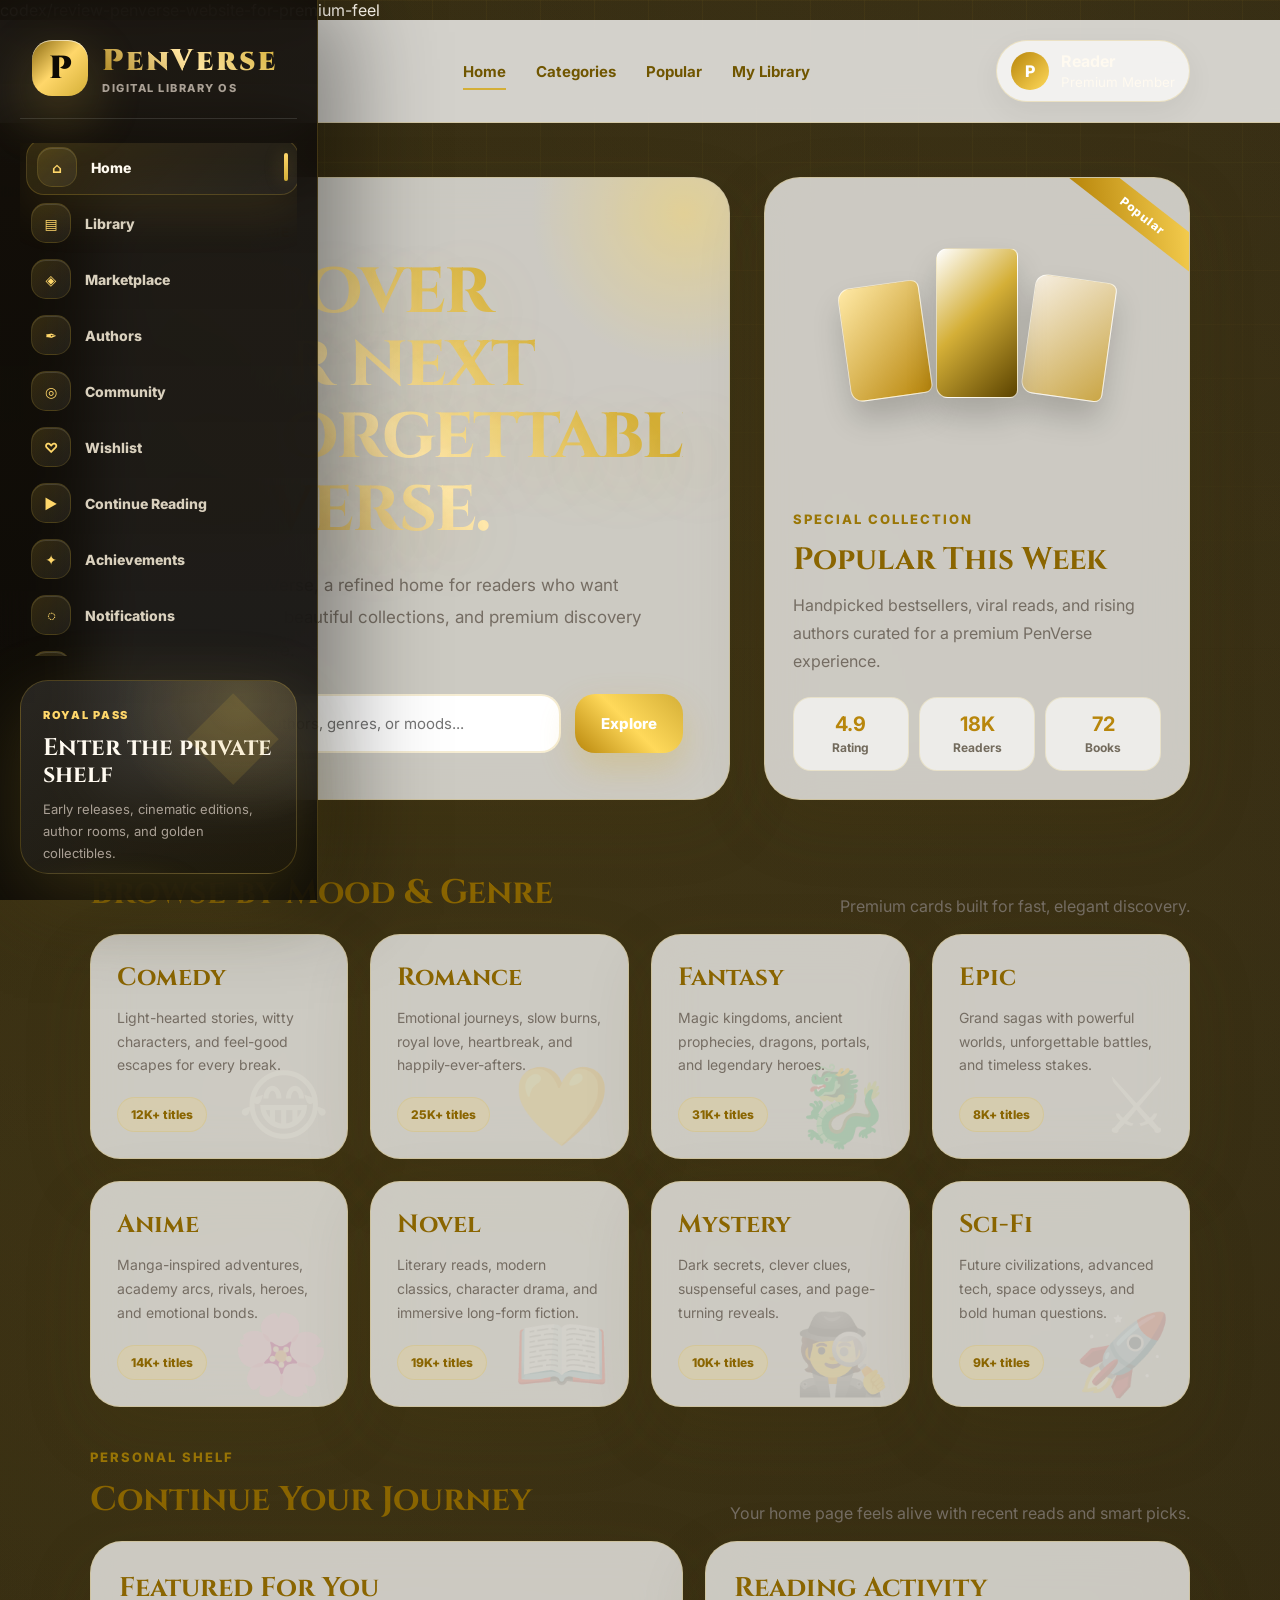
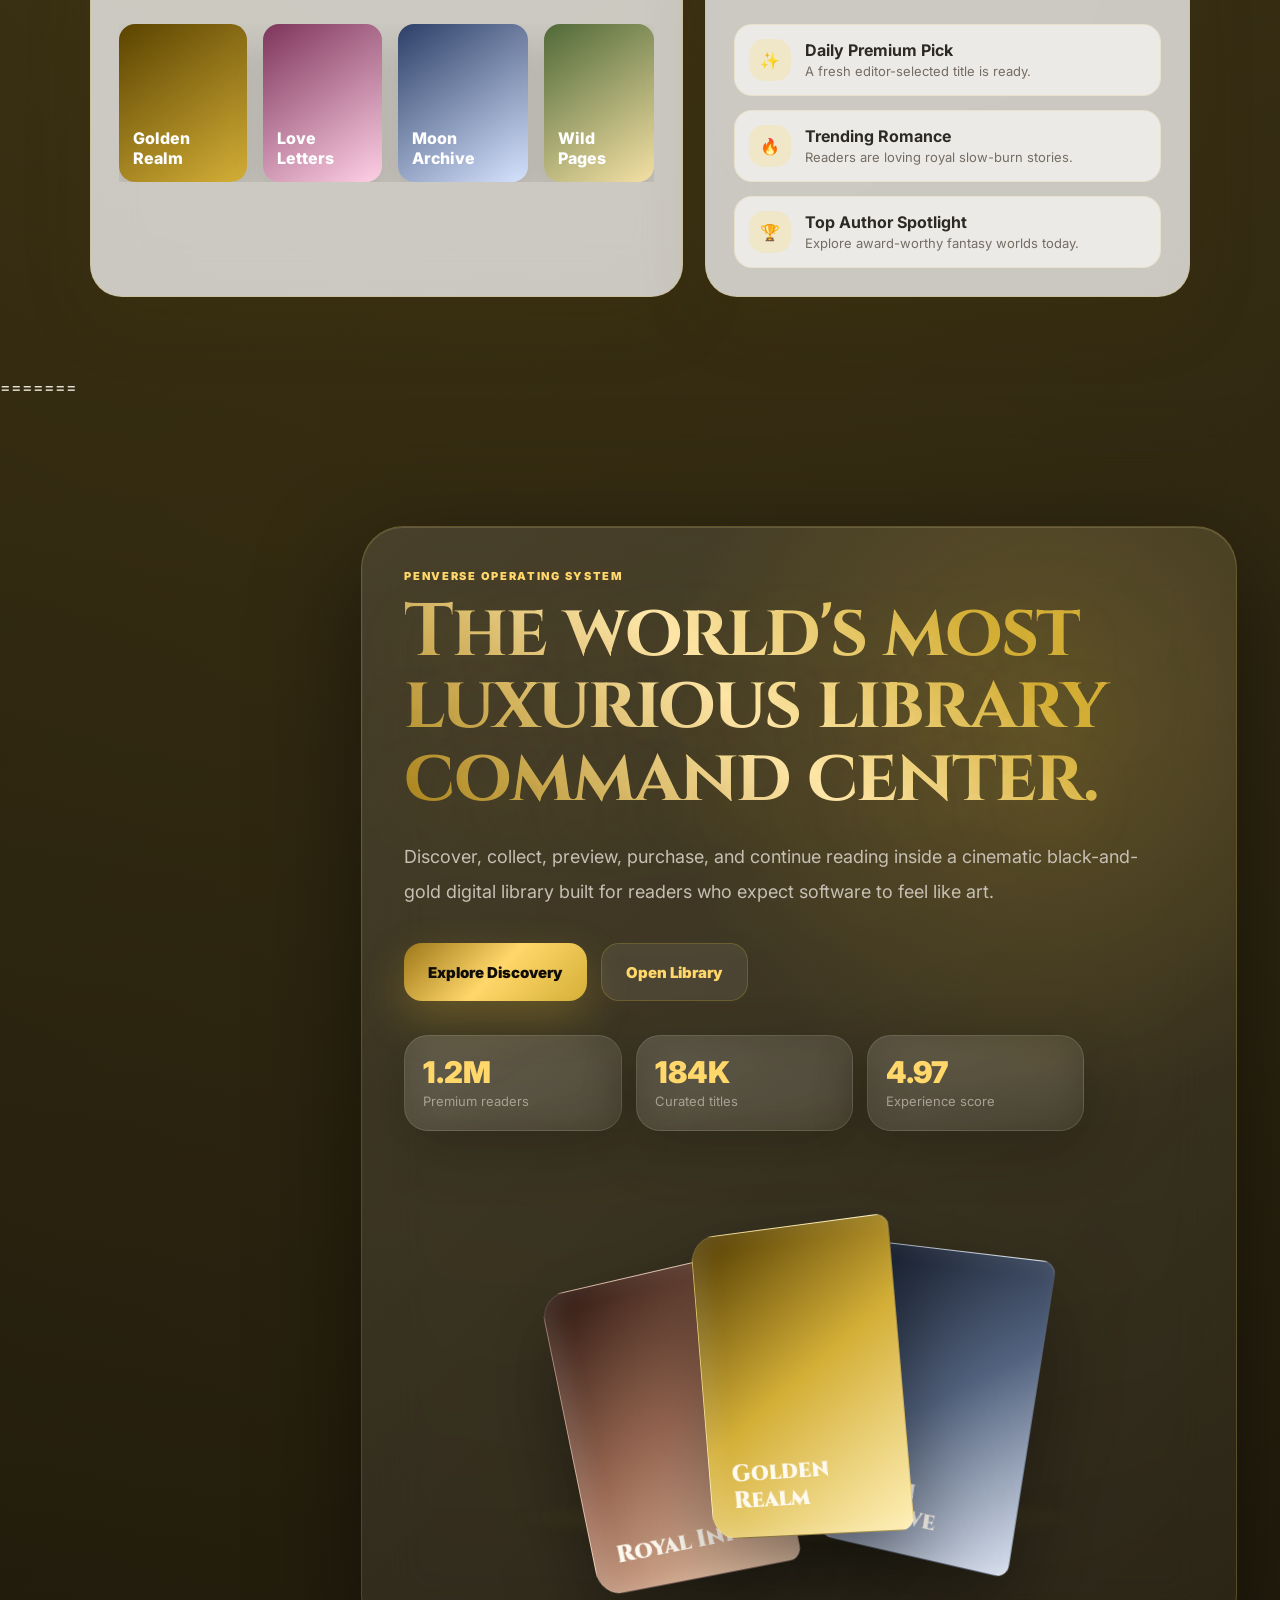
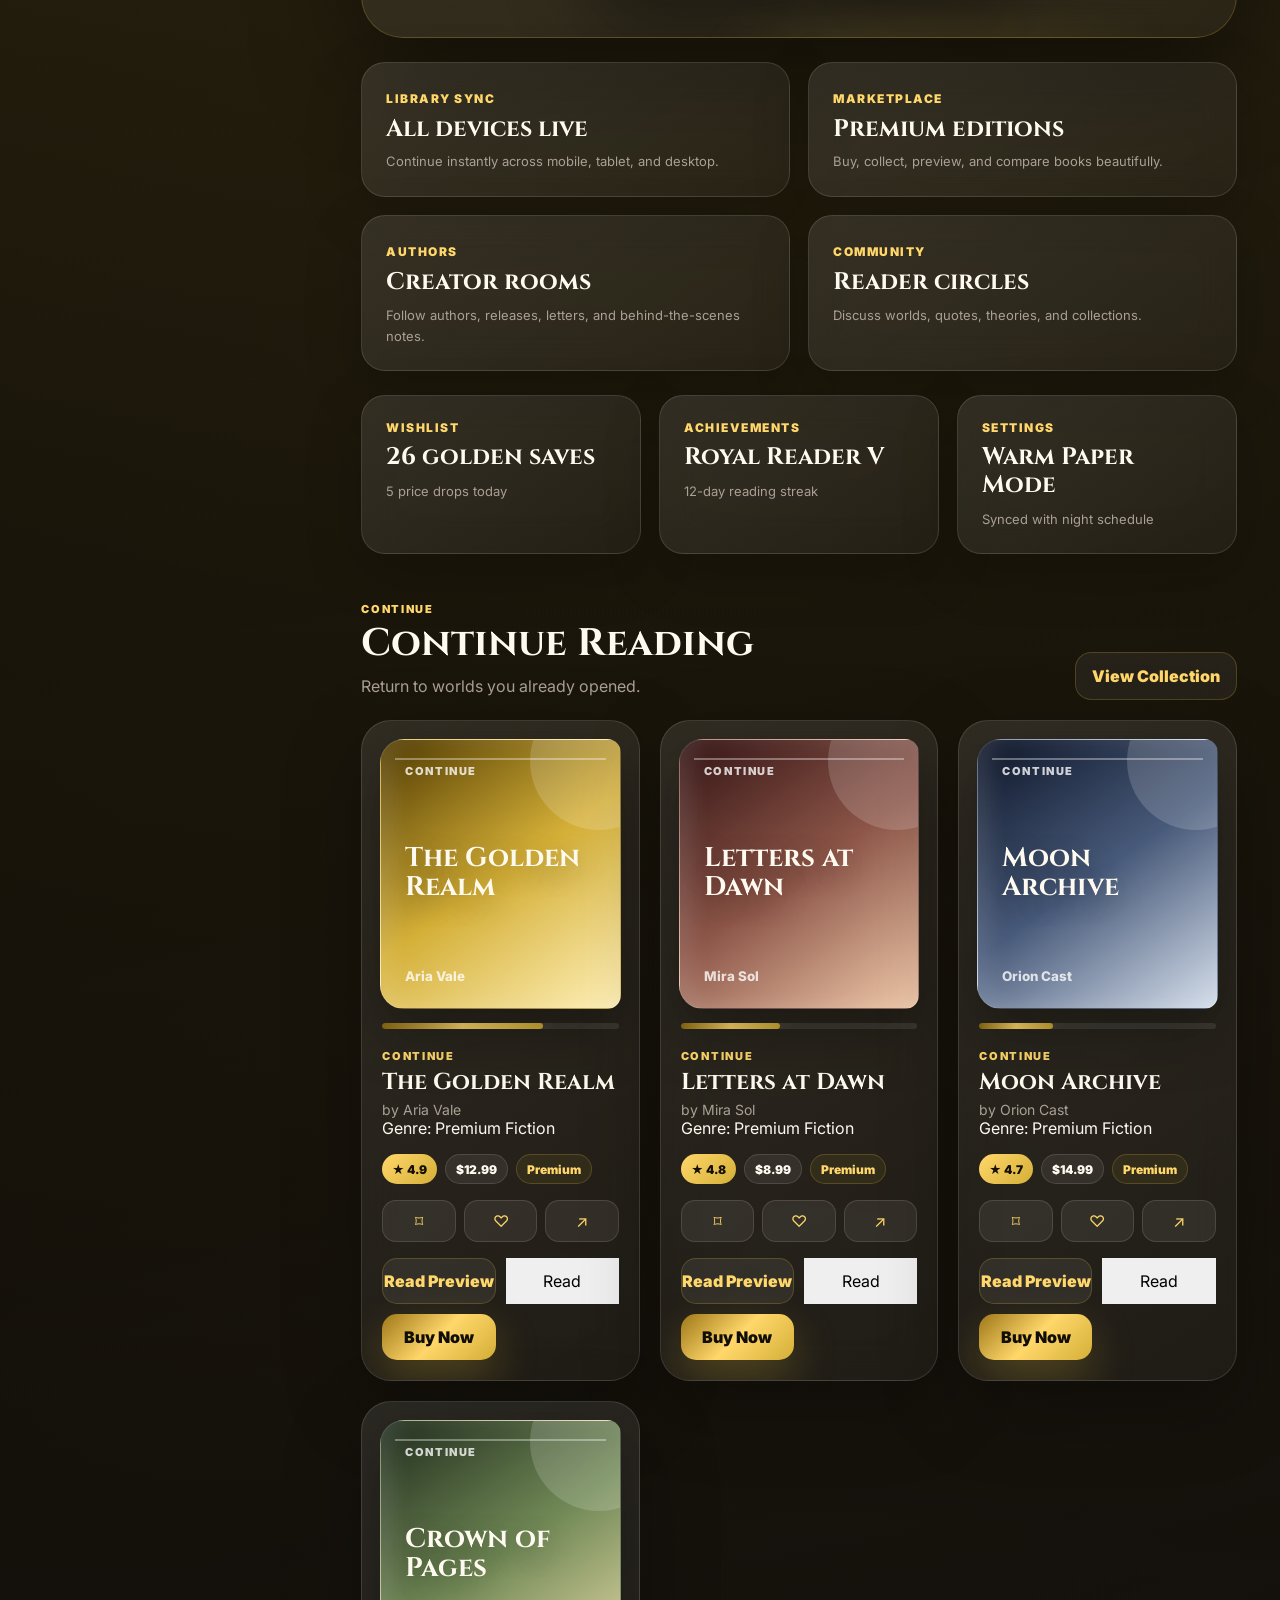
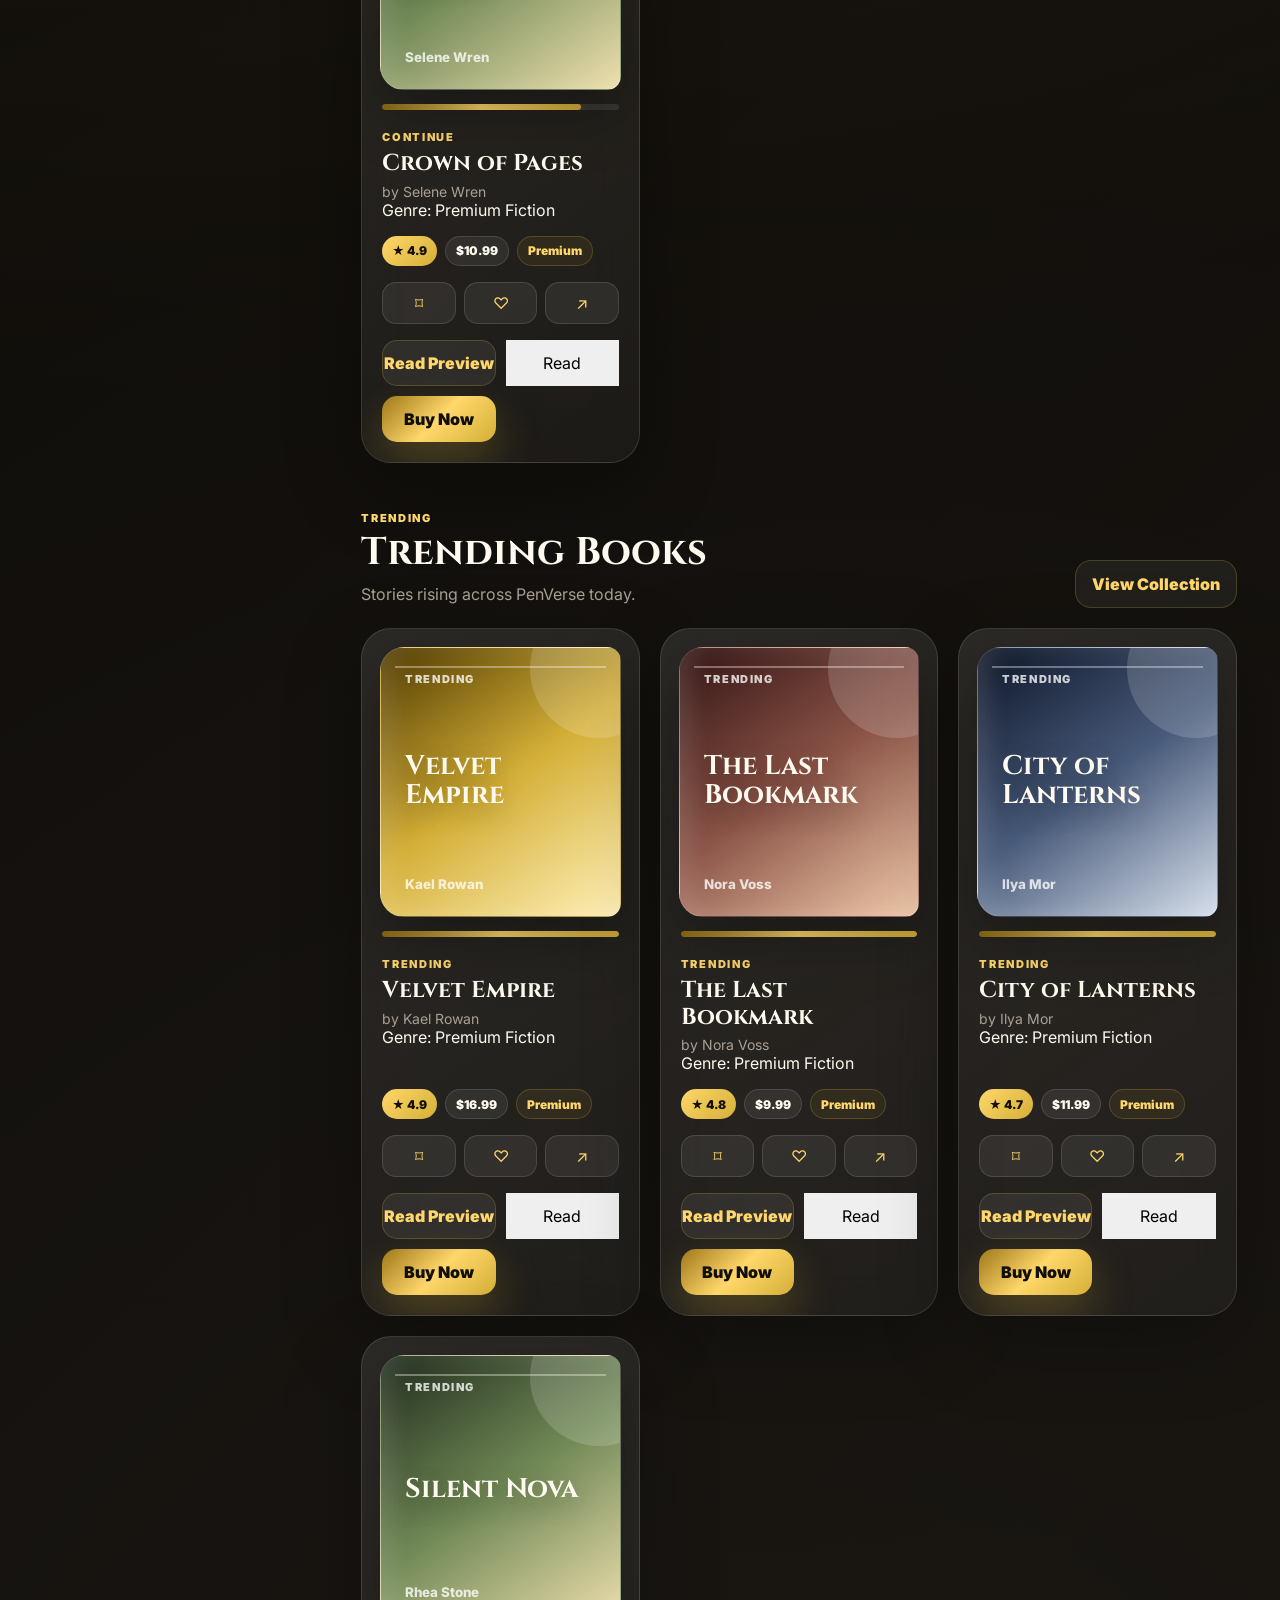
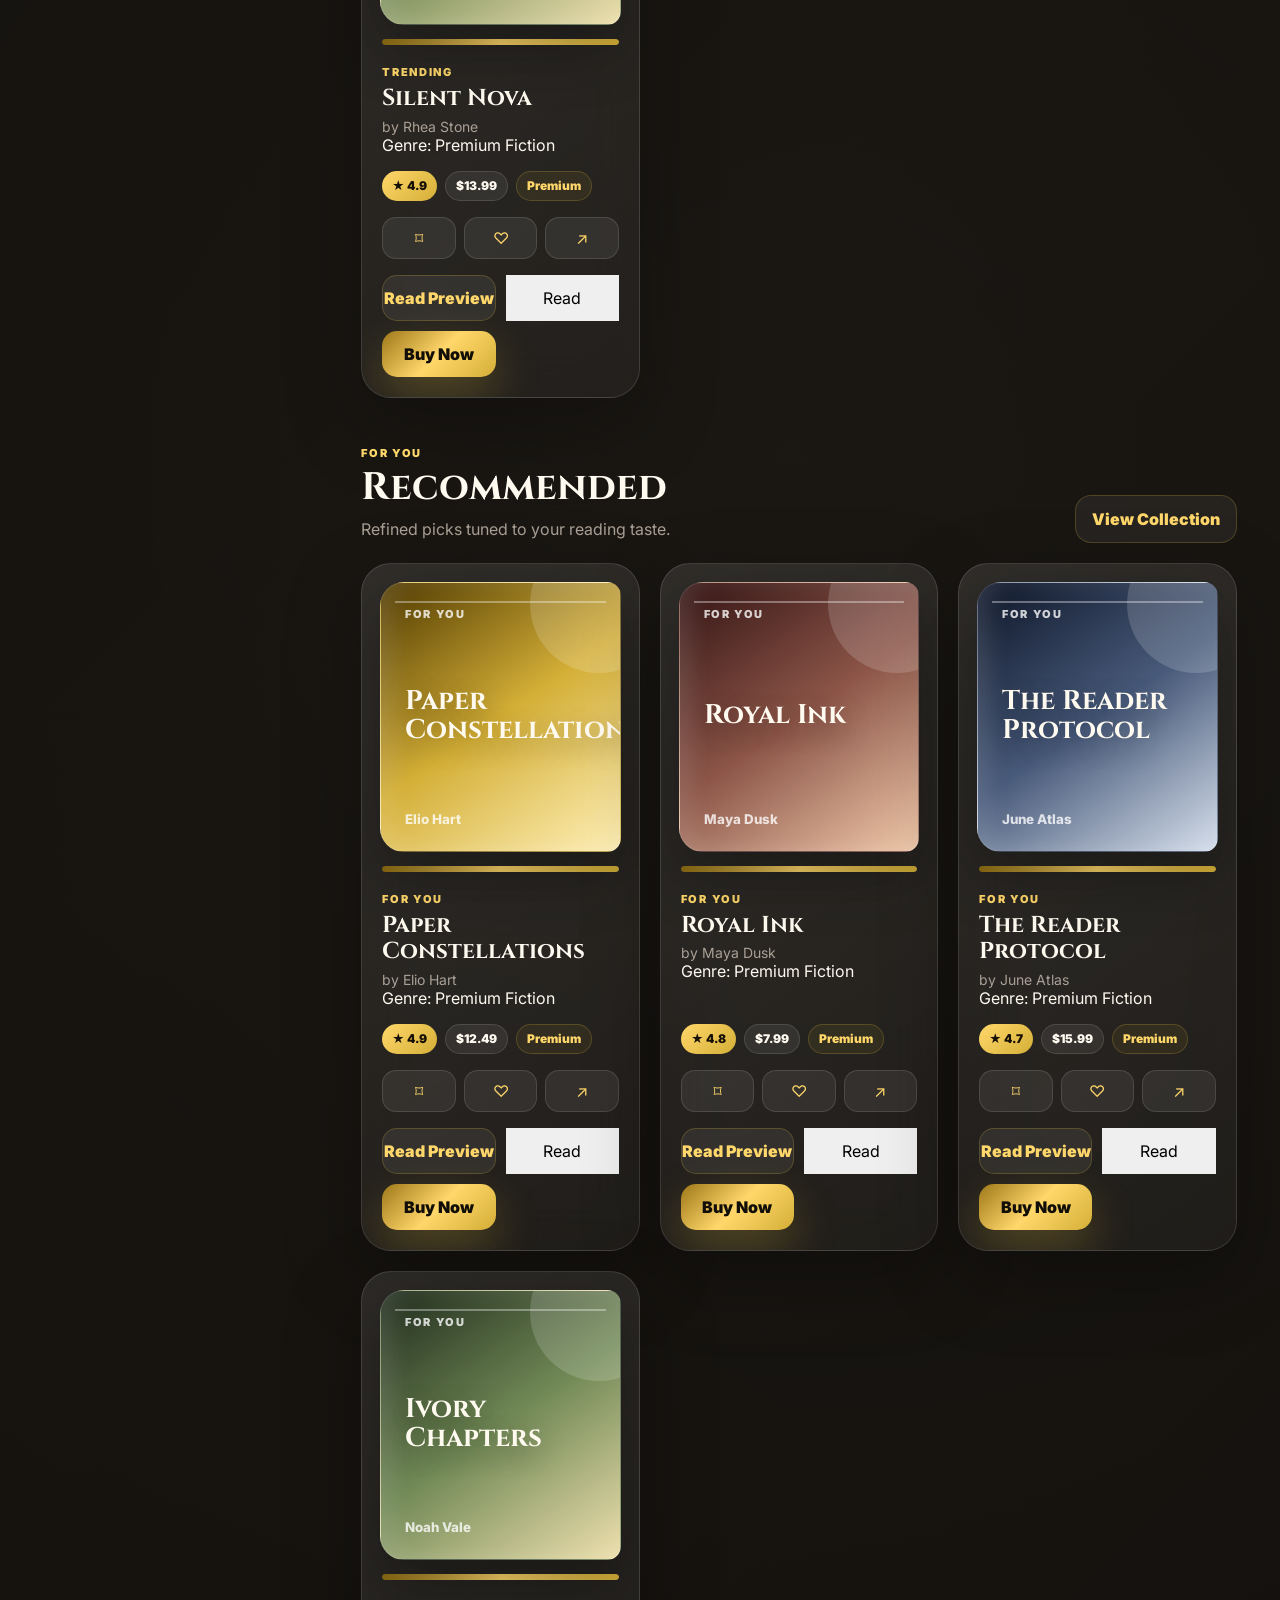
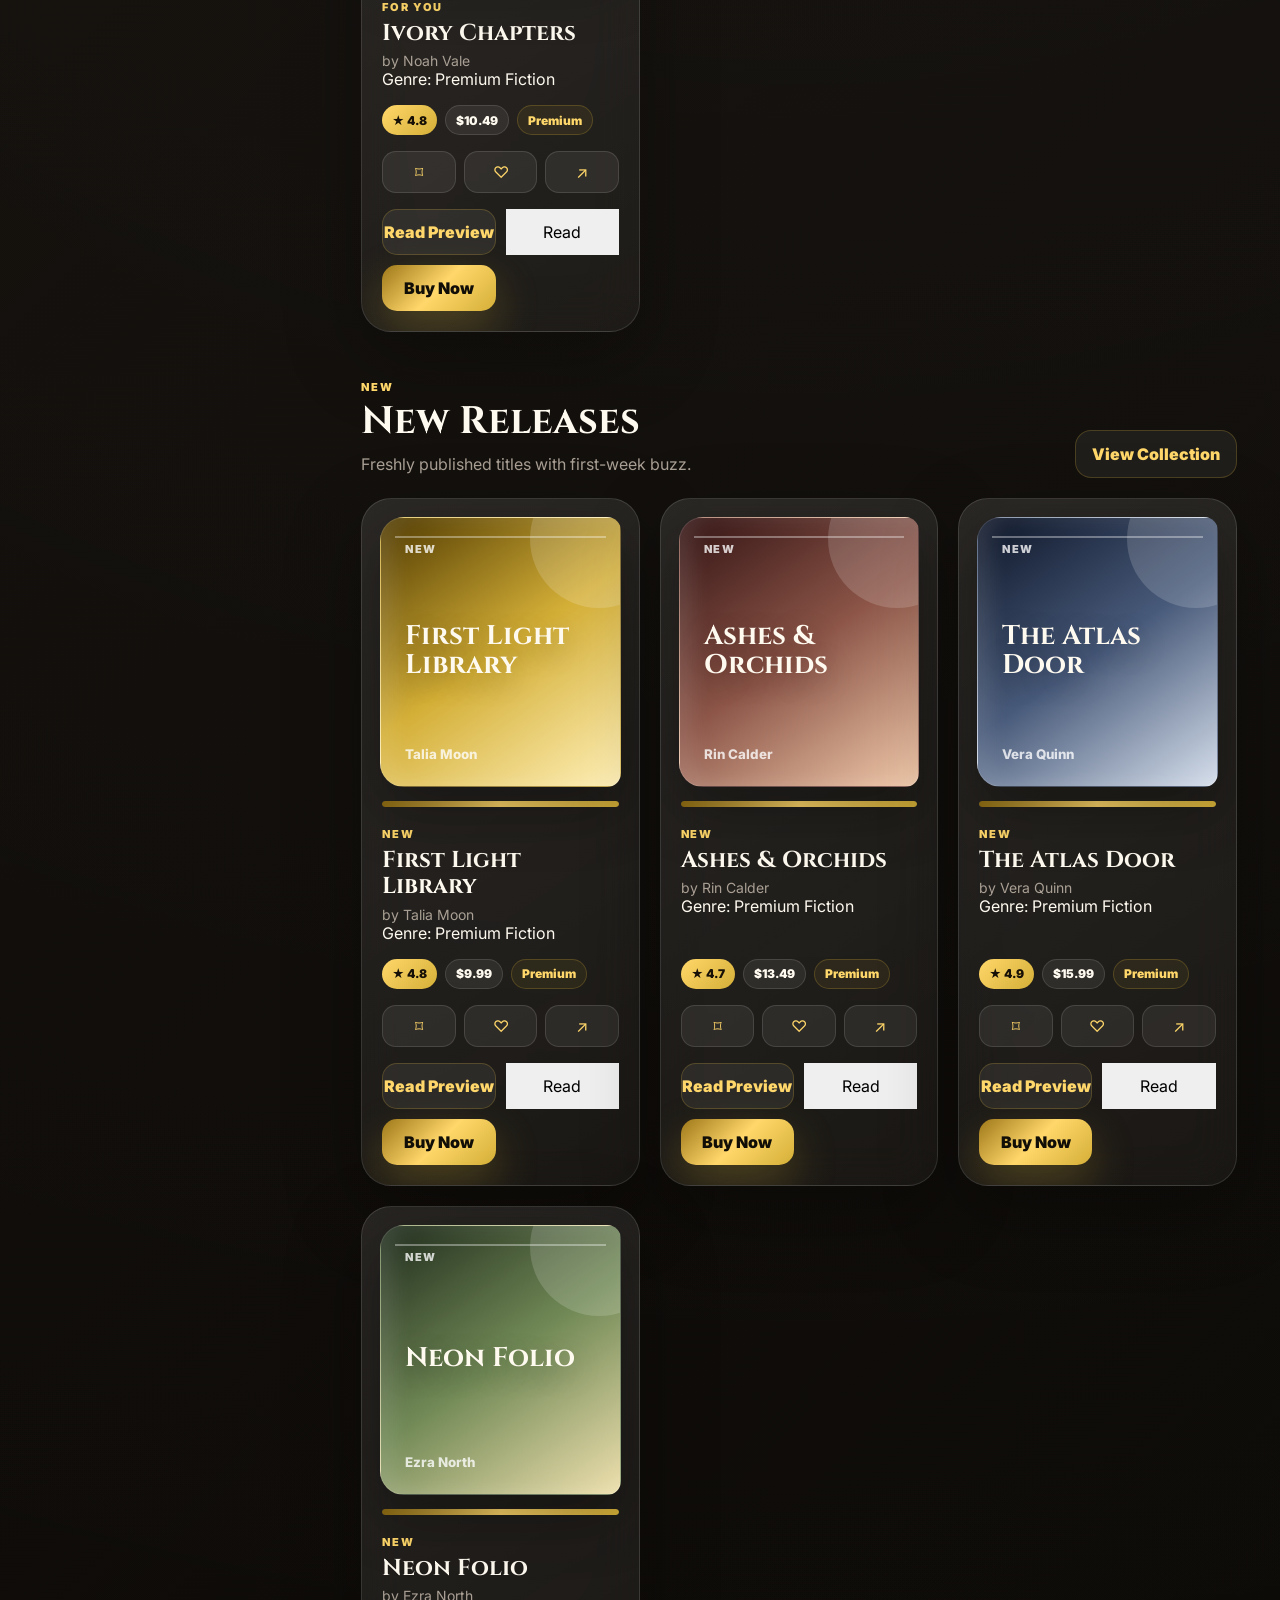
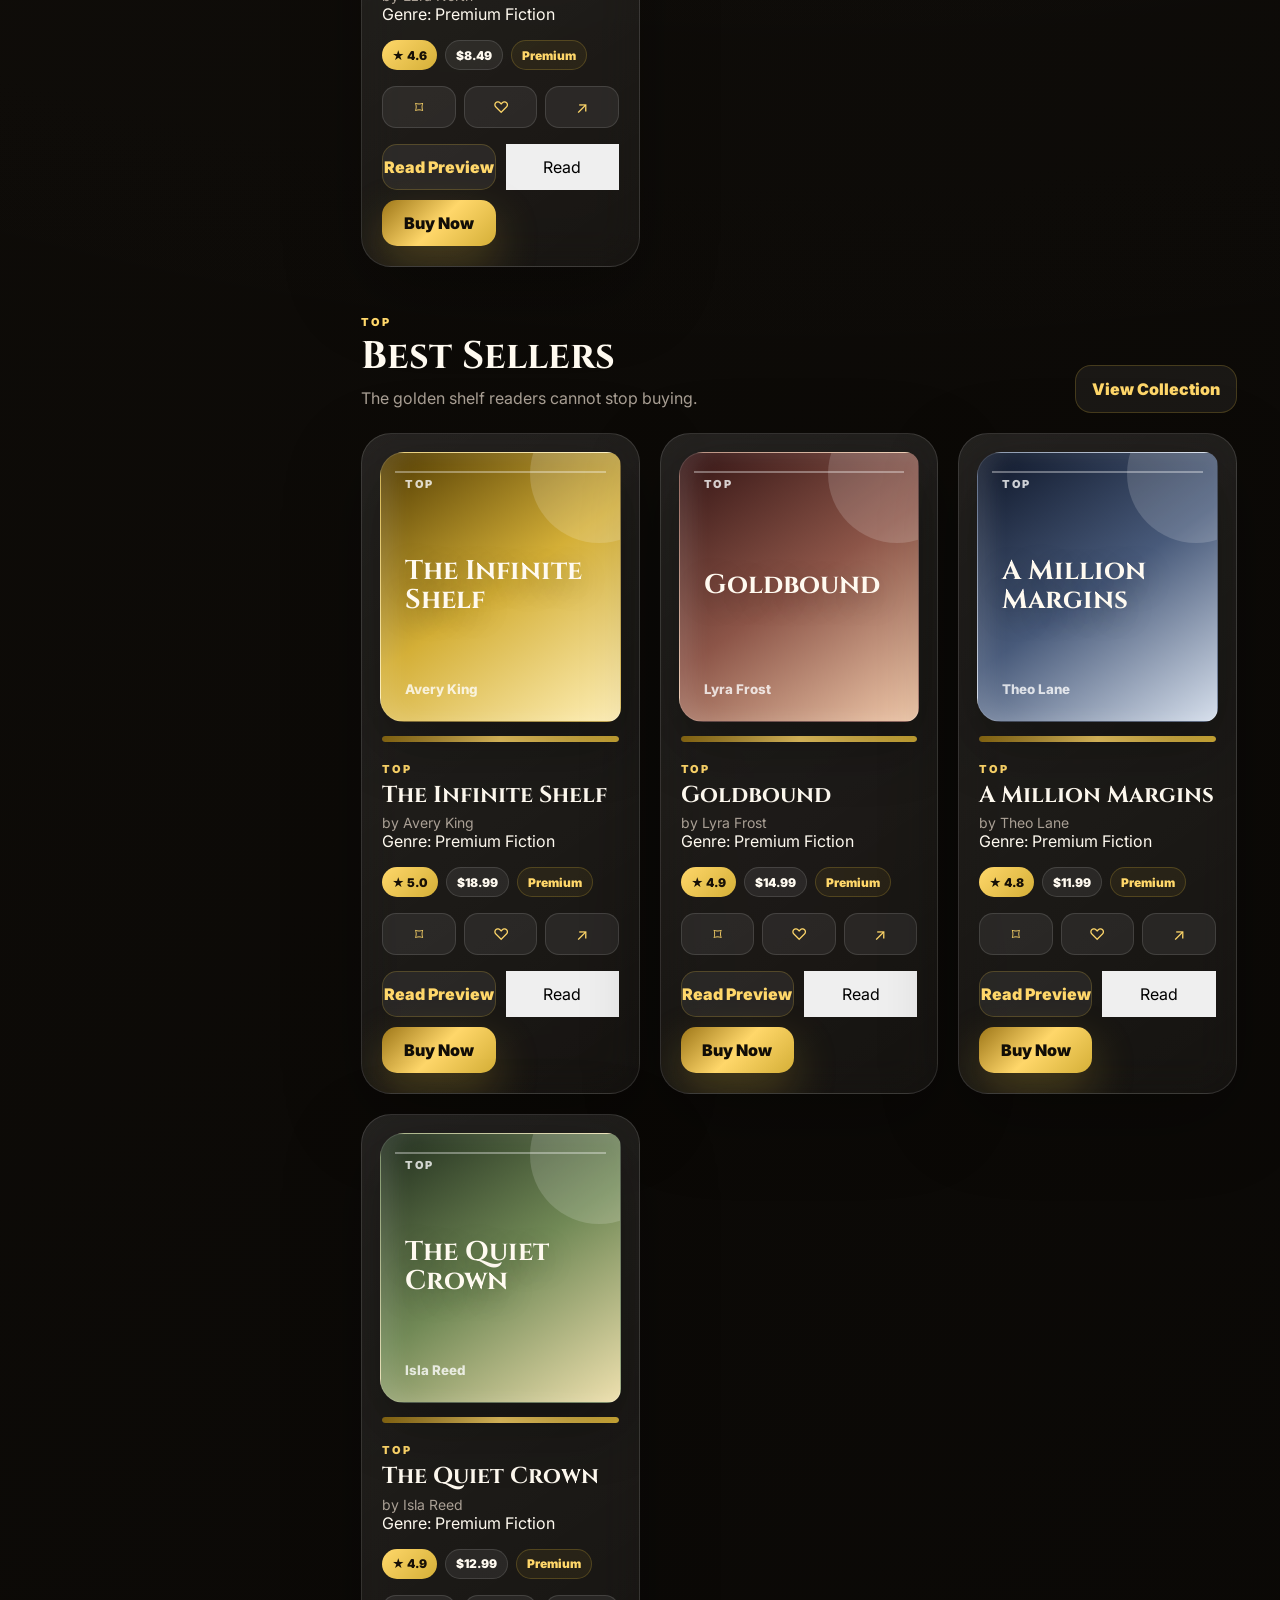
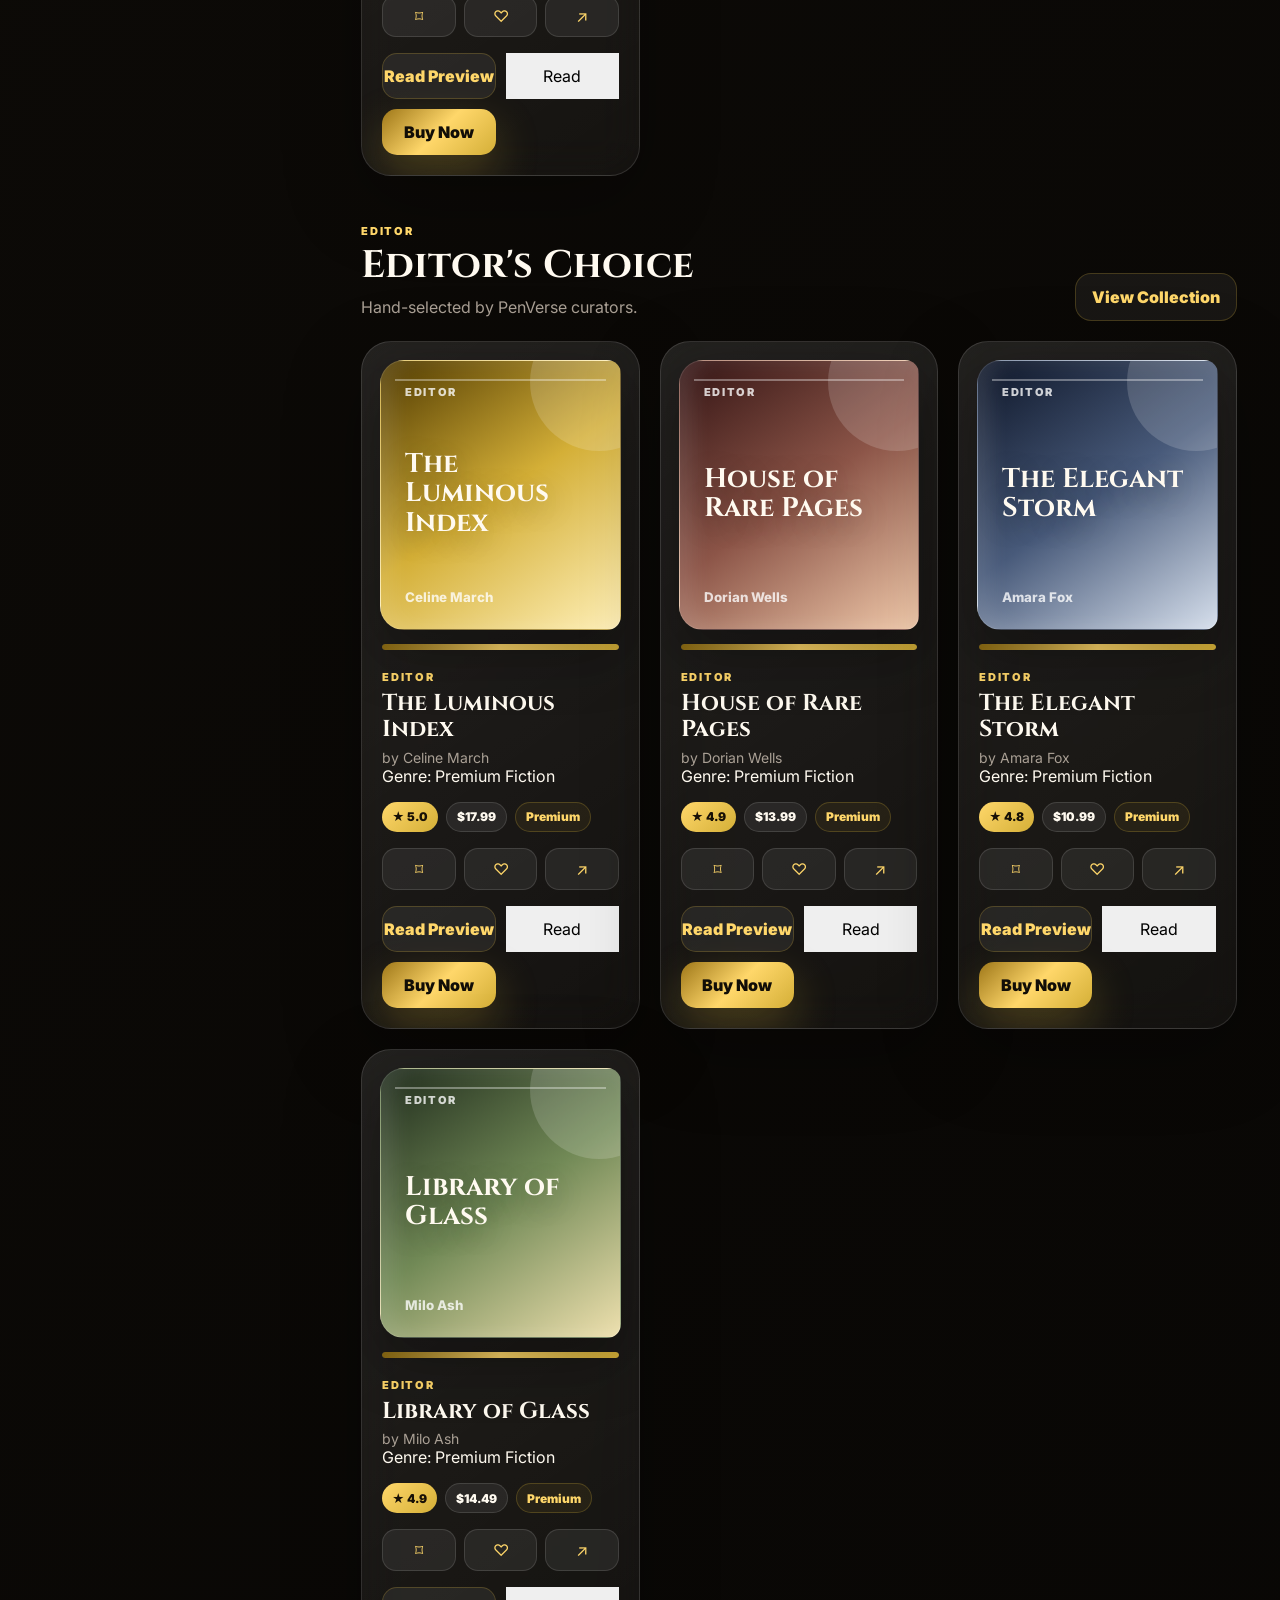
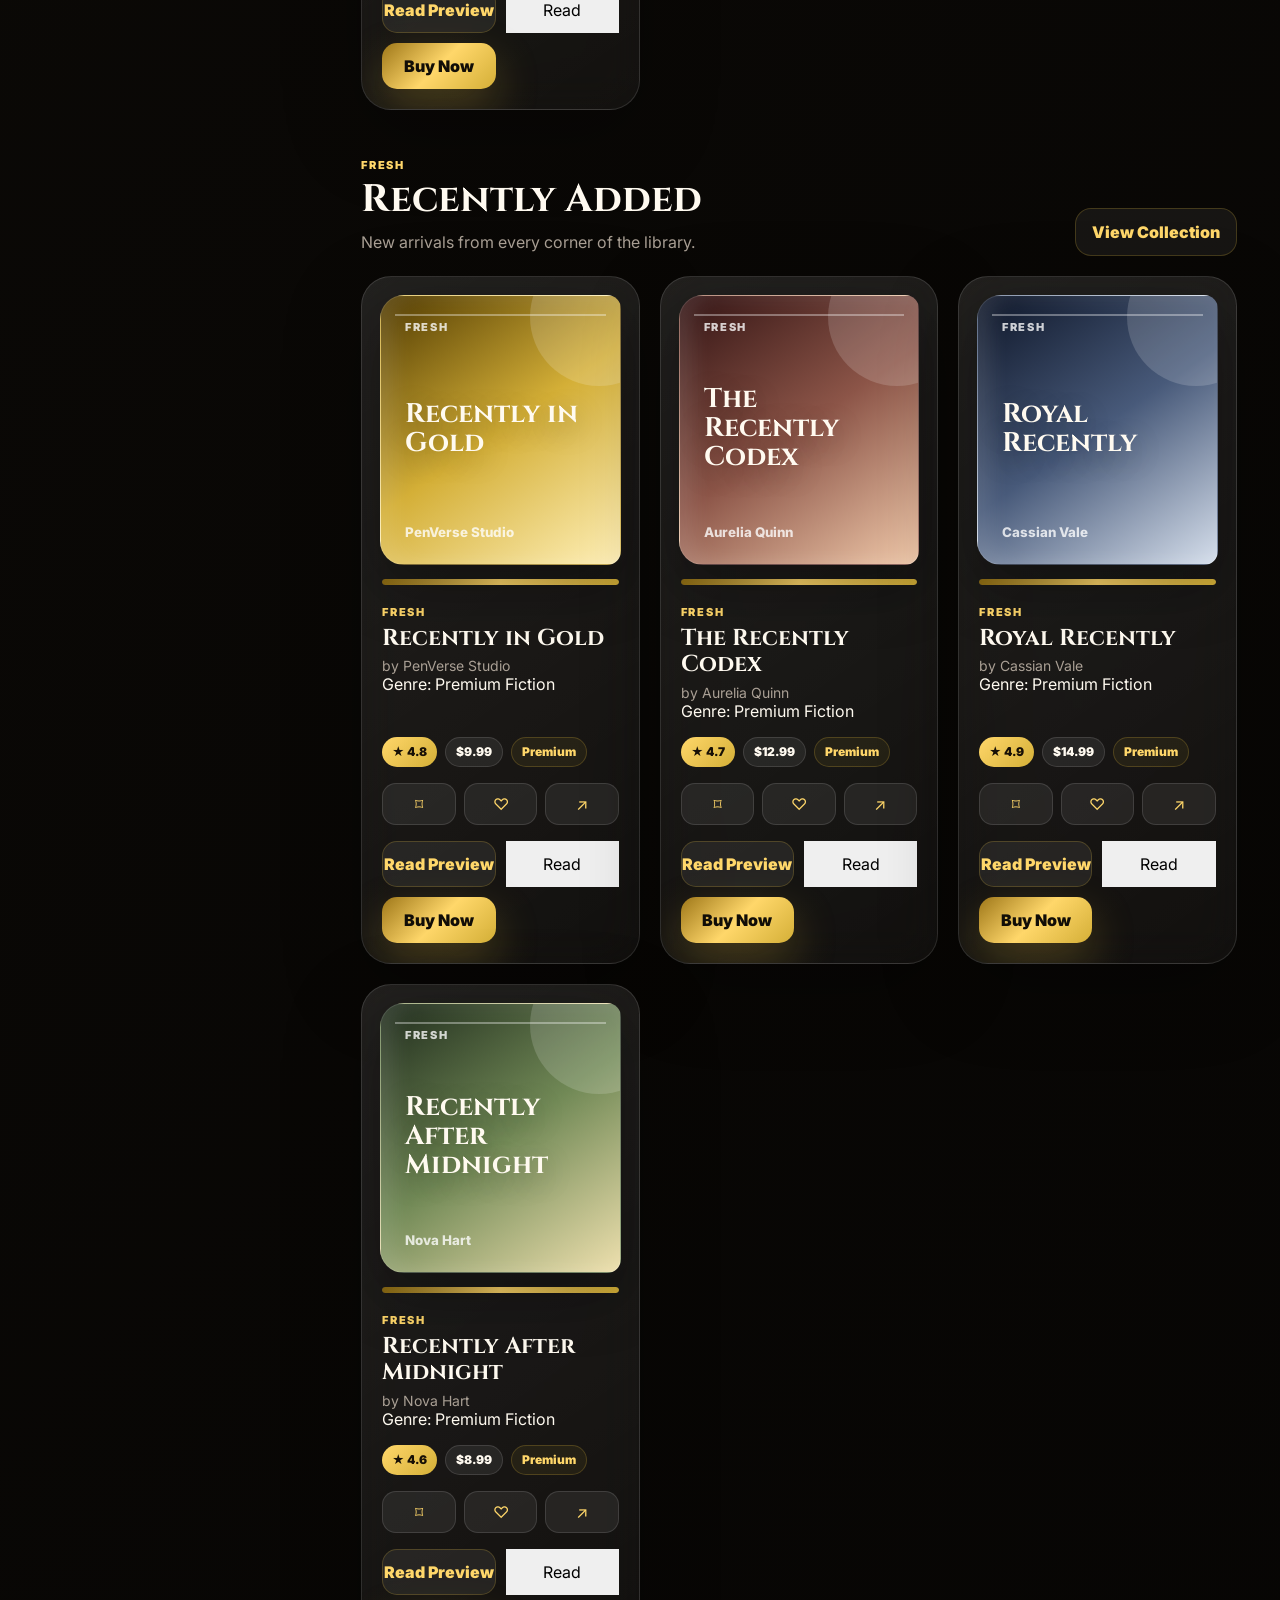
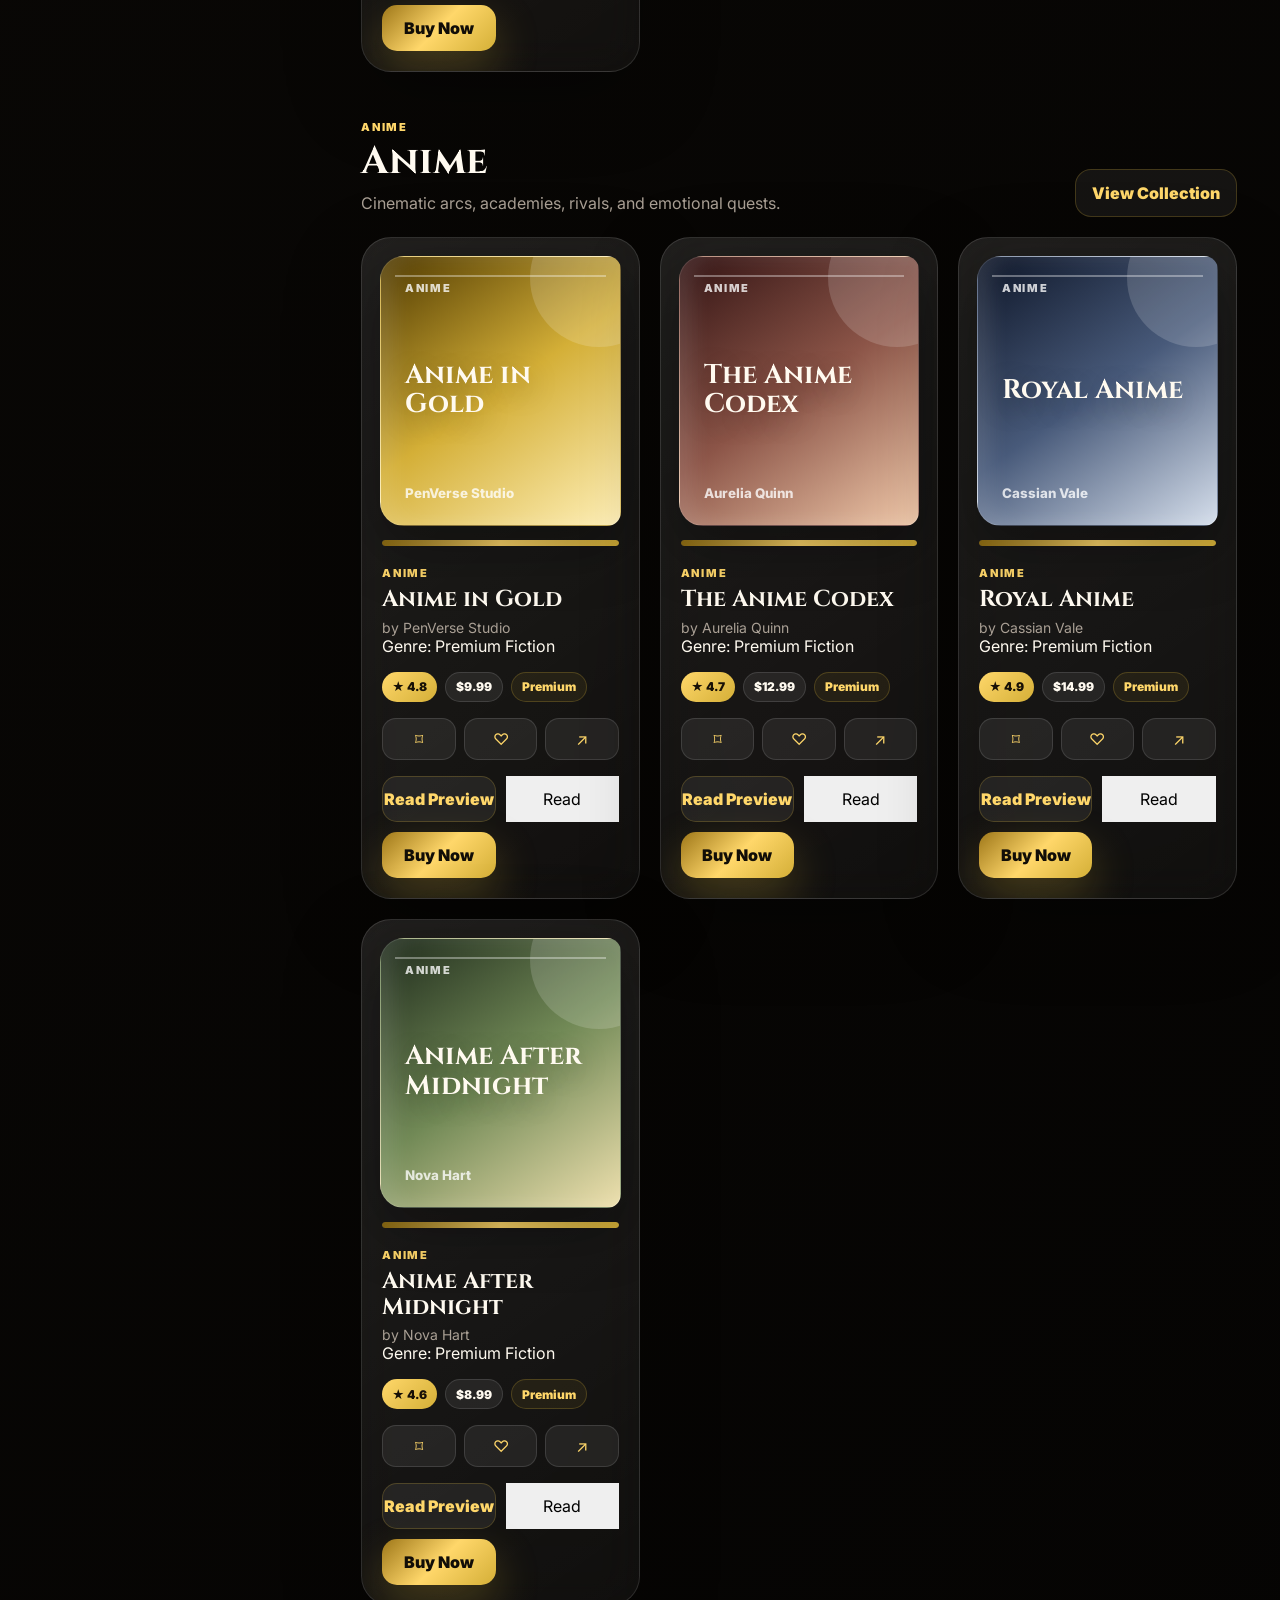
<file: dashboard.html>
<!DOCTYPE html>
<html lang="en">
<head>
<meta charset="UTF-8">
<meta name="viewport" content="width=device-width, initial-scale=1.0">
codex/review-penverse-website-for-premium-feel
<title>PenVerse Dashboard</title>
<meta name="description" content="PenVerse dashboard home for discovering premium books and stories.">
<meta property="og:title" content="PenVerse Dashboard">
<meta property="og:description" content="Discover premium books across romance, fantasy, comedy, anime, novels, and more.">
<meta name="theme-color" content="#D4AF37">
<link rel="preconnect" href="https://fonts.googleapis.com">
<link rel="preconnect" href="https://fonts.gstatic.com" crossorigin>
<link href="https://fonts.googleapis.com/css2?family=Cinzel:wght@400;600;700;800&family=Poppins:wght@300;400;500;600;700&display=swap" rel="stylesheet">
<link rel="stylesheet" href="dashboard.css">
</head>
<body>
<header>
  <div class="logo">PenVerse</div>
  <nav aria-label="Dashboard navigation">
    <a class="active" href="dashboard.html">Home</a>
    <a href="#categories">Categories</a>
    <a href="#popular">Popular</a>
    <a href="#library">My Library</a>
  </nav>
  <div class="profile-chip" aria-label="User profile">
    <div class="avatar">P</div>
    <div>
      <strong>Reader</strong><br>
      <small>Premium Member</small>
    </div>
  </div>
</header>
<main>
  <section class="hero" id="popular">
    <div class="welcome-panel">
      <div class="eyebrow">Dashboard Home</div>
      <h1>Discover your next unforgettable universe.</h1>
      <p>Welcome to PenVerse, a refined home for readers who want cinematic stories, beautiful collections, and premium discovery across every genre.</p>
      <form class="search-row" aria-label="Search books">
        <input type="search" placeholder="Search books, authors, genres, or moods...">
        <button class="gold-button" type="submit">Explore</button>
      </form>
    </div>
    <aside class="popular-card" aria-label="Popular book collection">
      <div class="book-stack" aria-hidden="true">
        <div class="book"></div>
        <div class="book"></div>
        <div class="book"></div>
      </div>
      <div>
        <div class="eyebrow">Special Collection</div>
        <h2>Popular This Week</h2>
        <p>Handpicked bestsellers, viral reads, and rising authors curated for a premium PenVerse experience.</p>
        <div class="metric-row">
          <div class="metric"><strong>4.9</strong><span>Rating</span></div>
          <div class="metric"><strong>18K</strong><span>Readers</span></div>
          <div class="metric"><strong>72</strong><span>Books</span></div>
        </div>
      </div>
    </aside>
  </section>

  <section id="categories" aria-labelledby="category-title">
    <div class="section-title">
      <div>
        <div class="eyebrow">Curated Categories</div>
        <h2 id="category-title">Browse by Mood & Genre</h2>
      </div>
      <p>Premium cards built for fast, elegant discovery.</p>
    </div>
    <div class="category-grid">
      <article class="category-card" data-icon="😂"><h3>Comedy</h3><p>Light-hearted stories, witty characters, and feel-good escapes for every break.</p><span>12K+ titles</span></article>
      <article class="category-card" data-icon="💛"><h3>Romance</h3><p>Emotional journeys, slow burns, royal love, heartbreak, and happily-ever-afters.</p><span>25K+ titles</span></article>
      <article class="category-card" data-icon="🐉"><h3>Fantasy</h3><p>Magic kingdoms, ancient prophecies, dragons, portals, and legendary heroes.</p><span>31K+ titles</span></article>
      <article class="category-card" data-icon="⚔️"><h3>Epic</h3><p>Grand sagas with powerful worlds, unforgettable battles, and timeless stakes.</p><span>8K+ titles</span></article>
      <article class="category-card" data-icon="🌸"><h3>Anime</h3><p>Manga-inspired adventures, academy arcs, rivals, heroes, and emotional bonds.</p><span>14K+ titles</span></article>
      <article class="category-card" data-icon="📖"><h3>Novel</h3><p>Literary reads, modern classics, character drama, and immersive long-form fiction.</p><span>19K+ titles</span></article>
      <article class="category-card" data-icon="🕵️"><h3>Mystery</h3><p>Dark secrets, clever clues, suspenseful cases, and page-turning reveals.</p><span>10K+ titles</span></article>
      <article class="category-card" data-icon="🚀"><h3>Sci-Fi</h3><p>Future civilizations, advanced tech, space odysseys, and bold human questions.</p><span>9K+ titles</span></article>
    </div>
  </section>

  <section id="library" aria-labelledby="library-title">
    <div class="section-title">
      <div>
        <div class="eyebrow">Personal Shelf</div>
        <h2 id="library-title">Continue Your Journey</h2>
      </div>
      <p>Your home page feels alive with recent reads and smart picks.</p>
    </div>
    <div class="shelf-grid">
      <div class="shelf-card">
        <h3>Featured For You</h3>
        <div class="book-row" aria-label="Featured book covers">
          <div class="mini-book">Golden Realm</div>
          <div class="mini-book">Love Letters</div>
          <div class="mini-book">Moon Archive</div>
          <div class="mini-book">Wild Pages</div>
        </div>
      </div>
      <div class="shelf-card">
        <h3>Reading Activity</h3>
        <div class="activity-list">
          <div class="activity-item"><div class="activity-icon">✨</div><div><strong>Daily Premium Pick</strong><span>A fresh editor-selected title is ready.</span></div></div>
          <div class="activity-item"><div class="activity-icon">🔥</div><div><strong>Trending Romance</strong><span>Readers are loving royal slow-burn stories.</span></div></div>
          <div class="activity-item"><div class="activity-icon">🏆</div><div><strong>Top Author Spotlight</strong><span>Explore award-worthy fantasy worlds today.</span></div></div>
        </div>
      </div>
    </div>
  </section>
</main>
=======
<title>PenVerse Dashboard | Premium Digital Library OS</title>
<meta name="description" content="PenVerse Dashboard is a premium digital library command center for discovering, collecting, previewing, buying, and continuing books across every shelf.">
<meta name="application-name" content="PenVerse">
<meta name="robots" content="index, follow">
<link rel="canonical" href="https://www.penverse.example/dashboard">
<meta property="og:type" content="website">
<meta property="og:url" content="https://www.penverse.example/dashboard">
<meta property="og:title" content="PenVerse Dashboard | Premium Digital Library OS">
<meta property="og:description" content="A cinematic commercial dashboard for premium reading, discovery, collections, and intelligent book commerce.">
<meta property="og:image" content="assets/books/penverse-dashboard-preview.jpg">
<meta name="twitter:card" content="summary_large_image">
<meta name="twitter:title" content="PenVerse Dashboard | Premium Digital Library OS">
<meta name="twitter:description" content="Discover, preview, buy, and continue premium books inside PenVerse.">
<meta name="twitter:image" content="assets/books/penverse-dashboard-preview.jpg">
<meta name="theme-color" content="#0B0A08">
<link rel="preconnect" href="https://fonts.googleapis.com">
<link rel="preconnect" href="https://fonts.gstatic.com" crossorigin>
<link href="https://fonts.googleapis.com/css2?family=Cinzel:wght@400;600;700;800;900&family=Inter:wght@400;500;600;700;800;900&family=Poppins:wght@300;400;500;600;700;800;900&display=swap" rel="stylesheet">
<script type="application/ld+json">
{
  "@context": "https://schema.org",
  "@type": "WebApplication",
  "name": "PenVerse Dashboard",
  "applicationCategory": "BooksApplication",
  "operatingSystem": "Web",
  "url": "https://www.penverse.example/dashboard",
  "description": "Premium digital library dashboard for discovery, reading, collections, and commerce."
}
</script>
<style>
.screen-reader-text,.skip-to-content-link:not(:focus){position:absolute;width:1px;height:1px;padding:0;margin:-1px;overflow:hidden;clip:rect(0,0,0,0);white-space:nowrap;border:0;}
.skip-to-content-link:focus{position:fixed;top:16px;left:16px;z-index:2000;padding:12px 18px;border-radius:999px;background:#ffd76a;color:#080706;font-weight:900;text-decoration:none;}
</style>
<link rel="stylesheet" href="dashboard.css">
<script src="dashboard.js" defer></script>
</head>
<body>
<a class="skip-to-content-link" href="#home">Skip to content</a>
<div class="loading-surface" id="loading-overlay" role="status" aria-live="polite" aria-label="Loading PenVerse dashboard">
  <div class="loading-orb"></div>
  <div class="loading-line"></div>
</div>
<div class="penverse-os-shell">
  <!-- Sidebar -->
  <aside class="luxury-sidebar" id="sidebar-navigation-panel" aria-label="PenVerse operating system sidebar">
    <div class="sidebar-brand-panel">
      <div class="brand-sigil">P</div>
      <div>
        <a class="brand-title" href="#home">PenVerse</a>
        <p>Digital Library OS</p>
      </div>
    </div>
    <nav class="sidebar-navigation" aria-label="Primary navigation">
      <a class="sidebar-navigation-item active" href="#home" aria-current="page" data-nav-link><span class="sidebar-icon">⌂</span><span>Home</span><em></em></a>
      <a class="sidebar-navigation-item" href="#library-command" data-nav-link><span class="sidebar-icon">▤</span><span>Library</span><em></em></a>
      <a class="sidebar-navigation-item" href="#marketplace" data-nav-link><span class="sidebar-icon">◈</span><span>Marketplace</span><em></em></a>
      <a class="sidebar-navigation-item" href="#authors" data-nav-link><span class="sidebar-icon">✒</span><span>Authors</span><em></em></a>
      <a class="sidebar-navigation-item" href="#community" data-nav-link><span class="sidebar-icon">◎</span><span>Community</span><em></em></a>
      <a class="sidebar-navigation-item" href="#wishlist" data-nav-link><span class="sidebar-icon">♡</span><span>Wishlist</span><em></em></a>
      <a class="sidebar-navigation-item" href="#continue-reading" data-nav-link><span class="sidebar-icon">▶</span><span>Continue Reading</span><em></em></a>
      <a class="sidebar-navigation-item" href="#achievements" data-nav-link><span class="sidebar-icon">✦</span><span>Achievements</span><em></em></a>
      <a class="sidebar-navigation-item" href="#notifications" data-nav-link><span class="sidebar-icon">◌</span><span>Notifications</span><em></em></a>
      <a class="sidebar-navigation-item" href="#settings" data-nav-link><span class="sidebar-icon">⚙</span><span>Settings</span><em></em></a>
      <a class="sidebar-navigation-item" href="#profile" data-nav-link><span class="sidebar-icon">◐</span><span>Profile</span><em></em></a>
      <a class="sidebar-navigation-item premium-link" href="#premium" data-nav-link><span class="sidebar-icon">◆</span><span>Premium</span><em></em></a>
    </nav>
    <div class="sidebar-premium-card" id="premium">
      <span>Royal Pass</span>
      <h2>Enter the private shelf</h2>
      <p>Early releases, cinematic editions, author rooms, and golden collectibles.</p>
      <button type="button" class="magnetic-button">Upgrade OS</button>
    </div>
  </aside>
  <div class="operating-system-stage">
    <!-- Top Navigation -->
    <header class="luxury-topbar">
      <button class="mobile-menu-button" type="button" aria-label="Open sidebar" aria-controls="sidebar-navigation-panel" aria-expanded="false">☰</button>
      <form class="topbar-search" role="search" aria-label="Search the PenVerse library" action="#search-results" method="get">
        <span aria-hidden="true">⌕</span>
        <label class="screen-reader-text" for="dashboard-search-input">Search books, authors, worlds, topics, and moods</label>
        <input id="dashboard-search-input" name="q" type="search" autocomplete="off" enterkeyhint="search" placeholder="Search books, authors, worlds, topics, moods..." aria-controls="search-results search-overlay">
        <kbd aria-label="Command K keyboard shortcut">⌘ K</kbd>
      </form>
      <div class="topbar-actions">
        <button class="topbar-icon-button" type="button" aria-label="Open notifications" id="notifications" aria-controls="notification-root" aria-expanded="false">◌</button>
        <span class="topbar-premium-badge">Premium</span>
        <button class="topbar-profile" type="button" aria-label="Open Reader Prime profile" id="profile" aria-haspopup="dialog" aria-expanded="false"><span aria-hidden="true">PV</span><strong>Reader Prime</strong></button>
      </div>
    </header>
    <!-- Main Dashboard -->
    <main class="dashboard-content" id="home" tabindex="-1">
      <!-- Hero -->
      <section class="cinematic-hero" data-parallax-layer data-section-reveal>
        <div class="hero-glow-field" aria-hidden="true"></div>
        <div class="hero-copy-panel">
          <p class="section-eyebrow">PenVerse Operating System</p>
          <h1>The world's most luxurious library command center.</h1>
          <p>Discover, collect, preview, purchase, and continue reading inside a cinematic black-and-gold digital library built for readers who expect software to feel like art.</p>
          <div class="hero-command-row">
            <a class="primary-command magnetic-button" href="#trending-books">Explore Discovery</a>
            <a class="secondary-command magnetic-button" href="#library-command">Open Library</a>
          </div>
          <div class="hero-intelligence-grid">
            <article><strong>1.2M</strong><span>Premium readers</span></article>
            <article><strong>184K</strong><span>Curated titles</span></article>
            <article><strong>4.97</strong><span>Experience score</span></article>
          </div>
        </div>
        <div class="hero-showcase-panel">
          <div class="showcase-book orbit-book-one"><span>Golden Realm</span></div>
          <div class="showcase-book orbit-book-two"><span>Moon Archive</span></div>
          <div class="showcase-book orbit-book-three"><span>Royal Ink</span></div>
          <div class="hero-reflection"></div>
        </div>
      </section>
      <!-- Library Command -->
      <section class="command-strip" id="library-command" aria-labelledby="library-command-title" data-section-reveal>
        <h2 id="library-command-title" class="screen-reader-text">Library Command</h2>
        <article><span>Library Sync</span><strong>All devices live</strong><p>Continue instantly across mobile, tablet, and desktop.</p></article>
        <article id="marketplace"><span>Marketplace</span><strong>Premium editions</strong><p>Buy, collect, preview, and compare books beautifully.</p></article>
        <article id="authors"><span>Authors</span><strong>Creator rooms</strong><p>Follow authors, releases, letters, and behind-the-scenes notes.</p></article>
        <article id="community"><span>Community</span><strong>Reader circles</strong><p>Discuss worlds, quotes, theories, and collections.</p></article>
      </section>
      <!-- Personal System -->
      <section class="personal-system-grid" aria-label="Personal reading system status" data-section-reveal>
        <article class="system-widget" id="wishlist"><p>Wishlist</p><h2>26 golden saves</h2><span>5 price drops today</span></article>
        <article class="system-widget" id="achievements"><p>Achievements</p><h2>Royal Reader V</h2><span>12-day reading streak</span></article>
        <article class="system-widget" id="settings"><p>Settings</p><h2>Warm Paper Mode</h2><span>Synced with night schedule</span></article>
      </section>
      <!-- Continue Reading -->
      <section class="library-section" id="continue-reading" aria-labelledby="continue-reading-title" data-dynamic-region="continue-reading" data-section-reveal>
        <div class="section-header">
          <div>
            <p class="section-eyebrow">Continue</p>
            <h2 id="continue-reading-title">Continue Reading</h2>
            <span>Return to worlds you already opened.</span>
          </div>
          <a class="section-link" href="#continue-reading" aria-label="Open all Continue Reading books">View Collection</a>
        </div>
        <div class="book-carousel" role="list" aria-label="Continue Reading book shelf">
          <article class="premium-book-card cover-style-1" role="listitem" tabindex="0">
            <div class="book-card-shine" aria-hidden="true"></div>
            <figure class="book-cover-art" role="img" aria-label="Book cover artwork" data-cover-src="assets/books/cover-art.svg">
              <span class="cover-kicker">Continue</span>
              <strong>The Golden Realm</strong>
              <small>Aria Vale</small>
            </figure>
            <div class="reading-progress progress-68" aria-label="Reading progress 68%"><span></span></div>
            <div class="book-card-content">
              <div>
                <p class="book-category-label">Continue</p>
                <h3>The Golden Realm</h3>
                <p class="book-author">by Aria Vale</p>
                <p class="book-genre">Genre: <span>Premium Fiction</span></p>
              </div>
              <div class="book-meta-row">
                <span class="book-rating">★ 4.9</span>
                <span class="book-price">$12.99</span>
                <span class="premium-chip">Premium</span>
              </div>
              <div class="book-icon-actions" aria-label="Book actions">
                <button type="button" aria-label="Bookmark The Golden Realm">⌑</button>
                <button type="button" aria-label="Add The Golden Realm to wishlist">♡</button>
                <button type="button" aria-label="Share The Golden Realm">↗</button>
              </div>
              <div class="book-primary-actions">
                <button class="preview-button" type="button">Read Preview</button>
                <button class="read-button" type="button">Read</button>
                <button class="buy-button" type="button">Buy Now</button>
              </div>
            </div>
          </article>
          <article class="premium-book-card cover-style-2" role="listitem" tabindex="0">
            <div class="book-card-shine" aria-hidden="true"></div>
            <figure class="book-cover-art" role="img" aria-label="Book cover artwork" data-cover-src="assets/books/cover-art.svg">
              <span class="cover-kicker">Continue</span>
              <strong>Letters at Dawn</strong>
              <small>Mira Sol</small>
            </figure>
            <div class="reading-progress progress-42" aria-label="Reading progress 42%"><span></span></div>
            <div class="book-card-content">
              <div>
                <p class="book-category-label">Continue</p>
                <h3>Letters at Dawn</h3>
                <p class="book-author">by Mira Sol</p>
                <p class="book-genre">Genre: <span>Premium Fiction</span></p>
              </div>
              <div class="book-meta-row">
                <span class="book-rating">★ 4.8</span>
                <span class="book-price">$8.99</span>
                <span class="premium-chip">Premium</span>
              </div>
              <div class="book-icon-actions" aria-label="Book actions">
                <button type="button" aria-label="Bookmark Letters at Dawn">⌑</button>
                <button type="button" aria-label="Add Letters at Dawn to wishlist">♡</button>
                <button type="button" aria-label="Share Letters at Dawn">↗</button>
              </div>
              <div class="book-primary-actions">
                <button class="preview-button" type="button">Read Preview</button>
                <button class="read-button" type="button">Read</button>
                <button class="buy-button" type="button">Buy Now</button>
              </div>
            </div>
          </article>
          <article class="premium-book-card cover-style-3" role="listitem" tabindex="0">
            <div class="book-card-shine" aria-hidden="true"></div>
            <figure class="book-cover-art" role="img" aria-label="Book cover artwork" data-cover-src="assets/books/cover-art.svg">
              <span class="cover-kicker">Continue</span>
              <strong>Moon Archive</strong>
              <small>Orion Cast</small>
            </figure>
            <div class="reading-progress progress-31" aria-label="Reading progress 31%"><span></span></div>
            <div class="book-card-content">
              <div>
                <p class="book-category-label">Continue</p>
                <h3>Moon Archive</h3>
                <p class="book-author">by Orion Cast</p>
                <p class="book-genre">Genre: <span>Premium Fiction</span></p>
              </div>
              <div class="book-meta-row">
                <span class="book-rating">★ 4.7</span>
                <span class="book-price">$14.99</span>
                <span class="premium-chip">Premium</span>
              </div>
              <div class="book-icon-actions" aria-label="Book actions">
                <button type="button" aria-label="Bookmark Moon Archive">⌑</button>
                <button type="button" aria-label="Add Moon Archive to wishlist">♡</button>
                <button type="button" aria-label="Share Moon Archive">↗</button>
              </div>
              <div class="book-primary-actions">
                <button class="preview-button" type="button">Read Preview</button>
                <button class="read-button" type="button">Read</button>
                <button class="buy-button" type="button">Buy Now</button>
              </div>
            </div>
          </article>
          <article class="premium-book-card cover-style-4" role="listitem" tabindex="0">
            <div class="book-card-shine" aria-hidden="true"></div>
            <figure class="book-cover-art" role="img" aria-label="Book cover artwork" data-cover-src="assets/books/cover-art.svg">
              <span class="cover-kicker">Continue</span>
              <strong>Crown of Pages</strong>
              <small>Selene Wren</small>
            </figure>
            <div class="reading-progress progress-84" aria-label="Reading progress 84%"><span></span></div>
            <div class="book-card-content">
              <div>
                <p class="book-category-label">Continue</p>
                <h3>Crown of Pages</h3>
                <p class="book-author">by Selene Wren</p>
                <p class="book-genre">Genre: <span>Premium Fiction</span></p>
              </div>
              <div class="book-meta-row">
                <span class="book-rating">★ 4.9</span>
                <span class="book-price">$10.99</span>
                <span class="premium-chip">Premium</span>
              </div>
              <div class="book-icon-actions" aria-label="Book actions">
                <button type="button" aria-label="Bookmark Crown of Pages">⌑</button>
                <button type="button" aria-label="Add Crown of Pages to wishlist">♡</button>
                <button type="button" aria-label="Share Crown of Pages">↗</button>
              </div>
              <div class="book-primary-actions">
                <button class="preview-button" type="button">Read Preview</button>
                <button class="read-button" type="button">Read</button>
                <button class="buy-button" type="button">Buy Now</button>
              </div>
            </div>
          </article>
        </div>
      </section>
      <!-- Trending Books -->
      <section class="library-section" id="trending-books" aria-labelledby="trending-books-title" data-dynamic-region="trending-books" data-section-reveal>
        <div class="section-header">
          <div>
            <p class="section-eyebrow">Trending</p>
            <h2 id="trending-books-title">Trending Books</h2>
            <span>Stories rising across PenVerse today.</span>
          </div>
          <a class="section-link" href="#trending-books" aria-label="Open all Trending Books books">View Collection</a>
        </div>
        <div class="book-carousel" role="list" aria-label="Trending Books book shelf">
          <article class="premium-book-card cover-style-1" role="listitem" tabindex="0">
            <div class="book-card-shine" aria-hidden="true"></div>
            <figure class="book-cover-art" role="img" aria-label="Book cover artwork" data-cover-src="assets/books/cover-art.svg">
              <span class="cover-kicker">Trending</span>
              <strong>Velvet Empire</strong>
              <small>Kael Rowan</small>
            </figure>
            <div class="reading-progress progress-0" aria-label="Reading progress not started"><span></span></div>
            <div class="book-card-content">
              <div>
                <p class="book-category-label">Trending</p>
                <h3>Velvet Empire</h3>
                <p class="book-author">by Kael Rowan</p>
                <p class="book-genre">Genre: <span>Premium Fiction</span></p>
              </div>
              <div class="book-meta-row">
                <span class="book-rating">★ 4.9</span>
                <span class="book-price">$16.99</span>
                <span class="premium-chip">Premium</span>
              </div>
              <div class="book-icon-actions" aria-label="Book actions">
                <button type="button" aria-label="Bookmark Velvet Empire">⌑</button>
                <button type="button" aria-label="Add Velvet Empire to wishlist">♡</button>
                <button type="button" aria-label="Share Velvet Empire">↗</button>
              </div>
              <div class="book-primary-actions">
                <button class="preview-button" type="button">Read Preview</button>
                <button class="read-button" type="button">Read</button>
                <button class="buy-button" type="button">Buy Now</button>
              </div>
            </div>
          </article>
          <article class="premium-book-card cover-style-2" role="listitem" tabindex="0">
            <div class="book-card-shine" aria-hidden="true"></div>
            <figure class="book-cover-art" role="img" aria-label="Book cover artwork" data-cover-src="assets/books/cover-art.svg">
              <span class="cover-kicker">Trending</span>
              <strong>The Last Bookmark</strong>
              <small>Nora Voss</small>
            </figure>
            <div class="reading-progress progress-0" aria-label="Reading progress not started"><span></span></div>
            <div class="book-card-content">
              <div>
                <p class="book-category-label">Trending</p>
                <h3>The Last Bookmark</h3>
                <p class="book-author">by Nora Voss</p>
                <p class="book-genre">Genre: <span>Premium Fiction</span></p>
              </div>
              <div class="book-meta-row">
                <span class="book-rating">★ 4.8</span>
                <span class="book-price">$9.99</span>
                <span class="premium-chip">Premium</span>
              </div>
              <div class="book-icon-actions" aria-label="Book actions">
                <button type="button" aria-label="Bookmark The Last Bookmark">⌑</button>
                <button type="button" aria-label="Add The Last Bookmark to wishlist">♡</button>
                <button type="button" aria-label="Share The Last Bookmark">↗</button>
              </div>
              <div class="book-primary-actions">
                <button class="preview-button" type="button">Read Preview</button>
                <button class="read-button" type="button">Read</button>
                <button class="buy-button" type="button">Buy Now</button>
              </div>
            </div>
          </article>
          <article class="premium-book-card cover-style-3" role="listitem" tabindex="0">
            <div class="book-card-shine" aria-hidden="true"></div>
            <figure class="book-cover-art" role="img" aria-label="Book cover artwork" data-cover-src="assets/books/cover-art.svg">
              <span class="cover-kicker">Trending</span>
              <strong>City of Lanterns</strong>
              <small>Ilya Mor</small>
            </figure>
            <div class="reading-progress progress-0" aria-label="Reading progress not started"><span></span></div>
            <div class="book-card-content">
              <div>
                <p class="book-category-label">Trending</p>
                <h3>City of Lanterns</h3>
                <p class="book-author">by Ilya Mor</p>
                <p class="book-genre">Genre: <span>Premium Fiction</span></p>
              </div>
              <div class="book-meta-row">
                <span class="book-rating">★ 4.7</span>
                <span class="book-price">$11.99</span>
                <span class="premium-chip">Premium</span>
              </div>
              <div class="book-icon-actions" aria-label="Book actions">
                <button type="button" aria-label="Bookmark City of Lanterns">⌑</button>
                <button type="button" aria-label="Add City of Lanterns to wishlist">♡</button>
                <button type="button" aria-label="Share City of Lanterns">↗</button>
              </div>
              <div class="book-primary-actions">
                <button class="preview-button" type="button">Read Preview</button>
                <button class="read-button" type="button">Read</button>
                <button class="buy-button" type="button">Buy Now</button>
              </div>
            </div>
          </article>
          <article class="premium-book-card cover-style-4" role="listitem" tabindex="0">
            <div class="book-card-shine" aria-hidden="true"></div>
            <figure class="book-cover-art" role="img" aria-label="Book cover artwork" data-cover-src="assets/books/cover-art.svg">
              <span class="cover-kicker">Trending</span>
              <strong>Silent Nova</strong>
              <small>Rhea Stone</small>
            </figure>
            <div class="reading-progress progress-0" aria-label="Reading progress not started"><span></span></div>
            <div class="book-card-content">
              <div>
                <p class="book-category-label">Trending</p>
                <h3>Silent Nova</h3>
                <p class="book-author">by Rhea Stone</p>
                <p class="book-genre">Genre: <span>Premium Fiction</span></p>
              </div>
              <div class="book-meta-row">
                <span class="book-rating">★ 4.9</span>
                <span class="book-price">$13.99</span>
                <span class="premium-chip">Premium</span>
              </div>
              <div class="book-icon-actions" aria-label="Book actions">
                <button type="button" aria-label="Bookmark Silent Nova">⌑</button>
                <button type="button" aria-label="Add Silent Nova to wishlist">♡</button>
                <button type="button" aria-label="Share Silent Nova">↗</button>
              </div>
              <div class="book-primary-actions">
                <button class="preview-button" type="button">Read Preview</button>
                <button class="read-button" type="button">Read</button>
                <button class="buy-button" type="button">Buy Now</button>
              </div>
            </div>
          </article>
        </div>
      </section>
      <!-- Recommended -->
      <section class="library-section" id="recommended" aria-labelledby="recommended-title" data-dynamic-region="recommended" data-section-reveal>
        <div class="section-header">
          <div>
            <p class="section-eyebrow">For You</p>
            <h2 id="recommended-title">Recommended</h2>
            <span>Refined picks tuned to your reading taste.</span>
          </div>
          <a class="section-link" href="#recommended" aria-label="Open all Recommended books">View Collection</a>
        </div>
        <div class="book-carousel" role="list" aria-label="Recommended book shelf">
          <article class="premium-book-card cover-style-1" role="listitem" tabindex="0">
            <div class="book-card-shine" aria-hidden="true"></div>
            <figure class="book-cover-art" role="img" aria-label="Book cover artwork" data-cover-src="assets/books/cover-art.svg">
              <span class="cover-kicker">For You</span>
              <strong>Paper Constellations</strong>
              <small>Elio Hart</small>
            </figure>
            <div class="reading-progress progress-0" aria-label="Reading progress not started"><span></span></div>
            <div class="book-card-content">
              <div>
                <p class="book-category-label">For You</p>
                <h3>Paper Constellations</h3>
                <p class="book-author">by Elio Hart</p>
                <p class="book-genre">Genre: <span>Premium Fiction</span></p>
              </div>
              <div class="book-meta-row">
                <span class="book-rating">★ 4.9</span>
                <span class="book-price">$12.49</span>
                <span class="premium-chip">Premium</span>
              </div>
              <div class="book-icon-actions" aria-label="Book actions">
                <button type="button" aria-label="Bookmark Paper Constellations">⌑</button>
                <button type="button" aria-label="Add Paper Constellations to wishlist">♡</button>
                <button type="button" aria-label="Share Paper Constellations">↗</button>
              </div>
              <div class="book-primary-actions">
                <button class="preview-button" type="button">Read Preview</button>
                <button class="read-button" type="button">Read</button>
                <button class="buy-button" type="button">Buy Now</button>
              </div>
            </div>
          </article>
          <article class="premium-book-card cover-style-2" role="listitem" tabindex="0">
            <div class="book-card-shine" aria-hidden="true"></div>
            <figure class="book-cover-art" role="img" aria-label="Book cover artwork" data-cover-src="assets/books/cover-art.svg">
              <span class="cover-kicker">For You</span>
              <strong>Royal Ink</strong>
              <small>Maya Dusk</small>
            </figure>
            <div class="reading-progress progress-0" aria-label="Reading progress not started"><span></span></div>
            <div class="book-card-content">
              <div>
                <p class="book-category-label">For You</p>
                <h3>Royal Ink</h3>
                <p class="book-author">by Maya Dusk</p>
                <p class="book-genre">Genre: <span>Premium Fiction</span></p>
              </div>
              <div class="book-meta-row">
                <span class="book-rating">★ 4.8</span>
                <span class="book-price">$7.99</span>
                <span class="premium-chip">Premium</span>
              </div>
              <div class="book-icon-actions" aria-label="Book actions">
                <button type="button" aria-label="Bookmark Royal Ink">⌑</button>
                <button type="button" aria-label="Add Royal Ink to wishlist">♡</button>
                <button type="button" aria-label="Share Royal Ink">↗</button>
              </div>
              <div class="book-primary-actions">
                <button class="preview-button" type="button">Read Preview</button>
                <button class="read-button" type="button">Read</button>
                <button class="buy-button" type="button">Buy Now</button>
              </div>
            </div>
          </article>
          <article class="premium-book-card cover-style-3" role="listitem" tabindex="0">
            <div class="book-card-shine" aria-hidden="true"></div>
            <figure class="book-cover-art" role="img" aria-label="Book cover artwork" data-cover-src="assets/books/cover-art.svg">
              <span class="cover-kicker">For You</span>
              <strong>The Reader Protocol</strong>
              <small>June Atlas</small>
            </figure>
            <div class="reading-progress progress-0" aria-label="Reading progress not started"><span></span></div>
            <div class="book-card-content">
              <div>
                <p class="book-category-label">For You</p>
                <h3>The Reader Protocol</h3>
                <p class="book-author">by June Atlas</p>
                <p class="book-genre">Genre: <span>Premium Fiction</span></p>
              </div>
              <div class="book-meta-row">
                <span class="book-rating">★ 4.7</span>
                <span class="book-price">$15.99</span>
                <span class="premium-chip">Premium</span>
              </div>
              <div class="book-icon-actions" aria-label="Book actions">
                <button type="button" aria-label="Bookmark The Reader Protocol">⌑</button>
                <button type="button" aria-label="Add The Reader Protocol to wishlist">♡</button>
                <button type="button" aria-label="Share The Reader Protocol">↗</button>
              </div>
              <div class="book-primary-actions">
                <button class="preview-button" type="button">Read Preview</button>
                <button class="read-button" type="button">Read</button>
                <button class="buy-button" type="button">Buy Now</button>
              </div>
            </div>
          </article>
          <article class="premium-book-card cover-style-4" role="listitem" tabindex="0">
            <div class="book-card-shine" aria-hidden="true"></div>
            <figure class="book-cover-art" role="img" aria-label="Book cover artwork" data-cover-src="assets/books/cover-art.svg">
              <span class="cover-kicker">For You</span>
              <strong>Ivory Chapters</strong>
              <small>Noah Vale</small>
            </figure>
            <div class="reading-progress progress-0" aria-label="Reading progress not started"><span></span></div>
            <div class="book-card-content">
              <div>
                <p class="book-category-label">For You</p>
                <h3>Ivory Chapters</h3>
                <p class="book-author">by Noah Vale</p>
                <p class="book-genre">Genre: <span>Premium Fiction</span></p>
              </div>
              <div class="book-meta-row">
                <span class="book-rating">★ 4.8</span>
                <span class="book-price">$10.49</span>
                <span class="premium-chip">Premium</span>
              </div>
              <div class="book-icon-actions" aria-label="Book actions">
                <button type="button" aria-label="Bookmark Ivory Chapters">⌑</button>
                <button type="button" aria-label="Add Ivory Chapters to wishlist">♡</button>
                <button type="button" aria-label="Share Ivory Chapters">↗</button>
              </div>
              <div class="book-primary-actions">
                <button class="preview-button" type="button">Read Preview</button>
                <button class="read-button" type="button">Read</button>
                <button class="buy-button" type="button">Buy Now</button>
              </div>
            </div>
          </article>
        </div>
      </section>
      <!-- New Releases -->
      <section class="library-section" id="new-releases" aria-labelledby="new-releases-title" data-dynamic-region="new-releases" data-section-reveal>
        <div class="section-header">
          <div>
            <p class="section-eyebrow">New</p>
            <h2 id="new-releases-title">New Releases</h2>
            <span>Freshly published titles with first-week buzz.</span>
          </div>
          <a class="section-link" href="#new-releases" aria-label="Open all New Releases books">View Collection</a>
        </div>
        <div class="book-carousel" role="list" aria-label="New Releases book shelf">
          <article class="premium-book-card cover-style-1" role="listitem" tabindex="0">
            <div class="book-card-shine" aria-hidden="true"></div>
            <figure class="book-cover-art" role="img" aria-label="Book cover artwork" data-cover-src="assets/books/cover-art.svg">
              <span class="cover-kicker">New</span>
              <strong>First Light Library</strong>
              <small>Talia Moon</small>
            </figure>
            <div class="reading-progress progress-0" aria-label="Reading progress not started"><span></span></div>
            <div class="book-card-content">
              <div>
                <p class="book-category-label">New</p>
                <h3>First Light Library</h3>
                <p class="book-author">by Talia Moon</p>
                <p class="book-genre">Genre: <span>Premium Fiction</span></p>
              </div>
              <div class="book-meta-row">
                <span class="book-rating">★ 4.8</span>
                <span class="book-price">$9.99</span>
                <span class="premium-chip">Premium</span>
              </div>
              <div class="book-icon-actions" aria-label="Book actions">
                <button type="button" aria-label="Bookmark First Light Library">⌑</button>
                <button type="button" aria-label="Add First Light Library to wishlist">♡</button>
                <button type="button" aria-label="Share First Light Library">↗</button>
              </div>
              <div class="book-primary-actions">
                <button class="preview-button" type="button">Read Preview</button>
                <button class="read-button" type="button">Read</button>
                <button class="buy-button" type="button">Buy Now</button>
              </div>
            </div>
          </article>
          <article class="premium-book-card cover-style-2" role="listitem" tabindex="0">
            <div class="book-card-shine" aria-hidden="true"></div>
            <figure class="book-cover-art" role="img" aria-label="Book cover artwork" data-cover-src="assets/books/cover-art.svg">
              <span class="cover-kicker">New</span>
              <strong>Ashes & Orchids</strong>
              <small>Rin Calder</small>
            </figure>
            <div class="reading-progress progress-0" aria-label="Reading progress not started"><span></span></div>
            <div class="book-card-content">
              <div>
                <p class="book-category-label">New</p>
                <h3>Ashes & Orchids</h3>
                <p class="book-author">by Rin Calder</p>
                <p class="book-genre">Genre: <span>Premium Fiction</span></p>
              </div>
              <div class="book-meta-row">
                <span class="book-rating">★ 4.7</span>
                <span class="book-price">$13.49</span>
                <span class="premium-chip">Premium</span>
              </div>
              <div class="book-icon-actions" aria-label="Book actions">
                <button type="button" aria-label="Bookmark Ashes & Orchids">⌑</button>
                <button type="button" aria-label="Add Ashes & Orchids to wishlist">♡</button>
                <button type="button" aria-label="Share Ashes & Orchids">↗</button>
              </div>
              <div class="book-primary-actions">
                <button class="preview-button" type="button">Read Preview</button>
                <button class="read-button" type="button">Read</button>
                <button class="buy-button" type="button">Buy Now</button>
              </div>
            </div>
          </article>
          <article class="premium-book-card cover-style-3" role="listitem" tabindex="0">
            <div class="book-card-shine" aria-hidden="true"></div>
            <figure class="book-cover-art" role="img" aria-label="Book cover artwork" data-cover-src="assets/books/cover-art.svg">
              <span class="cover-kicker">New</span>
              <strong>The Atlas Door</strong>
              <small>Vera Quinn</small>
            </figure>
            <div class="reading-progress progress-0" aria-label="Reading progress not started"><span></span></div>
            <div class="book-card-content">
              <div>
                <p class="book-category-label">New</p>
                <h3>The Atlas Door</h3>
                <p class="book-author">by Vera Quinn</p>
                <p class="book-genre">Genre: <span>Premium Fiction</span></p>
              </div>
              <div class="book-meta-row">
                <span class="book-rating">★ 4.9</span>
                <span class="book-price">$15.99</span>
                <span class="premium-chip">Premium</span>
              </div>
              <div class="book-icon-actions" aria-label="Book actions">
                <button type="button" aria-label="Bookmark The Atlas Door">⌑</button>
                <button type="button" aria-label="Add The Atlas Door to wishlist">♡</button>
                <button type="button" aria-label="Share The Atlas Door">↗</button>
              </div>
              <div class="book-primary-actions">
                <button class="preview-button" type="button">Read Preview</button>
                <button class="read-button" type="button">Read</button>
                <button class="buy-button" type="button">Buy Now</button>
              </div>
            </div>
          </article>
          <article class="premium-book-card cover-style-4" role="listitem" tabindex="0">
            <div class="book-card-shine" aria-hidden="true"></div>
            <figure class="book-cover-art" role="img" aria-label="Book cover artwork" data-cover-src="assets/books/cover-art.svg">
              <span class="cover-kicker">New</span>
              <strong>Neon Folio</strong>
              <small>Ezra North</small>
            </figure>
            <div class="reading-progress progress-0" aria-label="Reading progress not started"><span></span></div>
            <div class="book-card-content">
              <div>
                <p class="book-category-label">New</p>
                <h3>Neon Folio</h3>
                <p class="book-author">by Ezra North</p>
                <p class="book-genre">Genre: <span>Premium Fiction</span></p>
              </div>
              <div class="book-meta-row">
                <span class="book-rating">★ 4.6</span>
                <span class="book-price">$8.49</span>
                <span class="premium-chip">Premium</span>
              </div>
              <div class="book-icon-actions" aria-label="Book actions">
                <button type="button" aria-label="Bookmark Neon Folio">⌑</button>
                <button type="button" aria-label="Add Neon Folio to wishlist">♡</button>
                <button type="button" aria-label="Share Neon Folio">↗</button>
              </div>
              <div class="book-primary-actions">
                <button class="preview-button" type="button">Read Preview</button>
                <button class="read-button" type="button">Read</button>
                <button class="buy-button" type="button">Buy Now</button>
              </div>
            </div>
          </article>
        </div>
      </section>
      <!-- Best Sellers -->
      <section class="library-section" id="best-sellers" aria-labelledby="best-sellers-title" data-dynamic-region="best-sellers" data-section-reveal>
        <div class="section-header">
          <div>
            <p class="section-eyebrow">Top</p>
            <h2 id="best-sellers-title">Best Sellers</h2>
            <span>The golden shelf readers cannot stop buying.</span>
          </div>
          <a class="section-link" href="#best-sellers" aria-label="Open all Best Sellers books">View Collection</a>
        </div>
        <div class="book-carousel" role="list" aria-label="Best Sellers book shelf">
          <article class="premium-book-card cover-style-1" role="listitem" tabindex="0">
            <div class="book-card-shine" aria-hidden="true"></div>
            <figure class="book-cover-art" role="img" aria-label="Book cover artwork" data-cover-src="assets/books/cover-art.svg">
              <span class="cover-kicker">Top</span>
              <strong>The Infinite Shelf</strong>
              <small>Avery King</small>
            </figure>
            <div class="reading-progress progress-0" aria-label="Reading progress not started"><span></span></div>
            <div class="book-card-content">
              <div>
                <p class="book-category-label">Top</p>
                <h3>The Infinite Shelf</h3>
                <p class="book-author">by Avery King</p>
                <p class="book-genre">Genre: <span>Premium Fiction</span></p>
              </div>
              <div class="book-meta-row">
                <span class="book-rating">★ 5.0</span>
                <span class="book-price">$18.99</span>
                <span class="premium-chip">Premium</span>
              </div>
              <div class="book-icon-actions" aria-label="Book actions">
                <button type="button" aria-label="Bookmark The Infinite Shelf">⌑</button>
                <button type="button" aria-label="Add The Infinite Shelf to wishlist">♡</button>
                <button type="button" aria-label="Share The Infinite Shelf">↗</button>
              </div>
              <div class="book-primary-actions">
                <button class="preview-button" type="button">Read Preview</button>
                <button class="read-button" type="button">Read</button>
                <button class="buy-button" type="button">Buy Now</button>
              </div>
            </div>
          </article>
          <article class="premium-book-card cover-style-2" role="listitem" tabindex="0">
            <div class="book-card-shine" aria-hidden="true"></div>
            <figure class="book-cover-art" role="img" aria-label="Book cover artwork" data-cover-src="assets/books/cover-art.svg">
              <span class="cover-kicker">Top</span>
              <strong>Goldbound</strong>
              <small>Lyra Frost</small>
            </figure>
            <div class="reading-progress progress-0" aria-label="Reading progress not started"><span></span></div>
            <div class="book-card-content">
              <div>
                <p class="book-category-label">Top</p>
                <h3>Goldbound</h3>
                <p class="book-author">by Lyra Frost</p>
                <p class="book-genre">Genre: <span>Premium Fiction</span></p>
              </div>
              <div class="book-meta-row">
                <span class="book-rating">★ 4.9</span>
                <span class="book-price">$14.99</span>
                <span class="premium-chip">Premium</span>
              </div>
              <div class="book-icon-actions" aria-label="Book actions">
                <button type="button" aria-label="Bookmark Goldbound">⌑</button>
                <button type="button" aria-label="Add Goldbound to wishlist">♡</button>
                <button type="button" aria-label="Share Goldbound">↗</button>
              </div>
              <div class="book-primary-actions">
                <button class="preview-button" type="button">Read Preview</button>
                <button class="read-button" type="button">Read</button>
                <button class="buy-button" type="button">Buy Now</button>
              </div>
            </div>
          </article>
          <article class="premium-book-card cover-style-3" role="listitem" tabindex="0">
            <div class="book-card-shine" aria-hidden="true"></div>
            <figure class="book-cover-art" role="img" aria-label="Book cover artwork" data-cover-src="assets/books/cover-art.svg">
              <span class="cover-kicker">Top</span>
              <strong>A Million Margins</strong>
              <small>Theo Lane</small>
            </figure>
            <div class="reading-progress progress-0" aria-label="Reading progress not started"><span></span></div>
            <div class="book-card-content">
              <div>
                <p class="book-category-label">Top</p>
                <h3>A Million Margins</h3>
                <p class="book-author">by Theo Lane</p>
                <p class="book-genre">Genre: <span>Premium Fiction</span></p>
              </div>
              <div class="book-meta-row">
                <span class="book-rating">★ 4.8</span>
                <span class="book-price">$11.99</span>
                <span class="premium-chip">Premium</span>
              </div>
              <div class="book-icon-actions" aria-label="Book actions">
                <button type="button" aria-label="Bookmark A Million Margins">⌑</button>
                <button type="button" aria-label="Add A Million Margins to wishlist">♡</button>
                <button type="button" aria-label="Share A Million Margins">↗</button>
              </div>
              <div class="book-primary-actions">
                <button class="preview-button" type="button">Read Preview</button>
                <button class="read-button" type="button">Read</button>
                <button class="buy-button" type="button">Buy Now</button>
              </div>
            </div>
          </article>
          <article class="premium-book-card cover-style-4" role="listitem" tabindex="0">
            <div class="book-card-shine" aria-hidden="true"></div>
            <figure class="book-cover-art" role="img" aria-label="Book cover artwork" data-cover-src="assets/books/cover-art.svg">
              <span class="cover-kicker">Top</span>
              <strong>The Quiet Crown</strong>
              <small>Isla Reed</small>
            </figure>
            <div class="reading-progress progress-0" aria-label="Reading progress not started"><span></span></div>
            <div class="book-card-content">
              <div>
                <p class="book-category-label">Top</p>
                <h3>The Quiet Crown</h3>
                <p class="book-author">by Isla Reed</p>
                <p class="book-genre">Genre: <span>Premium Fiction</span></p>
              </div>
              <div class="book-meta-row">
                <span class="book-rating">★ 4.9</span>
                <span class="book-price">$12.99</span>
                <span class="premium-chip">Premium</span>
              </div>
              <div class="book-icon-actions" aria-label="Book actions">
                <button type="button" aria-label="Bookmark The Quiet Crown">⌑</button>
                <button type="button" aria-label="Add The Quiet Crown to wishlist">♡</button>
                <button type="button" aria-label="Share The Quiet Crown">↗</button>
              </div>
              <div class="book-primary-actions">
                <button class="preview-button" type="button">Read Preview</button>
                <button class="read-button" type="button">Read</button>
                <button class="buy-button" type="button">Buy Now</button>
              </div>
            </div>
          </article>
        </div>
      </section>
      <!-- Editor's Choice -->
      <section class="library-section" id="editors-choice" aria-labelledby="editors-choice-title" data-dynamic-region="editors-choice" data-section-reveal>
        <div class="section-header">
          <div>
            <p class="section-eyebrow">Editor</p>
            <h2 id="editors-choice-title">Editor's Choice</h2>
            <span>Hand-selected by PenVerse curators.</span>
          </div>
          <a class="section-link" href="#editors-choice" aria-label="Open all Editor's Choice books">View Collection</a>
        </div>
        <div class="book-carousel" role="list" aria-label="Editor's Choice book shelf">
          <article class="premium-book-card cover-style-1" role="listitem" tabindex="0">
            <div class="book-card-shine" aria-hidden="true"></div>
            <figure class="book-cover-art" role="img" aria-label="Book cover artwork" data-cover-src="assets/books/cover-art.svg">
              <span class="cover-kicker">Editor</span>
              <strong>The Luminous Index</strong>
              <small>Celine March</small>
            </figure>
            <div class="reading-progress progress-0" aria-label="Reading progress not started"><span></span></div>
            <div class="book-card-content">
              <div>
                <p class="book-category-label">Editor</p>
                <h3>The Luminous Index</h3>
                <p class="book-author">by Celine March</p>
                <p class="book-genre">Genre: <span>Premium Fiction</span></p>
              </div>
              <div class="book-meta-row">
                <span class="book-rating">★ 5.0</span>
                <span class="book-price">$17.99</span>
                <span class="premium-chip">Premium</span>
              </div>
              <div class="book-icon-actions" aria-label="Book actions">
                <button type="button" aria-label="Bookmark The Luminous Index">⌑</button>
                <button type="button" aria-label="Add The Luminous Index to wishlist">♡</button>
                <button type="button" aria-label="Share The Luminous Index">↗</button>
              </div>
              <div class="book-primary-actions">
                <button class="preview-button" type="button">Read Preview</button>
                <button class="read-button" type="button">Read</button>
                <button class="buy-button" type="button">Buy Now</button>
              </div>
            </div>
          </article>
          <article class="premium-book-card cover-style-2" role="listitem" tabindex="0">
            <div class="book-card-shine" aria-hidden="true"></div>
            <figure class="book-cover-art" role="img" aria-label="Book cover artwork" data-cover-src="assets/books/cover-art.svg">
              <span class="cover-kicker">Editor</span>
              <strong>House of Rare Pages</strong>
              <small>Dorian Wells</small>
            </figure>
            <div class="reading-progress progress-0" aria-label="Reading progress not started"><span></span></div>
            <div class="book-card-content">
              <div>
                <p class="book-category-label">Editor</p>
                <h3>House of Rare Pages</h3>
                <p class="book-author">by Dorian Wells</p>
                <p class="book-genre">Genre: <span>Premium Fiction</span></p>
              </div>
              <div class="book-meta-row">
                <span class="book-rating">★ 4.9</span>
                <span class="book-price">$13.99</span>
                <span class="premium-chip">Premium</span>
              </div>
              <div class="book-icon-actions" aria-label="Book actions">
                <button type="button" aria-label="Bookmark House of Rare Pages">⌑</button>
                <button type="button" aria-label="Add House of Rare Pages to wishlist">♡</button>
                <button type="button" aria-label="Share House of Rare Pages">↗</button>
              </div>
              <div class="book-primary-actions">
                <button class="preview-button" type="button">Read Preview</button>
                <button class="read-button" type="button">Read</button>
                <button class="buy-button" type="button">Buy Now</button>
              </div>
            </div>
          </article>
          <article class="premium-book-card cover-style-3" role="listitem" tabindex="0">
            <div class="book-card-shine" aria-hidden="true"></div>
            <figure class="book-cover-art" role="img" aria-label="Book cover artwork" data-cover-src="assets/books/cover-art.svg">
              <span class="cover-kicker">Editor</span>
              <strong>The Elegant Storm</strong>
              <small>Amara Fox</small>
            </figure>
            <div class="reading-progress progress-0" aria-label="Reading progress not started"><span></span></div>
            <div class="book-card-content">
              <div>
                <p class="book-category-label">Editor</p>
                <h3>The Elegant Storm</h3>
                <p class="book-author">by Amara Fox</p>
                <p class="book-genre">Genre: <span>Premium Fiction</span></p>
              </div>
              <div class="book-meta-row">
                <span class="book-rating">★ 4.8</span>
                <span class="book-price">$10.99</span>
                <span class="premium-chip">Premium</span>
              </div>
              <div class="book-icon-actions" aria-label="Book actions">
                <button type="button" aria-label="Bookmark The Elegant Storm">⌑</button>
                <button type="button" aria-label="Add The Elegant Storm to wishlist">♡</button>
                <button type="button" aria-label="Share The Elegant Storm">↗</button>
              </div>
              <div class="book-primary-actions">
                <button class="preview-button" type="button">Read Preview</button>
                <button class="read-button" type="button">Read</button>
                <button class="buy-button" type="button">Buy Now</button>
              </div>
            </div>
          </article>
          <article class="premium-book-card cover-style-4" role="listitem" tabindex="0">
            <div class="book-card-shine" aria-hidden="true"></div>
            <figure class="book-cover-art" role="img" aria-label="Book cover artwork" data-cover-src="assets/books/cover-art.svg">
              <span class="cover-kicker">Editor</span>
              <strong>Library of Glass</strong>
              <small>Milo Ash</small>
            </figure>
            <div class="reading-progress progress-0" aria-label="Reading progress not started"><span></span></div>
            <div class="book-card-content">
              <div>
                <p class="book-category-label">Editor</p>
                <h3>Library of Glass</h3>
                <p class="book-author">by Milo Ash</p>
                <p class="book-genre">Genre: <span>Premium Fiction</span></p>
              </div>
              <div class="book-meta-row">
                <span class="book-rating">★ 4.9</span>
                <span class="book-price">$14.49</span>
                <span class="premium-chip">Premium</span>
              </div>
              <div class="book-icon-actions" aria-label="Book actions">
                <button type="button" aria-label="Bookmark Library of Glass">⌑</button>
                <button type="button" aria-label="Add Library of Glass to wishlist">♡</button>
                <button type="button" aria-label="Share Library of Glass">↗</button>
              </div>
              <div class="book-primary-actions">
                <button class="preview-button" type="button">Read Preview</button>
                <button class="read-button" type="button">Read</button>
                <button class="buy-button" type="button">Buy Now</button>
              </div>
            </div>
          </article>
        </div>
      </section>
      <!-- Recently Added -->
      <section class="library-section" id="recently-added" aria-labelledby="recently-added-title" data-dynamic-region="recently-added" data-section-reveal>
        <div class="section-header">
          <div>
            <p class="section-eyebrow">Fresh</p>
            <h2 id="recently-added-title">Recently Added</h2>
            <span>New arrivals from every corner of the library.</span>
          </div>
          <a class="section-link" href="#recently-added" aria-label="Open all Recently Added books">View Collection</a>
        </div>
        <div class="book-carousel" role="list" aria-label="Recently Added book shelf">
          <article class="premium-book-card cover-style-1" role="listitem" tabindex="0">
            <div class="book-card-shine" aria-hidden="true"></div>
            <figure class="book-cover-art" role="img" aria-label="Book cover artwork" data-cover-src="assets/books/cover-art.svg">
              <span class="cover-kicker">Fresh</span>
              <strong>Recently in Gold</strong>
              <small>PenVerse Studio</small>
            </figure>
            <div class="reading-progress progress-0" aria-label="Reading progress not started"><span></span></div>
            <div class="book-card-content">
              <div>
                <p class="book-category-label">Fresh</p>
                <h3>Recently in Gold</h3>
                <p class="book-author">by PenVerse Studio</p>
                <p class="book-genre">Genre: <span>Premium Fiction</span></p>
              </div>
              <div class="book-meta-row">
                <span class="book-rating">★ 4.8</span>
                <span class="book-price">$9.99</span>
                <span class="premium-chip">Premium</span>
              </div>
              <div class="book-icon-actions" aria-label="Book actions">
                <button type="button" aria-label="Bookmark Recently in Gold">⌑</button>
                <button type="button" aria-label="Add Recently in Gold to wishlist">♡</button>
                <button type="button" aria-label="Share Recently in Gold">↗</button>
              </div>
              <div class="book-primary-actions">
                <button class="preview-button" type="button">Read Preview</button>
                <button class="read-button" type="button">Read</button>
                <button class="buy-button" type="button">Buy Now</button>
              </div>
            </div>
          </article>
          <article class="premium-book-card cover-style-2" role="listitem" tabindex="0">
            <div class="book-card-shine" aria-hidden="true"></div>
            <figure class="book-cover-art" role="img" aria-label="Book cover artwork" data-cover-src="assets/books/cover-art.svg">
              <span class="cover-kicker">Fresh</span>
              <strong>The Recently Codex</strong>
              <small>Aurelia Quinn</small>
            </figure>
            <div class="reading-progress progress-0" aria-label="Reading progress not started"><span></span></div>
            <div class="book-card-content">
              <div>
                <p class="book-category-label">Fresh</p>
                <h3>The Recently Codex</h3>
                <p class="book-author">by Aurelia Quinn</p>
                <p class="book-genre">Genre: <span>Premium Fiction</span></p>
              </div>
              <div class="book-meta-row">
                <span class="book-rating">★ 4.7</span>
                <span class="book-price">$12.99</span>
                <span class="premium-chip">Premium</span>
              </div>
              <div class="book-icon-actions" aria-label="Book actions">
                <button type="button" aria-label="Bookmark The Recently Codex">⌑</button>
                <button type="button" aria-label="Add The Recently Codex to wishlist">♡</button>
                <button type="button" aria-label="Share The Recently Codex">↗</button>
              </div>
              <div class="book-primary-actions">
                <button class="preview-button" type="button">Read Preview</button>
                <button class="read-button" type="button">Read</button>
                <button class="buy-button" type="button">Buy Now</button>
              </div>
            </div>
          </article>
          <article class="premium-book-card cover-style-3" role="listitem" tabindex="0">
            <div class="book-card-shine" aria-hidden="true"></div>
            <figure class="book-cover-art" role="img" aria-label="Book cover artwork" data-cover-src="assets/books/cover-art.svg">
              <span class="cover-kicker">Fresh</span>
              <strong>Royal Recently</strong>
              <small>Cassian Vale</small>
            </figure>
            <div class="reading-progress progress-0" aria-label="Reading progress not started"><span></span></div>
            <div class="book-card-content">
              <div>
                <p class="book-category-label">Fresh</p>
                <h3>Royal Recently</h3>
                <p class="book-author">by Cassian Vale</p>
                <p class="book-genre">Genre: <span>Premium Fiction</span></p>
              </div>
              <div class="book-meta-row">
                <span class="book-rating">★ 4.9</span>
                <span class="book-price">$14.99</span>
                <span class="premium-chip">Premium</span>
              </div>
              <div class="book-icon-actions" aria-label="Book actions">
                <button type="button" aria-label="Bookmark Royal Recently">⌑</button>
                <button type="button" aria-label="Add Royal Recently to wishlist">♡</button>
                <button type="button" aria-label="Share Royal Recently">↗</button>
              </div>
              <div class="book-primary-actions">
                <button class="preview-button" type="button">Read Preview</button>
                <button class="read-button" type="button">Read</button>
                <button class="buy-button" type="button">Buy Now</button>
              </div>
            </div>
          </article>
          <article class="premium-book-card cover-style-4" role="listitem" tabindex="0">
            <div class="book-card-shine" aria-hidden="true"></div>
            <figure class="book-cover-art" role="img" aria-label="Book cover artwork" data-cover-src="assets/books/cover-art.svg">
              <span class="cover-kicker">Fresh</span>
              <strong>Recently After Midnight</strong>
              <small>Nova Hart</small>
            </figure>
            <div class="reading-progress progress-0" aria-label="Reading progress not started"><span></span></div>
            <div class="book-card-content">
              <div>
                <p class="book-category-label">Fresh</p>
                <h3>Recently After Midnight</h3>
                <p class="book-author">by Nova Hart</p>
                <p class="book-genre">Genre: <span>Premium Fiction</span></p>
              </div>
              <div class="book-meta-row">
                <span class="book-rating">★ 4.6</span>
                <span class="book-price">$8.99</span>
                <span class="premium-chip">Premium</span>
              </div>
              <div class="book-icon-actions" aria-label="Book actions">
                <button type="button" aria-label="Bookmark Recently After Midnight">⌑</button>
                <button type="button" aria-label="Add Recently After Midnight to wishlist">♡</button>
                <button type="button" aria-label="Share Recently After Midnight">↗</button>
              </div>
              <div class="book-primary-actions">
                <button class="preview-button" type="button">Read Preview</button>
                <button class="read-button" type="button">Read</button>
                <button class="buy-button" type="button">Buy Now</button>
              </div>
            </div>
          </article>
        </div>
      </section>
      <!-- Anime -->
      <section class="library-section" id="anime" aria-labelledby="anime-title" data-dynamic-region="anime" data-section-reveal>
        <div class="section-header">
          <div>
            <p class="section-eyebrow">Anime</p>
            <h2 id="anime-title">Anime</h2>
            <span>Cinematic arcs, academies, rivals, and emotional quests.</span>
          </div>
          <a class="section-link" href="#anime" aria-label="Open all Anime books">View Collection</a>
        </div>
        <div class="book-carousel" role="list" aria-label="Anime book shelf">
          <article class="premium-book-card cover-style-1" role="listitem" tabindex="0">
            <div class="book-card-shine" aria-hidden="true"></div>
            <figure class="book-cover-art" role="img" aria-label="Book cover artwork" data-cover-src="assets/books/cover-art.svg">
              <span class="cover-kicker">Anime</span>
              <strong>Anime in Gold</strong>
              <small>PenVerse Studio</small>
            </figure>
            <div class="reading-progress progress-0" aria-label="Reading progress not started"><span></span></div>
            <div class="book-card-content">
              <div>
                <p class="book-category-label">Anime</p>
                <h3>Anime in Gold</h3>
                <p class="book-author">by PenVerse Studio</p>
                <p class="book-genre">Genre: <span>Premium Fiction</span></p>
              </div>
              <div class="book-meta-row">
                <span class="book-rating">★ 4.8</span>
                <span class="book-price">$9.99</span>
                <span class="premium-chip">Premium</span>
              </div>
              <div class="book-icon-actions" aria-label="Book actions">
                <button type="button" aria-label="Bookmark Anime in Gold">⌑</button>
                <button type="button" aria-label="Add Anime in Gold to wishlist">♡</button>
                <button type="button" aria-label="Share Anime in Gold">↗</button>
              </div>
              <div class="book-primary-actions">
                <button class="preview-button" type="button">Read Preview</button>
                <button class="read-button" type="button">Read</button>
                <button class="buy-button" type="button">Buy Now</button>
              </div>
            </div>
          </article>
          <article class="premium-book-card cover-style-2" role="listitem" tabindex="0">
            <div class="book-card-shine" aria-hidden="true"></div>
            <figure class="book-cover-art" role="img" aria-label="Book cover artwork" data-cover-src="assets/books/cover-art.svg">
              <span class="cover-kicker">Anime</span>
              <strong>The Anime Codex</strong>
              <small>Aurelia Quinn</small>
            </figure>
            <div class="reading-progress progress-0" aria-label="Reading progress not started"><span></span></div>
            <div class="book-card-content">
              <div>
                <p class="book-category-label">Anime</p>
                <h3>The Anime Codex</h3>
                <p class="book-author">by Aurelia Quinn</p>
                <p class="book-genre">Genre: <span>Premium Fiction</span></p>
              </div>
              <div class="book-meta-row">
                <span class="book-rating">★ 4.7</span>
                <span class="book-price">$12.99</span>
                <span class="premium-chip">Premium</span>
              </div>
              <div class="book-icon-actions" aria-label="Book actions">
                <button type="button" aria-label="Bookmark The Anime Codex">⌑</button>
                <button type="button" aria-label="Add The Anime Codex to wishlist">♡</button>
                <button type="button" aria-label="Share The Anime Codex">↗</button>
              </div>
              <div class="book-primary-actions">
                <button class="preview-button" type="button">Read Preview</button>
                <button class="read-button" type="button">Read</button>
                <button class="buy-button" type="button">Buy Now</button>
              </div>
            </div>
          </article>
          <article class="premium-book-card cover-style-3" role="listitem" tabindex="0">
            <div class="book-card-shine" aria-hidden="true"></div>
            <figure class="book-cover-art" role="img" aria-label="Book cover artwork" data-cover-src="assets/books/cover-art.svg">
              <span class="cover-kicker">Anime</span>
              <strong>Royal Anime</strong>
              <small>Cassian Vale</small>
            </figure>
            <div class="reading-progress progress-0" aria-label="Reading progress not started"><span></span></div>
            <div class="book-card-content">
              <div>
                <p class="book-category-label">Anime</p>
                <h3>Royal Anime</h3>
                <p class="book-author">by Cassian Vale</p>
                <p class="book-genre">Genre: <span>Premium Fiction</span></p>
              </div>
              <div class="book-meta-row">
                <span class="book-rating">★ 4.9</span>
                <span class="book-price">$14.99</span>
                <span class="premium-chip">Premium</span>
              </div>
              <div class="book-icon-actions" aria-label="Book actions">
                <button type="button" aria-label="Bookmark Royal Anime">⌑</button>
                <button type="button" aria-label="Add Royal Anime to wishlist">♡</button>
                <button type="button" aria-label="Share Royal Anime">↗</button>
              </div>
              <div class="book-primary-actions">
                <button class="preview-button" type="button">Read Preview</button>
                <button class="read-button" type="button">Read</button>
                <button class="buy-button" type="button">Buy Now</button>
              </div>
            </div>
          </article>
          <article class="premium-book-card cover-style-4" role="listitem" tabindex="0">
            <div class="book-card-shine" aria-hidden="true"></div>
            <figure class="book-cover-art" role="img" aria-label="Book cover artwork" data-cover-src="assets/books/cover-art.svg">
              <span class="cover-kicker">Anime</span>
              <strong>Anime After Midnight</strong>
              <small>Nova Hart</small>
            </figure>
            <div class="reading-progress progress-0" aria-label="Reading progress not started"><span></span></div>
            <div class="book-card-content">
              <div>
                <p class="book-category-label">Anime</p>
                <h3>Anime After Midnight</h3>
                <p class="book-author">by Nova Hart</p>
                <p class="book-genre">Genre: <span>Premium Fiction</span></p>
              </div>
              <div class="book-meta-row">
                <span class="book-rating">★ 4.6</span>
                <span class="book-price">$8.99</span>
                <span class="premium-chip">Premium</span>
              </div>
              <div class="book-icon-actions" aria-label="Book actions">
                <button type="button" aria-label="Bookmark Anime After Midnight">⌑</button>
                <button type="button" aria-label="Add Anime After Midnight to wishlist">♡</button>
                <button type="button" aria-label="Share Anime After Midnight">↗</button>
              </div>
              <div class="book-primary-actions">
                <button class="preview-button" type="button">Read Preview</button>
                <button class="read-button" type="button">Read</button>
                <button class="buy-button" type="button">Buy Now</button>
              </div>
            </div>
          </article>
        </div>
      </section>
      <!-- F<section class="library-section" id="fantasy" aria-labelledby="fantasy-title" data-dynamic-region="fantasy" data-section-reveal>
        <div class="section-header">
          <div>
            <p class="section-eyebrow">Fantasy</p>
            <h2 id="fantasy-title">Fantasy</h2>
            <span>Magic systems, kingdoms, prophecies, and impossible worlds.</span>
          </div>
          <a class="section-link" href="#fantasy" aria-label="Open all Fantasy books">View Collection</a>
        </div>
        <div class="book-carousel" role="list" aria-label="Fantasy book shelf">
          <article class="premium-book-card cover-style-1" role="listitem" tabindex="0">
            <div class="book-card-shine" aria-hidden="true"></div>
            <figure class="book-cover-art" role="img" aria-label="Book cover artwork" data-cover-src="assets/books/cover-art.svg">
              <span class="cover-kicker">Fantasy</span>
              <strong>Fantasy in Gold</strong>
              <small>PenVerse Studio</small>
            </figure>
            <div class="reading-progress progress-0" aria-label="Reading progress not started"><span></span></div>
            <div class="book-card-content">
              <div>
                <p class="book-category-label">Fantasy</p>
                <h3>Fantasy in Gold</h3>
                <p class="book-author">by PenVerse Studio</p>
                <p class="book-genre">Genre: <span>Premium Fiction</span></p>
              </div>
              <div class="book-meta-row">
                <span class="book-rating">★ 4.8</span>
                <span class="book-price">$9.99</span>
                <span class="premium-chip">Premium</span>
              </div>
              <div class="book-icon-actions" aria-label="Book actions">
                <button type="button" aria-label="Bookmark Fantasy in Gold">⌑</button>
                <button type="button" aria-label="Add Fantasy in Gold to wishlist">♡</button>
                <button type="button" aria-label="Share Fantasy in Gold">↗</button>
              </div>
              <div class="book-primary-actions">
                <button class="preview-button" type="button">Read Preview</button>
                <button class="read-button" type="button">Read</button>
                <button class="buy-button" type="button">Buy Now</button>
              </div>
            </div>
          </article>
          <article class="premium-book-card cover-style-2" role="listitem" tabindex="0">
            <div class="book-card-shine" aria-hidden="true"></div>
            <figure class="book-cover-art" role="img" aria-label="Book cover artwork" data-cover-src="assets/books/cover-art.svg">
              <span class="cover-kicker">Fantasy</span>
              <strong>The Fantasy Codex</strong>
              <small>Aurelia Quinn</small>
            </figure>
            <div class="reading-progress progress-0" aria-label="Reading progress not started"><span></span></div>
            <div class="book-card-content">
              <div>
                <p class="book-category-label">Fantasy</p>
                <h3>The Fantasy Codex</h3>
                <p class="book-author">by Aurelia Quinn</p>
                <p class="book-genre">Genre: <span>Premium Fiction</span></p>
              </div>
              <div class="book-meta-row">
                <span class="book-rating">★ 4.7</span>
                <span class="book-price">$12.99</span>
                <span class="premium-chip">Premium</span>
              </div>
              <div class="book-icon-actions" aria-label="Book actions">
                <button type="button" aria-label="Bookmark The Fantasy Codex">⌑</button>
                <button type="button" aria-label="Add The Fantasy Codex to wishlist">♡</button>
                <button type="button" aria-label="Share The Fantasy Codex">↗</button>
              </div>
              <div class="book-primary-actions">
                <button class="preview-button" type="button">Read Preview</button>
                <button class="read-button" type="button">Read</button>
                <button class="buy-button" type="button">Buy Now</button>
              </div>
            </div>
          </article>
          <article class="premium-book-card cover-style-3" role="listitem" tabindex="0">
            <div class="book-card-shine" aria-hidden="true"></div>
            <figure class="book-cover-art" role="img" aria-label="Book cover artwork" data-cover-src="assets/books/cover-art.svg">
              <span class="cover-kicker">Fantasy</span>
              <strong>Royal Fantasy</strong>
              <small>Cassian Vale</small>
            </figure>
            <div class="reading-progress progress-0" aria-label="Reading progress not started"><span></span></div>
            <div class="book-card-content">
              <div>
                <p class="book-category-label">Fantasy</p>
                <h3>Royal Fantasy</h3>
                <p class="book-author">by Cassian Vale</p>
                <p class="book-genre">Genre: <span>Premium Fiction</span></p>
              </div>
              <div class="book-meta-row">
                <span class="book-rating">★ 4.9</span>
                <span class="book-price">$14.99</span>
                <span class="premium-chip">Premium</span>
              </div>
              <div class="book-icon-actions" aria-label="Book actions">
                <button type="button" aria-label="Bookmark Royal Fantasy">⌑</button>
                <button type="button" aria-label="Add Royal Fantasy to wishlist">♡</button>
                <button type="button" aria-label="Share Royal Fantasy">↗</button>
              </div>
              <div class="book-primary-actions">
                <button class="preview-button" type="button">Read Preview</button>
                <button class="read-button" type="button">Read</button>
                <button class="buy-button" type="button">Buy Now</button>
              </div>
            </div>
          </article>
          <article class="premium-book-card cover-style-4" role="listitem" tabindex="0">
            <div class="book-card-shine" aria-hidden="true"></div>
            <figure class="book-cover-art" role="img" aria-label="Book cover artwork" data-cover-src="assets/books/cover-art.svg">
              <span class="cover-kicker">Fantasy</span>
              <strong>Fantasy After Midnight</strong>
              <small>Nova Hart</small>
            </figure>
            <div class="reading-progress progress-0" aria-label="Reading progress not started"><span></span></div>
            <div class="book-card-content">
              <div>
                <p class="book-category-label">Fantasy</p>
                <h3>Fantasy After Midnight</h3>
                <p class="book-author">by Nova Hart</p>
                <p class="book-genre">Genre: <span>Premium Fiction</span></p>
              </div>
              <div class="book-meta-row">
                <span class="book-rating">★ 4.6</span>
                <span class="book-price">$8.99</span>
                <span class="premium-chip">Premium</span>
              </div>
              <div class="book-icon-actions" aria-label="Book actions">
                <button type="button" aria-label="Bookmark Fantasy After Midnight">⌑</button>
                <button type="button" aria-label="Add Fantasy After Midnight to wishlist">♡</button>
                <button type="button" aria-label="Share Fantasy After Midnight">↗</button>
              </div>
              <div class="book-primary-actions">
                <button class="preview-button" type="button">Read Preview</button>
                <button class="read-button" type="button">Read</button>
                <button class="buy-button" type="button">Buy Now</button>
              </div>
            </div>
          </article>
        </div>
      </section>
      </se<section class="library-section" id="romance" aria-labelledby="romance-title" data-dynamic-region="romance" data-section-reveal>
        <div class="section-header">
          <div>
            <p class="section-eyebrow">Romance</p>
            <h2 id="romance-title">Romance</h2>
            <span>Slow burns, second chances, royal love, and devotion.</span>
          </div>
          <a class="section-link" href="#romance" aria-label="Open all Romance books">View Collection</a>
        </div>
        <div class="book-carousel" role="list" aria-label="Romance book shelf">
          <article class="premium-book-card cover-style-1" role="listitem" tabindex="0">
            <div class="book-card-shine" aria-hidden="true"></div>
            <figure class="book-cover-art" role="img" aria-label="Book cover artwork" data-cover-src="assets/books/cover-art.svg">
              <span class="cover-kicker">Romance</span>
              <strong>Romance in Gold</strong>
              <small>PenVerse Studio</small>
            </figure>
            <div class="reading-progress progress-0" aria-label="Reading progress not started"><span></span></div>
            <div class="book-card-content">
              <div>
                <p class="book-category-label">Romance</p>
                <h3>Romance in Gold</h3>
                <p class="book-author">by PenVerse Studio</p>
                <p class="book-genre">Genre: <span>Premium Fiction</span></p>
              </div>
              <div class="book-meta-row">
                <span class="book-rating">★ 4.8</span>
                <span class="book-price">$9.99</span>
                <span class="premium-chip">Premium</span>
              </div>
              <div class="book-icon-actions" aria-label="Book actions">
                <button type="button" aria-label="Bookmark Romance in Gold">⌑</button>
                <button type="button" aria-label="Add Romance in Gold to wishlist">♡</button>
                <button type="button" aria-label="Share Romance in Gold">↗</button>
              </div>
              <div class="book-primary-actions">
                <button class="preview-button" type="button">Read Preview</button>
                <button class="read-button" type="button">Read</button>
                <button class="buy-button" type="button">Buy Now</button>
              </div>
            </div>
          </article>
          <article class="premium-book-card cover-style-2" role="listitem" tabindex="0">
            <div class="book-card-shine" aria-hidden="true"></div>
            <figure class="book-cover-art" role="img" aria-label="Book cover artwork" data-cover-src="assets/books/cover-art.svg">
              <span class="cover-kicker">Romance</span>
              <strong>The Romance Codex</strong>
              <small>Aurelia Quinn</small>
            </figure>
            <div class="reading-progress progress-0" aria-label="Reading progress not started"><span></span></div>
            <div class="book-card-content">
              <div>
                <p class="book-category-label">Romance</p>
                <h3>The Romance Codex</h3>
                <p class="book-author">by Aurelia Quinn</p>
                <p class="book-genre">Genre: <span>Premium Fiction</span></p>
              </div>
              <div class="book-meta-row">
                <span class="book-rating">★ 4.7</span>
                <span class="book-price">$12.99</span>
                <span class="premium-chip">Premium</span>
              </div>
              <div class="book-icon-actions" aria-label="Book actions">
                <button type="button" aria-label="Bookmark The Romance Codex">⌑</button>
                <button type="button" aria-label="Add The Romance Codex to wishlist">♡</button>
                <button type="button" aria-label="Share The Romance Codex">↗</button>
              </div>
              <div class="book-primary-actions">
                <button class="preview-button" type="button">Read Preview</button>
                <button class="read-button" type="button">Read</button>
                <button class="buy-button" type="button">Buy Now</button>
              </div>
            </div>
          </article>
          <article class="premium-book-card cover-style-3" role="listitem" tabindex="0">
            <div class="book-card-shine" aria-hidden="true"></div>
            <figure class="book-cover-art" role="img" aria-label="Book cover artwork" data-cover-src="assets/books/cover-art.svg">
              <span class="cover-kicker">Romance</span>
              <strong>Royal Romance</strong>
              <small>Cassian Vale</small>
            </figure>
            <div class="reading-progress progress-0" aria-label="Reading progress not started"><span></span></div>
            <div class="book-card-content">
              <div>
                <p class="book-category-label">Romance</p>
                <h3>Royal Romance</h3>
                <p class="book-author">by Cassian Vale</p>
                <p class="book-genre">Genre: <span>Premium Fiction</span></p>
              </div>
              <div class="book-meta-row">
                <span class="book-rating">★ 4.9</span>
                <span class="book-price">$14.99</span>
                <span class="premium-chip">Premium</span>
              </div>
              <div class="book-icon-actions" aria-label="Book actions">
                <button type="button" aria-label="Bookmark Royal Romance">⌑</button>
                <button type="button" aria-label="Add Royal Romance to wishlist">♡</button>
                <button type="button" aria-label="Share Royal Romance">↗</button>
              </div>
              <div class="book-primary-actions">
                <button class="preview-button" type="button">Read Preview</button>
                <button class="read-button" type="button">Read</button>
                <button class="buy-button" type="button">Buy Now</button>
              </div>
            </div>
          </article>
          <article class="premium-book-card cover-style-4" role="listitem" tabindex="0">
            <div class="book-card-shine" aria-hidden="true"></div>
            <figure class="book-cover-art" role="img" aria-label="Book cover artwork" data-cover-src="assets/books/cover-art.svg">
              <span class="cover-kicker">Romance</span>
              <strong>Romance After Midnight</strong>
              <small>Nova Hart</small>
            </figure>
            <div class="reading-progress progress-0" aria-label="Reading progress not started"><span></span></div>
            <div class="book-card-content">
              <div>
                <p class="book-category-label">Romance</p>
                <h3>Romance After Midnight</h3>
                <p class="book-author">by Nova Hart</p>
                <p class="book-genre">Genre: <span>Premium Fiction</span></p>
              </div>
              <div class="book-meta-row">
                <span class="book-rating">★ 4.6</span>
                <span class="book-price">$8.99</span>
                <span class="premium-chip">Premium</span>
              </div>
              <div class="book-icon-actions" aria-label="Book actions">
                <button type="button" aria-label="Bookmark Romance After Midnight">⌑</button>
                <button type="button" aria-label="Add Romance After Midnight to wishlist">♡</button>
                <button type="button" aria-label="Share Romance After Midnight">↗</button>
              </div>
              <div class="book-primary-actions">
                <button class="preview-button" type="button">Read Preview</button>
                <button class="read-button" type="button">Read</button>
                <button class="buy-button" type="button">Buy Now</button>
              </div>
            </div>
          </article>
        </div>
      </section>cle>
     <section class="library-section" id="comedy" aria-labelledby="comedy-title" data-dynamic-region="comedy" data-section-reveal>
        <div class="section-header">
          <div>
            <p class="section-eyebrow">Comedy</p>
            <h2 id="comedy-title">Comedy</h2>
            <span>Witty escapes, charming chaos, and clever comfort reads.</span>
          </div>
          <a class="section-link" href="#comedy" aria-label="Open all Comedy books">View Collection</a>
        </div>
        <div class="book-carousel" role="list" aria-label="Comedy book shelf">
          <article class="premium-book-card cover-style-1" role="listitem" tabindex="0">
            <div class="book-card-shine" aria-hidden="true"></div>
            <figure class="book-cover-art" role="img" aria-label="Book cover artwork" data-cover-src="assets/books/cover-art.svg">
              <span class="cover-kicker">Comedy</span>
              <strong>Comedy in Gold</strong>
              <small>PenVerse Studio</small>
            </figure>
            <div class="reading-progress progress-0" aria-label="Reading progress not started"><span></span></div>
            <div class="book-card-content">
              <div>
                <p class="book-category-label">Comedy</p>
                <h3>Comedy in Gold</h3>
                <p class="book-author">by PenVerse Studio</p>
                <p class="book-genre">Genre: <span>Premium Fiction</span></p>
              </div>
              <div class="book-meta-row">
                <span class="book-rating">★ 4.8</span>
                <span class="book-price">$9.99</span>
                <span class="premium-chip">Premium</span>
              </div>
              <div class="book-icon-actions" aria-label="Book actions">
                <button type="button" aria-label="Bookmark Comedy in Gold">⌑</button>
                <button type="button" aria-label="Add Comedy in Gold to wishlist">♡</button>
                <button type="button" aria-label="Share Comedy in Gold">↗</button>
              </div>
              <div class="book-primary-actions">
                <button class="preview-button" type="button">Read Preview</button>
                <button class="read-button" type="button">Read</button>
                <button class="buy-button" type="button">Buy Now</button>
              </div>
            </div>
          </article>
          <article class="premium-book-card cover-style-2" role="listitem" tabindex="0">
            <div class="book-card-shine" aria-hidden="true"></div>
            <figure class="book-cover-art" role="img" aria-label="Book cover artwork" data-cover-src="assets/books/cover-art.svg">
              <span class="cover-kicker">Comedy</span>
              <strong>The Comedy Codex</strong>
              <small>Aurelia Quinn</small>
            </figure>
            <div class="reading-progress progress-0" aria-label="Reading progress not started"><span></span></div>
            <div class="book-card-content">
              <div>
                <p class="book-category-label">Comedy</p>
                <h3>The Comedy Codex</h3>
                <p class="book-author">by Aurelia Quinn</p>
                <p class="book-genre">Genre: <span>Premium Fiction</span></p>
              </div>
              <div class="book-meta-row">
                <span class="book-rating">★ 4.7</span>
                <span class="book-price">$12.99</span>
                <span class="premium-chip">Premium</span>
              </div>
              <div class="book-icon-actions" aria-label="Book actions">
                <button type="button" aria-label="Bookmark The Comedy Codex">⌑</button>
                <button type="button" aria-label="Add The Comedy Codex to wishlist">♡</button>
                <button type="button" aria-label="Share The Comedy Codex">↗</button>
              </div>
              <div class="book-primary-actions">
                <button class="preview-button" type="button">Read Preview</button>
                <button class="read-button" type="button">Read</button>
                <button class="buy-button" type="button">Buy Now</button>
              </div>
            </div>
          </article>
          <article class="premium-book-card cover-style-3" role="listitem" tabindex="0">
            <div class="book-card-shine" aria-hidden="true"></div>
            <figure class="book-cover-art" role="img" aria-label="Book cover artwork" data-cover-src="assets/books/cover-art.svg">
              <span class="cover-kicker">Comedy</span>
              <strong>Royal Comedy</strong>
              <small>Cassian Vale</small>
            </figure>
            <div class="reading-progress progress-0" aria-label="Reading progress not started"><span></span></div>
            <div class="book-card-content">
              <div>
                <p class="book-category-label">Comedy</p>
                <h3>Royal Comedy</h3>
                <p class="book-author">by Cassian Vale</p>
                <p class="book-genre">Genre: <span>Premium Fiction</span></p>
              </div>
              <div class="book-meta-row">
                <span class="book-rating">★ 4.9</span>
                <span class="book-price">$14.99</span>
                <span class="premium-chip">Premium</span>
              </div>
              <div class="book-icon-actions" aria-label="Book actions">
                <button type="button" aria-label="Bookmark Royal Comedy">⌑</button>
                <button type="button" aria-label="Add Royal Comedy to wishlist">♡</button>
                <button type="button" aria-label="Share Royal Comedy">↗</button>
              </div>
              <div class="book-primary-actions">
                <button class="preview-button" type="button">Read Preview</button>
                <button class="read-button" type="button">Read</button>
                <button class="buy-button" type="button">Buy Now</button>
              </div>
            </div>
          </article>
          <article class="premium-book-card cover-style-4" role="listitem" tabindex="0">
            <div class="book-card-shine" aria-hidden="true"></div>
            <figure class="book-cover-art" role="img" aria-label="Book cover artwork" data-cover-src="assets/books/cover-art.svg">
              <span class="cover-kicker">Comedy</span>
              <strong>Comedy After Midnight</strong>
              <small>Nova Hart</small>
            </figure>
            <div class="reading-progress progress-0" aria-label="Reading progress not started"><span></span></div>
            <div class="book-card-content">
              <div>
                <p class="book-category-label">Comedy</p>
                <h3>Comedy After Midnight</h3>
                <p class="book-author">by Nova Hart</p>
                <p class="book-genre">Genre: <span>Premium Fiction</span></p>
              </div>
              <div class="book-meta-row">
                <span class="book-rating">★ 4.6</span>
                <span class="book-price">$8.99</span>
                <span class="premium-chip">Premium</span>
              </div>
              <div class="book-icon-actions" aria-label="Book actions">
                <button type="button" aria-label="Bookmark Comedy After Midnight">⌑</button>
                <button type="button" aria-label="Add Comedy After Midnight to wishlist">♡</button>
                <button type="button" aria-label="Share Comedy After Midnight">↗</button>
              </div>
              <div class="book-primary-actions">
                <button class="preview-button" type="button">Read Preview</button>
                <button class="read-button" type="button">Read</button>
                <button class="buy-button" type="button">Buy Now</button>
              </div>
            </div>
          </article>
        </div>
      </section>v>
        <section class="library-section" id="action" aria-labelledby="action-title" data-dynamic-region="action" data-section-reveal>
        <div class="section-header">
          <div>
            <p class="section-eyebrow">Action</p>
            <h2 id="action-title">Action</h2>
            <span>High-stakes missions, warriors, rebels, and momentum.</span>
          </div>
          <a class="section-link" href="#action" aria-label="Open all Action books">View Collection</a>
        </div>
        <div class="book-carousel" role="list" aria-label="Action book shelf">
          <article class="premium-book-card cover-style-1" role="listitem" tabindex="0">
            <div class="book-card-shine" aria-hidden="true"></div>
            <figure class="book-cover-art" role="img" aria-label="Book cover artwork" data-cover-src="assets/books/cover-art.svg">
              <span class="cover-kicker">Action</span>
              <strong>Action in Gold</strong>
              <small>PenVerse Studio</small>
            </figure>
            <div class="reading-progress progress-0" aria-label="Reading progress not started"><span></span></div>
            <div class="book-card-content">
              <div>
                <p class="book-category-label">Action</p>
                <h3>Action in Gold</h3>
                <p class="book-author">by PenVerse Studio</p>
                <p class="book-genre">Genre: <span>Premium Fiction</span></p>
              </div>
              <div class="book-meta-row">
                <span class="book-rating">★ 4.8</span>
                <span class="book-price">$9.99</span>
                <span class="premium-chip">Premium</span>
              </div>
              <div class="book-icon-actions" aria-label="Book actions">
                <button type="button" aria-label="Bookmark Action in Gold">⌑</button>
                <button type="button" aria-label="Add Action in Gold to wishlist">♡</button>
                <button type="button" aria-label="Share Action in Gold">↗</button>
              </div>
              <div class="book-primary-actions">
                <button class="preview-button" type="button">Read Preview</button>
                <button class="read-button" type="button">Read</button>
                <button class="buy-button" type="button">Buy Now</button>
              </div>
            </div>
          </article>
          <article class="premium-book-card cover-style-2" role="listitem" tabindex="0">
            <div class="book-card-shine" aria-hidden="true"></div>
            <figure class="book-cover-art" role="img" aria-label="Book cover artwork" data-cover-src="assets/books/cover-art.svg">
              <span class="cover-kicker">Action</span>
              <strong>The Action Codex</strong>
              <small>Aurelia Quinn</small>
            </figure>
            <div class="reading-progress progress-0" aria-label="Reading progress not started"><span></span></div>
            <div class="book-card-content">
              <div>
                <p class="book-category-label">Action</p>
                <h3>The Action Codex</h3>
                <p class="book-author">by Aurelia Quinn</p>
                <p class="book-genre">Genre: <span>Premium Fiction</span></p>
              </div>
              <div class="book-meta-row">
                <span class="book-rating">★ 4.7</span>
                <span class="book-price">$12.99</span>
                <span class="premium-chip">Premium</span>
              </div>
              <div class="book-icon-actions" aria-label="Book actions">
                <button type="button" aria-label="Bookmark The Action Codex">⌑</button>
                <button type="button" aria-label="Add The Action Codex to wishlist">♡</button>
                <button type="button" aria-label="Share The Action Codex">↗</button>
              </div>
              <div class="book-primary-actions">
                <button class="preview-button" type="button">Read Preview</button>
                <button class="read-button" type="button">Read</button>
                <button class="buy-button" type="button">Buy Now</button>
              </div>
            </div>
          </article>
          <article class="premium-book-card cover-style-3" role="listitem" tabindex="0">
            <div class="book-card-shine" aria-hidden="true"></div>
            <figure class="book-cover-art" role="img" aria-label="Book cover artwork" data-cover-src="assets/books/cover-art.svg">
              <span class="cover-kicker">Action</span>
              <strong>Royal Action</strong>
              <small>Cassian Vale</small>
            </figure>
            <div class="reading-progress progress-0" aria-label="Reading progress not started"><span></span></div>
            <div class="book-card-content">
              <div>
                <p class="book-category-label">Action</p>
                <h3>Royal Action</h3>
                <p class="book-author">by Cassian Vale</p>
                <p class="book-genre">Genre: <span>Premium Fiction</span></p>
              </div>
              <div class="book-meta-row">
                <span class="book-rating">★ 4.9</span>
                <span class="book-price">$14.99</span>
                <span class="premium-chip">Premium</span>
              </div>
              <div class="book-icon-actions" aria-label="Book actions">
                <button type="button" aria-label="Bookmark Royal Action">⌑</button>
                <button type="button" aria-label="Add Royal Action to wishlist">♡</button>
                <button type="button" aria-label="Share Royal Action">↗</button>
              </div>
              <div class="book-primary-actions">
                <button class="preview-button" type="button">Read Preview</button>
                <button class="read-button" type="button">Read</button>
                <button class="buy-button" type="button">Buy Now</button>
              </div>
            </div>
          </article>
          <article class="premium-book-card cover-style-4" role="listitem" tabindex="0">
            <div class="book-card-shine" aria-hidden="true"></div>
            <figure class="book-cover-art" role="img" aria-label="Book cover artwork" data-cover-src="assets/books/cover-art.svg">
              <span class="cover-kicker">Action</span>
              <strong>Action After Midnight</strong>
              <small>Nova Hart</small>
            </figure>
            <div class="reading-progress progress-0" aria-label="Reading progress not started"><span></span></div>
            <div class="book-card-content">
              <div>
                <p class="book-category-label">Action</p>
                <h3>Action After Midnight</h3>
                <p class="book-author">by Nova Hart</p>
                <p class="book-genre">Genre: <span>Premium Fiction</span></p>
              </div>
              <div class="book-meta-row">
                <span class="book-rating">★ 4.6</span>
                <span class="book-price">$8.99</span>
                <span class="premium-chip">Premium</span>
              </div>
              <div class="book-icon-actions" aria-label="Book actions">
                <button type="button" aria-label="Bookmark Action After Midnight">⌑</button>
                <button type="button" aria-label="Add Action After Midnight to wishlist">♡</button>
                <button type="button" aria-label="Share Action After Midnight">↗</button>
              </div>
              <div class="book-primary-actions">
                <button class="preview-button" type="button">Read Preview</button>
                <button class="read-button" type="button">Read</button>
                <button class="buy-button" type="button">Buy Now</button>
              </div>
            </div>
          </article>
        </div>
      </section>>
            </<section class="library-section" id="documentary" aria-labelledby="documentary-title" data-dynamic-region="documentary" data-section-reveal>
        <div class="section-header">
          <div>
            <p class="section-eyebrow">Documentary</p>
            <h2 id="documentary-title">Documentary</h2>
            <span>True stories crafted with cinematic clarity.</span>
          </div>
          <a class="section-link" href="#documentary" aria-label="Open all Documentary books">View Collection</a>
        </div>
        <div class="book-carousel" role="list" aria-label="Documentary book shelf">
          <article class="premium-book-card cover-style-1" role="listitem" tabindex="0">
            <div class="book-card-shine" aria-hidden="true"></div>
            <figure class="book-cover-art" role="img" aria-label="Book cover artwork" data-cover-src="assets/books/cover-art.svg">
              <span class="cover-kicker">Documentary</span>
              <strong>Documentary in Gold</strong>
              <small>PenVerse Studio</small>
            </figure>
            <div class="reading-progress progress-0" aria-label="Reading progress not started"><span></span></div>
            <div class="book-card-content">
              <div>
                <p class="book-category-label">Documentary</p>
                <h3>Documentary in Gold</h3>
                <p class="book-author">by PenVerse Studio</p>
                <p class="book-genre">Genre: <span>Premium Fiction</span></p>
              </div>
              <div class="book-meta-row">
                <span class="book-rating">★ 4.8</span>
                <span class="book-price">$9.99</span>
                <span class="premium-chip">Premium</span>
              </div>
              <div class="book-icon-actions" aria-label="Book actions">
                <button type="button" aria-label="Bookmark Documentary in Gold">⌑</button>
                <button type="button" aria-label="Add Documentary in Gold to wishlist">♡</button>
                <button type="button" aria-label="Share Documentary in Gold">↗</button>
              </div>
              <div class="book-primary-actions">
                <button class="preview-button" type="button">Read Preview</button>
                <button class="read-button" type="button">Read</button>
                <button class="buy-button" type="button">Buy Now</button>
              </div>
            </div>
          </article>
          <article class="premium-book-card cover-style-2" role="listitem" tabindex="0">
            <div class="book-card-shine" aria-hidden="true"></div>
            <figure class="book-cover-art" role="img" aria-label="Book cover artwork" data-cover-src="assets/books/cover-art.svg">
              <span class="cover-kicker">Documentary</span>
              <strong>The Documentary Codex</strong>
              <small>Aurelia Quinn</small>
            </figure>
            <div class="reading-progress progress-0" aria-label="Reading progress not started"><span></span></div>
            <div class="book-card-content">
              <div>
                <p class="book-category-label">Documentary</p>
                <h3>The Documentary Codex</h3>
                <p class="book-author">by Aurelia Quinn</p>
                <p class="book-genre">Genre: <span>Premium Fiction</span></p>
              </div>
              <div class="book-meta-row">
                <span class="book-rating">★ 4.7</span>
                <span class="book-price">$12.99</span>
                <span class="premium-chip">Premium</span>
              </div>
              <div class="book-icon-actions" aria-label="Book actions">
                <button type="button" aria-label="Bookmark The Documentary Codex">⌑</button>
                <button type="button" aria-label="Add The Documentary Codex to wishlist">♡</button>
                <button type="button" aria-label="Share The Documentary Codex">↗</button>
              </div>
              <div class="book-primary-actions">
                <button class="preview-button" type="button">Read Preview</button>
                <button class="read-button" type="button">Read</button>
                <button class="buy-button" type="button">Buy Now</button>
              </div>
            </div>
          </article>
          <article class="premium-book-card cover-style-3" role="listitem" tabindex="0">
            <div class="book-card-shine" aria-hidden="true"></div>
            <figure class="book-cover-art" role="img" aria-label="Book cover artwork" data-cover-src="assets/books/cover-art.svg">
              <span class="cover-kicker">Documentary</span>
              <strong>Royal Documentary</strong>
              <small>Cassian Vale</small>
            </figure>
            <div class="reading-progress progress-0" aria-label="Reading progress not started"><span></span></div>
            <div class="book-card-content">
              <div>
                <p class="book-category-label">Documentary</p>
                <h3>Royal Documentary</h3>
                <p class="book-author">by Cassian Vale</p>
                <p class="book-genre">Genre: <span>Premium Fiction</span></p>
              </div>
              <div class="book-meta-row">
                <span class="book-rating">★ 4.9</span>
                <span class="book-price">$14.99</span>
                <span class="premium-chip">Premium</span>
              </div>
              <div class="book-icon-actions" aria-label="Book actions">
                <button type="button" aria-label="Bookmark Royal Documentary">⌑</button>
                <button type="button" aria-label="Add Royal Documentary to wishlist">♡</button>
                <button type="button" aria-label="Share Royal Documentary">↗</button>
              </div>
              <div class="book-primary-actions">
                <button class="preview-button" type="button">Read Preview</button>
                <button class="read-button" type="button">Read</button>
                <button class="buy-button" type="button">Buy Now</button>
              </div>
            </div>
          </article>
          <article class="premium-book-card cover-style-4" role="listitem" tabindex="0">
            <div class="book-card-shine" aria-hidden="true"></div>
            <figure class="book-cover-art" role="img" aria-label="Book cover artwork" data-cover-src="assets/books/cover-art.svg">
              <span class="cover-kicker">Documentary</span>
              <strong>Documentary After Midnight</strong>
              <small>Nova Hart</small>
            </figure>
            <div class="reading-progress progress-0" aria-label="Reading progress not started"><span></span></div>
            <div class="book-card-content">
              <div>
                <p class="book-category-label">Documentary</p>
                <h3>Documentary After Midnight</h3>
                <p class="book-author">by Nova Hart</p>
                <p class="book-genre">Genre: <span>Premium Fiction</span></p>
              </div>
              <div class="book-meta-row">
                <span class="book-rating">★ 4.6</span>
                <span class="book-price">$8.99</span>
                <span class="premium-chip">Premium</span>
              </div>
              <div class="book-icon-actions" aria-label="Book actions">
                <button type="button" aria-label="Bookmark Documentary After Midnight">⌑</button>
                <button type="button" aria-label="Add Documentary After Midnight to wishlist">♡</button>
                <button type="button" aria-label="Share Documentary After Midnight">↗</button>
              </div>
              <div class="book-primary-actions">
                <button class="preview-button" type="button">Read Preview</button>
                <button class="read-button" type="button">Read</button>
                <button class="buy-button" type="button">Buy Now</button>
              </div>
            </div>
          </article>
        </div>
      </section>       <section class="library-section" id="history" aria-labelledby="history-title" data-dynamic-region="history" data-section-reveal>
        <div class="section-header">
          <div>
            <p class="section-eyebrow">History</p>
            <h2 id="history-title">History</h2>
            <span>Empires, revolutions, eras, and hidden turning points.</span>
          </div>
          <a class="section-link" href="#history" aria-label="Open all History books">View Collection</a>
        </div>
        <div class="book-carousel" role="list" aria-label="History book shelf">
          <article class="premium-book-card cover-style-1" role="listitem" tabindex="0">
            <div class="book-card-shine" aria-hidden="true"></div>
            <figure class="book-cover-art" role="img" aria-label="Book cover artwork" data-cover-src="assets/books/cover-art.svg">
              <span class="cover-kicker">History</span>
              <strong>History in Gold</strong>
              <small>PenVerse Studio</small>
            </figure>
            <div class="reading-progress progress-0" aria-label="Reading progress not started"><span></span></div>
            <div class="book-card-content">
              <div>
                <p class="book-category-label">History</p>
                <h3>History in Gold</h3>
                <p class="book-author">by PenVerse Studio</p>
                <p class="book-genre">Genre: <span>Premium Fiction</span></p>
              </div>
              <div class="book-meta-row">
                <span class="book-rating">★ 4.8</span>
                <span class="book-price">$9.99</span>
                <span class="premium-chip">Premium</span>
              </div>
              <div class="book-icon-actions" aria-label="Book actions">
                <button type="button" aria-label="Bookmark History in Gold">⌑</button>
                <button type="button" aria-label="Add History in Gold to wishlist">♡</button>
                <button type="button" aria-label="Share History in Gold">↗</button>
              </div>
              <div class="book-primary-actions">
                <button class="preview-button" type="button">Read Preview</button>
                <button class="read-button" type="button">Read</button>
                <button class="buy-button" type="button">Buy Now</button>
              </div>
            </div>
          </article>
          <article class="premium-book-card cover-style-2" role="listitem" tabindex="0">
            <div class="book-card-shine" aria-hidden="true"></div>
            <figure class="book-cover-art" role="img" aria-label="Book cover artwork" data-cover-src="assets/books/cover-art.svg">
              <span class="cover-kicker">History</span>
              <strong>The History Codex</strong>
              <small>Aurelia Quinn</small>
            </figure>
            <div class="reading-progress progress-0" aria-label="Reading progress not started"><span></span></div>
            <div class="book-card-content">
              <div>
                <p class="book-category-label">History</p>
                <h3>The History Codex</h3>
                <p class="book-author">by Aurelia Quinn</p>
                <p class="book-genre">Genre: <span>Premium Fiction</span></p>
              </div>
              <div class="book-meta-row">
                <span class="book-rating">★ 4.7</span>
                <span class="book-price">$12.99</span>
                <span class="premium-chip">Premium</span>
              </div>
              <div class="book-icon-actions" aria-label="Book actions">
                <button type="button" aria-label="Bookmark The History Codex">⌑</button>
                <button type="button" aria-label="Add The History Codex to wishlist">♡</button>
                <button type="button" aria-label="Share The History Codex">↗</button>
              </div>
              <div class="book-primary-actions">
                <button class="preview-button" type="button">Read Preview</button>
                <button class="read-button" type="button">Read</button>
                <button class="buy-button" type="button">Buy Now</button>
              </div>
            </div>
          </article>
          <article class="premium-book-card cover-style-3" role="listitem" tabindex="0">
            <div class="book-card-shine" aria-hidden="true"></div>
            <figure class="book-cover-art" role="img" aria-label="Book cover artwork" data-cover-src="assets/books/cover-art.svg">
              <span class="cover-kicker">History</span>
              <strong>Royal History</strong>
              <small>Cassian Vale</small>
            </figure>
            <div class="reading-progress progress-0" aria-label="Reading progress not started"><span></span></div>
            <div class="book-card-content">
              <div>
                <p class="book-category-label">History</p>
                <h3>Royal History</h3>
                <p class="book-author">by Cassian Vale</p>
                <p class="book-genre">Genre: <span>Premium Fiction</span></p>
              </div>
              <div class="book-meta-row">
                <span class="book-rating">★ 4.9</span>
                <span class="book-price">$14.99</span>
                <span class="premium-chip">Premium</span>
              </div>
              <div class="book-icon-actions" aria-label="Book actions">
                <button type="button" aria-label="Bookmark Royal History">⌑</button>
                <button type="button" aria-label="Add Royal History to wishlist">♡</button>
                <button type="button" aria-label="Share Royal History">↗</button>
              </div>
              <div class="book-primary-actions">
                <button class="preview-button" type="button">Read Preview</button>
                <button class="read-button" type="button">Read</button>
                <button class="buy-button" type="button">Buy Now</button>
              </div>
            </div>
          </article>
          <article class="premium-book-card cover-style-4" role="listitem" tabindex="0">
            <div class="book-card-shine" aria-hidden="true"></div>
            <figure class="book-cover-art" role="img" aria-label="Book cover artwork" data-cover-src="assets/books/cover-art.svg">
              <span class="cover-kicker">History</span>
              <strong>History After Midnight</strong>
              <small>Nova Hart</small>
            </figure>
            <div class="reading-progress progress-0" aria-label="Reading progress not started"><span></span></div>
            <div class="book-card-content">
              <div>
                <p class="book-category-label">History</p>
                <h3>History After Midnight</h3>
                <p class="book-author">by Nova Hart</p>
                <p class="book-genre">Genre: <span>Premium Fiction</span></p>
              </div>
              <div class="book-meta-row">
                <span class="book-rating">★ 4.6</span>
                <span class="book-price">$8.99</span>
                <span class="premium-chip">Premium</span>
              </div>
              <div class="book-icon-actions" aria-label="Book actions">
                <button type="button" aria-label="Bookmark History After Midnight">⌑</button>
                <button type="button" aria-label="Add History After Midnight to wishlist">♡</button>
                <button type="button" aria-label="Share History After Midnight">↗</button>
              </div>
              <div class="book-primary-actions">
                <button class="preview-button" type="button">Read Preview</button>
                <button class="read-button" type="button">Read</button>
                <button class="buy-button" type="button">Buy Now</button>
              </div>
            </div>
          </article>
        </div>
      </section>ton">Buy Now<<section class="library-section" id="geography" aria-labelledby="geography-title" data-dynamic-region="geography" data-section-reveal>
        <div class="section-header">
          <div>
            <p class="section-eyebrow">Geography</p>
            <h2 id="geography-title">Geography</h2>
            <span>Maps, cultures, landscapes, and the shape of civilization.</span>
          </div>
          <a class="section-link" href="#geography" aria-label="Open all Geography books">View Collection</a>
        </div>
        <div class="book-carousel" role="list" aria-label="Geography book shelf">
          <article class="premium-book-card cover-style-1" role="listitem" tabindex="0">
            <div class="book-card-shine" aria-hidden="true"></div>
            <figure class="book-cover-art" role="img" aria-label="Book cover artwork" data-cover-src="assets/books/cover-art.svg">
              <span class="cover-kicker">Geography</span>
              <strong>Geography in Gold</strong>
              <small>PenVerse Studio</small>
            </figure>
            <div class="reading-progress progress-0" aria-label="Reading progress not started"><span></span></div>
            <div class="book-card-content">
              <div>
                <p class="book-category-label">Geography</p>
                <h3>Geography in Gold</h3>
                <p class="book-author">by PenVerse Studio</p>
                <p class="book-genre">Genre: <span>Premium Fiction</span></p>
              </div>
              <div class="book-meta-row">
                <span class="book-rating">★ 4.8</span>
                <span class="book-price">$9.99</span>
                <span class="premium-chip">Premium</span>
              </div>
              <div class="book-icon-actions" aria-label="Book actions">
                <button type="button" aria-label="Bookmark Geography in Gold">⌑</button>
                <button type="button" aria-label="Add Geography in Gold to wishlist">♡</button>
                <button type="button" aria-label="Share Geography in Gold">↗</button>
              </div>
              <div class="book-primary-actions">
                <button class="preview-button" type="button">Read Preview</button>
                <button class="read-button" type="button">Read</button>
                <button class="buy-button" type="button">Buy Now</button>
              </div>
            </div>
          </article>
          <article class="premium-book-card cover-style-2" role="listitem" tabindex="0">
            <div class="book-card-shine" aria-hidden="true"></div>
            <figure class="book-cover-art" role="img" aria-label="Book cover artwork" data-cover-src="assets/books/cover-art.svg">
              <span class="cover-kicker">Geography</span>
              <strong>The Geography Codex</strong>
              <small>Aurelia Quinn</small>
            </figure>
            <div class="reading-progress progress-0" aria-label="Reading progress not started"><span></span></div>
            <div class="book-card-content">
              <div>
                <p class="book-category-label">Geography</p>
                <h3>The Geography Codex</h3>
                <p class="book-author">by Aurelia Quinn</p>
                <p class="book-genre">Genre: <span>Premium Fiction</span></p>
              </div>
              <div class="book-meta-row">
                <span class="book-rating">★ 4.7</span>
                <span class="book-price">$12.99</span>
                <span class="premium-chip">Premium</span>
              </div>
              <div class="book-icon-actions" aria-label="Book actions">
                <button type="button" aria-label="Bookmark The Geography Codex">⌑</button>
                <button type="button" aria-label="Add The Geography Codex to wishlist">♡</button>
                <button type="button" aria-label="Share The Geography Codex">↗</button>
              </div>
              <div class="book-primary-actions">
                <button class="preview-button" type="button">Read Preview</button>
                <button class="read-button" type="button">Read</button>
                <button class="buy-button" type="button">Buy Now</button>
              </div>
            </div>
          </article>
          <article class="premium-book-card cover-style-3" role="listitem" tabindex="0">
            <div class="book-card-shine" aria-hidden="true"></div>
            <figure class="book-cover-art" role="img" aria-label="Book cover artwork" data-cover-src="assets/books/cover-art.svg">
              <span class="cover-kicker">Geography</span>
              <strong>Royal Geography</strong>
              <small>Cassian Vale</small>
            </figure>
            <div class="reading-progress progress-0" aria-label="Reading progress not started"><span></span></div>
            <div class="book-card-content">
              <div>
                <p class="book-category-label">Geography</p>
                <h3>Royal Geography</h3>
                <p class="book-author">by Cassian Vale</p>
                <p class="book-genre">Genre: <span>Premium Fiction</span></p>
              </div>
              <div class="book-meta-row">
                <span class="book-rating">★ 4.9</span>
                <span class="book-price">$14.99</span>
                <span class="premium-chip">Premium</span>
              </div>
              <div class="book-icon-actions" aria-label="Book actions">
                <button type="button" aria-label="Bookmark Royal Geography">⌑</button>
                <button type="button" aria-label="Add Royal Geography to wishlist">♡</button>
                <button type="button" aria-label="Share Royal Geography">↗</button>
              </div>
              <div class="book-primary-actions">
                <button class="preview-button" type="button">Read Preview</button>
                <button class="read-button" type="button">Read</button>
                <button class="buy-button" type="button">Buy Now</button>
              </div>
            </div>
          </article>
          <article class="premium-book-card cover-style-4" role="listitem" tabindex="0">
            <div class="book-card-shine" aria-hidden="true"></div>
            <figure class="book-cover-art" role="img" aria-label="Book cover artwork" data-cover-src="assets/books/cover-art.svg">
              <span class="cover-kicker">Geography</span>
              <strong>Geography After Midnight</strong>
              <small>Nova Hart</small>
            </figure>
            <div class="reading-progress progress-0" aria-label="Reading progress not started"><span></span></div>
            <div class="book-card-content">
              <div>
                <p class="book-category-label">Geography</p>
                <h3>Geography After Midnight</h3>
                <p class="book-author">by Nova Hart</p>
                <p class="book-genre">Genre: <span>Premium Fiction</span></p>
              </div>
              <div class="book-meta-row">
                <span class="book-rating">★ 4.6</span>
                <span class="book-price">$8.99</span>
                <span class="premium-chip">Premium</span>
              </div>
              <div class="book-icon-actions" aria-label="Book actions">
                <button type="button" aria-label="Bookmark Geography After Midnight">⌑</button>
                <button type="button" aria-label="Add Geography After Midnight to wishlist">♡</button>
                <button type="button" aria-label="Share Geography After Midnight">↗</button>
              </div>
              <div class="book-primary-actions">
                <button class="preview-button" type="button">Read Preview</button>
                <button class="read-button" type="button">Read</button>
                <button class="buy-button" type="button">Buy Now</button>
              </div>
            </div>
          </article>
        </div>
      </section>y-button"<section class="library-section" id="science" aria-labelledby="science-title" data-dynamic-region="science" data-section-reveal>
        <div class="section-header">
          <div>
            <p class="section-eyebrow">Science</p>
            <h2 id="science-title">Science</h2>
            <span>Elegant explanations of nature, matter, life, and discovery.</span>
          </div>
          <a class="section-link" href="#science" aria-label="Open all Science books">View Collection</a>
        </div>
        <div class="book-carousel" role="list" aria-label="Science book shelf">
          <article class="premium-book-card cover-style-1" role="listitem" tabindex="0">
            <div class="book-card-shine" aria-hidden="true"></div>
            <figure class="book-cover-art" role="img" aria-label="Book cover artwork" data-cover-src="assets/books/cover-art.svg">
              <span class="cover-kicker">Science</span>
              <strong>Science in Gold</strong>
              <small>PenVerse Studio</small>
            </figure>
            <div class="reading-progress progress-0" aria-label="Reading progress not started"><span></span></div>
            <div class="book-card-content">
              <div>
                <p class="book-category-label">Science</p>
                <h3>Science in Gold</h3>
                <p class="book-author">by PenVerse Studio</p>
                <p class="book-genre">Genre: <span>Premium Fiction</span></p>
              </div>
              <div class="book-meta-row">
                <span class="book-rating">★ 4.8</span>
                <span class="book-price">$9.99</span>
                <span class="premium-chip">Premium</span>
              </div>
              <div class="book-icon-actions" aria-label="Book actions">
                <button type="button" aria-label="Bookmark Science in Gold">⌑</button>
                <button type="button" aria-label="Add Science in Gold to wishlist">♡</button>
                <button type="button" aria-label="Share Science in Gold">↗</button>
              </div>
              <div class="book-primary-actions">
                <button class="preview-button" type="button">Read Preview</button>
                <button class="read-button" type="button">Read</button>
                <button class="buy-button" type="button">Buy Now</button>
              </div>
            </div>
          </article>
          <article class="premium-book-card cover-style-2" role="listitem" tabindex="0">
            <div class="book-card-shine" aria-hidden="true"></div>
            <figure class="book-cover-art" role="img" aria-label="Book cover artwork" data-cover-src="assets/books/cover-art.svg">
              <span class="cover-kicker">Science</span>
              <strong>The Science Codex</strong>
              <small>Aurelia Quinn</small>
            </figure>
            <div class="reading-progress progress-0" aria-label="Reading progress not started"><span></span></div>
            <div class="book-card-content">
              <div>
                <p class="book-category-label">Science</p>
                <h3>The Science Codex</h3>
                <p class="book-author">by Aurelia Quinn</p>
                <p class="book-genre">Genre: <span>Premium Fiction</span></p>
              </div>
              <div class="book-meta-row">
                <span class="book-rating">★ 4.7</span>
                <span class="book-price">$12.99</span>
                <span class="premium-chip">Premium</span>
              </div>
              <div class="book-icon-actions" aria-label="Book actions">
                <button type="button" aria-label="Bookmark The Science Codex">⌑</button>
                <button type="button" aria-label="Add The Science Codex to wishlist">♡</button>
                <button type="button" aria-label="Share The Science Codex">↗</button>
              </div>
              <div class="book-primary-actions">
                <button class="preview-button" type="button">Read Preview</button>
                <button class="read-button" type="button">Read</button>
                <button class="buy-button" type="button">Buy Now</button>
              </div>
            </div>
          </article>
          <article class="premium-book-card cover-style-3" role="listitem" tabindex="0">
            <div class="book-card-shine" aria-hidden="true"></div>
            <figure class="book-cover-art" role="img" aria-label="Book cover artwork" data-cover-src="assets/books/cover-art.svg">
              <span class="cover-kicker">Science</span>
              <strong>Royal Science</strong>
              <small>Cassian Vale</small>
            </figure>
            <div class="reading-progress progress-0" aria-label="Reading progress not started"><span></span></div>
            <div class="book-card-content">
              <div>
                <p class="book-category-label">Science</p>
                <h3>Royal Science</h3>
                <p class="book-author">by Cassian Vale</p>
                <p class="book-genre">Genre: <span>Premium Fiction</span></p>
              </div>
              <div class="book-meta-row">
                <span class="book-rating">★ 4.9</span>
                <span class="book-price">$14.99</span>
                <span class="premium-chip">Premium</span>
              </div>
              <div class="book-icon-actions" aria-label="Book actions">
                <button type="button" aria-label="Bookmark Royal Science">⌑</button>
                <button type="button" aria-label="Add Royal Science to wishlist">♡</button>
                <button type="button" aria-label="Share Royal Science">↗</button>
              </div>
              <div class="book-primary-actions">
                <button class="preview-button" type="button">Read Preview</button>
                <button class="read-button" type="button">Read</button>
                <button class="buy-button" type="button">Buy Now</button>
              </div>
            </div>
          </article>
          <article class="premium-book-card cover-style-4" role="listitem" tabindex="0">
            <div class="book-card-shine" aria-hidden="true"></div>
            <figure class="book-cover-art" role="img" aria-label="Book cover artwork" data-cover-src="assets/books/cover-art.svg">
              <span class="cover-kicker">Science</span>
              <strong>Science After Midnight</strong>
              <small>Nova Hart</small>
            </figure>
            <div class="reading-progress progress-0" aria-label="Reading progress not started"><span></span></div>
            <div class="book-card-content">
              <div>
                <p class="book-category-label">Science</p>
                <h3>Science After Midnight</h3>
                <p class="book-author">by Nova Hart</p>
                <p class="book-genre">Genre: <span>Premium Fiction</span></p>
              </div>
              <div class="book-meta-row">
                <span class="book-rating">★ 4.6</span>
                <span class="book-price">$8.99</span>
                <span class="premium-chip">Premium</span>
              </div>
              <div class="book-icon-actions" aria-label="Book actions">
                <button type="button" aria-label="Bookmark Science After Midnight">⌑</button>
                <button type="button" aria-label="Add Science After Midnight to wishlist">♡</button>
                <button type="button" aria-label="Share Science After Midnight">↗</button>
              </div>
              <div class="book-primary-actions">
                <button class="preview-button" type="button">Read Preview</button>
                <button class="read-button" type="button">Read</button>
                <button class="buy-button" type="button">Buy Now</button>
              </div>
            </div>
          </article>
        </div>
      </section>    <button class<section class="library-section" id="space-science" aria-labelledby="space-science-title" data-dynamic-region="space-science" data-section-reveal>
        <div class="section-header">
          <div>
            <p class="section-eyebrow">Space</p>
            <h2 id="space-science-title">Space Science</h2>
            <span>Stars, planets, black holes, missions, and cosmic wonder.</span>
          </div>
          <a class="section-link" href="#space-science" aria-label="Open all Space Science books">View Collection</a>
        </div>
        <div class="book-carousel" role="list" aria-label="Space Science book shelf">
          <article class="premium-book-card cover-style-1" role="listitem" tabindex="0">
            <div class="book-card-shine" aria-hidden="true"></div>
            <figure class="book-cover-art" role="img" aria-label="Book cover artwork" data-cover-src="assets/books/cover-art.svg">
              <span class="cover-kicker">Space</span>
              <strong>Space in Gold</strong>
              <small>PenVerse Studio</small>
            </figure>
            <div class="reading-progress progress-0" aria-label="Reading progress not started"><span></span></div>
            <div class="book-card-content">
              <div>
                <p class="book-category-label">Space</p>
                <h3>Space in Gold</h3>
                <p class="book-author">by PenVerse Studio</p>
                <p class="book-genre">Genre: <span>Premium Fiction</span></p>
              </div>
              <div class="book-meta-row">
                <span class="book-rating">★ 4.8</span>
                <span class="book-price">$9.99</span>
                <span class="premium-chip">Premium</span>
              </div>
              <div class="book-icon-actions" aria-label="Book actions">
                <button type="button" aria-label="Bookmark Space in Gold">⌑</button>
                <button type="button" aria-label="Add Space in Gold to wishlist">♡</button>
                <button type="button" aria-label="Share Space in Gold">↗</button>
              </div>
              <div class="book-primary-actions">
                <button class="preview-button" type="button">Read Preview</button>
                <button class="read-button" type="button">Read</button>
                <button class="buy-button" type="button">Buy Now</button>
              </div>
            </div>
          </article>
          <article class="premium-book-card cover-style-2" role="listitem" tabindex="0">
            <div class="book-card-shine" aria-hidden="true"></div>
            <figure class="book-cover-art" role="img" aria-label="Book cover artwork" data-cover-src="assets/books/cover-art.svg">
              <span class="cover-kicker">Space</span>
              <strong>The Space Codex</strong>
              <small>Aurelia Quinn</small>
            </figure>
            <div class="reading-progress progress-0" aria-label="Reading progress not started"><span></span></div>
            <div class="book-card-content">
              <div>
                <p class="book-category-label">Space</p>
                <h3>The Space Codex</h3>
                <p class="book-author">by Aurelia Quinn</p>
                <p class="book-genre">Genre: <span>Premium Fiction</span></p>
              </div>
              <div class="book-meta-row">
                <span class="book-rating">★ 4.7</span>
                <span class="book-price">$12.99</span>
                <span class="premium-chip">Premium</span>
              </div>
              <div class="book-icon-actions" aria-label="Book actions">
                <button type="button" aria-label="Bookmark The Space Codex">⌑</button>
                <button type="button" aria-label="Add The Space Codex to wishlist">♡</button>
                <button type="button" aria-label="Share The Space Codex">↗</button>
              </div>
              <div class="book-primary-actions">
                <button class="preview-button" type="button">Read Preview</button>
                <button class="read-button" type="button">Read</button>
                <button class="buy-button" type="button">Buy Now</button>
              </div>
            </div>
          </article>
          <article class="premium-book-card cover-style-3" role="listitem" tabindex="0">
            <div class="book-card-shine" aria-hidden="true"></div>
            <figure class="book-cover-art" role="img" aria-label="Book cover artwork" data-cover-src="assets/books/cover-art.svg">
              <span class="cover-kicker">Space</span>
              <strong>Royal Space</strong>
              <small>Cassian Vale</small>
            </figure>
            <div class="reading-progress progress-0" aria-label="Reading progress not started"><span></span></div>
            <div class="book-card-content">
              <div>
                <p class="book-category-label">Space</p>
                <h3>Royal Space</h3>
                <p class="book-author">by Cassian Vale</p>
                <p class="book-genre">Genre: <span>Premium Fiction</span></p>
              </div>
              <div class="book-meta-row">
                <span class="book-rating">★ 4.9</span>
                <span class="book-price">$14.99</span>
                <span class="premium-chip">Premium</span>
              </div>
              <div class="book-icon-actions" aria-label="Book actions">
                <button type="button" aria-label="Bookmark Royal Space">⌑</button>
                <button type="button" aria-label="Add Royal Space to wishlist">♡</button>
                <button type="button" aria-label="Share Royal Space">↗</button>
              </div>
              <div class="book-primary-actions">
                <button class="preview-button" type="button">Read Preview</button>
                <button class="read-button" type="button">Read</button>
                <button class="buy-button" type="button">Buy Now</button>
              </div>
            </div>
          </article>
          <article class="premium-book-card cover-style-4" role="listitem" tabindex="0">
            <div class="book-card-shine" aria-hidden="true"></div>
            <figure class="book-cover-art" role="img" aria-label="Book cover artwork" data-cover-src="assets/books/cover-art.svg">
              <span class="cover-kicker">Space</span>
              <strong>Space After Midnight</strong>
              <small>Nova Hart</small>
            </figure>
            <div class="reading-progress progress-0" aria-label="Reading progress not started"><span></span></div>
            <div class="book-card-content">
              <div>
                <p class="book-category-label">Space</p>
                <h3>Space After Midnight</h3>
                <p class="book-author">by Nova Hart</p>
                <p class="book-genre">Genre: <span>Premium Fiction</span></p>
              </div>
              <div class="book-meta-row">
                <span class="book-rating">★ 4.6</span>
                <span class="book-price">$8.99</span>
                <span class="premium-chip">Premium</span>
              </div>
              <div class="book-icon-actions" aria-label="Book actions">
                <button type="button" aria-label="Bookmark Space After Midnight">⌑</button>
                <button type="button" aria-label="Add Space After Midnight to wishlist">♡</button>
                <button type="button" aria-label="Share Space After Midnight">↗</button>
              </div>
              <div class="book-primary-actions">
                <button class="preview-button" type="button">Read Preview</button>
                <button class="read-button" type="button">Read</button>
                <button class="buy-button" type="button">Buy Now</button>
              </div>
            </div>
          </article>
        </div>
      </section>utton>
  <section class="library-section" id="programming" aria-labelledby="programming-title" data-dynamic-region="programming" data-section-reveal>
        <div class="section-header">
          <div>
            <p class="section-eyebrow">Code</p>
            <h2 id="programming-title">Programming</h2>
            <span>Code, systems, architecture, and developer mastery.</span>
          </div>
          <a class="section-link" href="#programming" aria-label="Open all Programming books">View Collection</a>
        </div>
        <div class="book-carousel" role="list" aria-label="Programming book shelf">
          <article class="premium-book-card cover-style-1" role="listitem" tabindex="0">
            <div class="book-card-shine" aria-hidden="true"></div>
            <figure class="book-cover-art" role="img" aria-label="Book cover artwork" data-cover-src="assets/books/cover-art.svg">
              <span class="cover-kicker">Code</span>
              <strong>Programming in Gold</strong>
              <small>PenVerse Studio</small>
            </figure>
            <div class="reading-progress progress-0" aria-label="Reading progress not started"><span></span></div>
            <div class="book-card-content">
              <div>
                <p class="book-category-label">Code</p>
                <h3>Programming in Gold</h3>
                <p class="book-author">by PenVerse Studio</p>
                <p class="book-genre">Genre: <span>Premium Fiction</span></p>
              </div>
              <div class="book-meta-row">
                <span class="book-rating">★ 4.8</span>
                <span class="book-price">$9.99</span>
                <span class="premium-chip">Premium</span>
              </div>
              <div class="book-icon-actions" aria-label="Book actions">
                <button type="button" aria-label="Bookmark Programming in Gold">⌑</button>
                <button type="button" aria-label="Add Programming in Gold to wishlist">♡</button>
                <button type="button" aria-label="Share Programming in Gold">↗</button>
              </div>
              <div class="book-primary-actions">
                <button class="preview-button" type="button">Read Preview</button>
                <button class="read-button" type="button">Read</button>
                <button class="buy-button" type="button">Buy Now</button>
              </div>
            </div>
          </article>
          <article class="premium-book-card cover-style-2" role="listitem" tabindex="0">
            <div class="book-card-shine" aria-hidden="true"></div>
            <figure class="book-cover-art" role="img" aria-label="Book cover artwork" data-cover-src="assets/books/cover-art.svg">
              <span class="cover-kicker">Code</span>
              <strong>The Programming Codex</strong>
              <small>Aurelia Quinn</small>
            </figure>
            <div class="reading-progress progress-0" aria-label="Reading progress not started"><span></span></div>
            <div class="book-card-content">
              <div>
                <p class="book-category-label">Code</p>
                <h3>The Programming Codex</h3>
                <p class="book-author">by Aurelia Quinn</p>
                <p class="book-genre">Genre: <span>Premium Fiction</span></p>
              </div>
              <div class="book-meta-row">
                <span class="book-rating">★ 4.7</span>
                <span class="book-price">$12.99</span>
                <span class="premium-chip">Premium</span>
              </div>
              <div class="book-icon-actions" aria-label="Book actions">
                <button type="button" aria-label="Bookmark The Programming Codex">⌑</button>
                <button type="button" aria-label="Add The Programming Codex to wishlist">♡</button>
                <button type="button" aria-label="Share The Programming Codex">↗</button>
              </div>
              <div class="book-primary-actions">
                <button class="preview-button" type="button">Read Preview</button>
                <button class="read-button" type="button">Read</button>
                <button class="buy-button" type="button">Buy Now</button>
              </div>
            </div>
          </article>
          <article class="premium-book-card cover-style-3" role="listitem" tabindex="0">
            <div class="book-card-shine" aria-hidden="true"></div>
            <figure class="book-cover-art" role="img" aria-label="Book cover artwork" data-cover-src="assets/books/cover-art.svg">
              <span class="cover-kicker">Code</span>
              <strong>Royal Programming</strong>
              <small>Cassian Vale</small>
            </figure>
            <div class="reading-progress progress-0" aria-label="Reading progress not started"><span></span></div>
            <div class="book-card-content">
              <div>
                <p class="book-category-label">Code</p>
                <h3>Royal Programming</h3>
                <p class="book-author">by Cassian Vale</p>
                <p class="book-genre">Genre: <span>Premium Fiction</span></p>
              </div>
              <div class="book-meta-row">
                <span class="book-rating">★ 4.9</span>
                <span class="book-price">$14.99</span>
                <span class="premium-chip">Premium</span>
              </div>
              <div class="book-icon-actions" aria-label="Book actions">
                <button type="button" aria-label="Bookmark Royal Programming">⌑</button>
                <button type="button" aria-label="Add Royal Programming to wishlist">♡</button>
                <button type="button" aria-label="Share Royal Programming">↗</button>
              </div>
              <div class="book-primary-actions">
                <button class="preview-button" type="button">Read Preview</button>
                <button class="read-button" type="button">Read</button>
                <button class="buy-button" type="button">Buy Now</button>
              </div>
            </div>
          </article>
          <article class="premium-book-card cover-style-4" role="listitem" tabindex="0">
            <div class="book-card-shine" aria-hidden="true"></div>
            <figure class="book-cover-art" role="img" aria-label="Book cover artwork" data-cover-src="assets/books/cover-art.svg">
              <span class="cover-kicker">Code</span>
              <strong>Programming After Midnight</strong>
              <small>Nova Hart</small>
            </figure>
            <div class="reading-progress progress-0" aria-label="Reading progress not started"><span></span></div>
            <div class="book-card-content">
              <div>
                <p class="book-category-label">Code</p>
                <h3>Programming After Midnight</h3>
                <p class="book-author">by Nova Hart</p>
                <p class="book-genre">Genre: <span>Premium Fiction</span></p>
              </div>
              <div class="book-meta-row">
                <span class="book-rating">★ 4.6</span>
                <span class="book-price">$8.99</span>
                <span class="premium-chip">Premium</span>
              </div>
              <div class="book-icon-actions" aria-label="Book actions">
                <button type="button" aria-label="Bookmark Programming After Midnight">⌑</button>
                <button type="button" aria-label="Add Programming After Midnight to wishlist">♡</button>
                <button type="button" aria-label="Share Programming After Midnight">↗</button>
              </div>
              <div class="book-primary-actions">
                <button class="preview-button" type="button">Read Preview</button>
                <button class="read-button" type="button">Read</button>
                <button class="buy-button" type="button">Buy Now</button>
              </div>
            </div>
          </article>
        </div>
      </section>="button"><section class="library-section" id="technology" aria-labelledby="technology-title" data-dynamic-region="technology" data-section-reveal>
        <div class="section-header">
          <div>
            <p class="section-eyebrow">Tech</p>
            <h2 id="technology-title">Technology</h2>
            <span>The tools, platforms, and inventions reshaping tomorrow.</span>
          </div>
          <a class="section-link" href="#technology" aria-label="Open all Technology books">View Collection</a>
        </div>
        <div class="book-carousel" role="list" aria-label="Technology book shelf">
          <article class="premium-book-card cover-style-1" role="listitem" tabindex="0">
            <div class="book-card-shine" aria-hidden="true"></div>
            <figure class="book-cover-art" role="img" aria-label="Book cover artwork" data-cover-src="assets/books/cover-art.svg">
              <span class="cover-kicker">Tech</span>
              <strong>Technology in Gold</strong>
              <small>PenVerse Studio</small>
            </figure>
            <div class="reading-progress progress-0" aria-label="Reading progress not started"><span></span></div>
            <div class="book-card-content">
              <div>
                <p class="book-category-label">Tech</p>
                <h3>Technology in Gold</h3>
                <p class="book-author">by PenVerse Studio</p>
                <p class="book-genre">Genre: <span>Premium Fiction</span></p>
              </div>
              <div class="book-meta-row">
                <span class="book-rating">★ 4.8</span>
                <span class="book-price">$9.99</span>
                <span class="premium-chip">Premium</span>
              </div>
              <div class="book-icon-actions" aria-label="Book actions">
                <button type="button" aria-label="Bookmark Technology in Gold">⌑</button>
                <button type="button" aria-label="Add Technology in Gold to wishlist">♡</button>
                <button type="button" aria-label="Share Technology in Gold">↗</button>
              </div>
              <div class="book-primary-actions">
                <button class="preview-button" type="button">Read Preview</button>
                <button class="read-button" type="button">Read</button>
                <button class="buy-button" type="button">Buy Now</button>
              </div>
            </div>
          </article>
          <article class="premium-book-card cover-style-2" role="listitem" tabindex="0">
            <div class="book-card-shine" aria-hidden="true"></div>
            <figure class="book-cover-art" role="img" aria-label="Book cover artwork" data-cover-src="assets/books/cover-art.svg">
              <span class="cover-kicker">Tech</span>
              <strong>The Technology Codex</strong>
              <small>Aurelia Quinn</small>
            </figure>
            <div class="reading-progress progress-0" aria-label="Reading progress not started"><span></span></div>
            <div class="book-card-content">
              <div>
                <p class="book-category-label">Tech</p>
                <h3>The Technology Codex</h3>
                <p class="book-author">by Aurelia Quinn</p>
                <p class="book-genre">Genre: <span>Premium Fiction</span></p>
              </div>
              <div class="book-meta-row">
                <span class="book-rating">★ 4.7</span>
                <span class="book-price">$12.99</span>
                <span class="premium-chip">Premium</span>
              </div>
              <div class="book-icon-actions" aria-label="Book actions">
                <button type="button" aria-label="Bookmark The Technology Codex">⌑</button>
                <button type="button" aria-label="Add The Technology Codex to wishlist">♡</button>
                <button type="button" aria-label="Share The Technology Codex">↗</button>
              </div>
              <div class="book-primary-actions">
                <button class="preview-button" type="button">Read Preview</button>
                <button class="read-button" type="button">Read</button>
                <button class="buy-button" type="button">Buy Now</button>
              </div>
            </div>
          </article>
          <article class="premium-book-card cover-style-3" role="listitem" tabindex="0">
            <div class="book-card-shine" aria-hidden="true"></div>
            <figure class="book-cover-art" role="img" aria-label="Book cover artwork" data-cover-src="assets/books/cover-art.svg">
              <span class="cover-kicker">Tech</span>
              <strong>Royal Technology</strong>
              <small>Cassian Vale</small>
            </figure>
            <div class="reading-progress progress-0" aria-label="Reading progress not started"><span></span></div>
            <div class="book-card-content">
              <div>
                <p class="book-category-label">Tech</p>
                <h3>Royal Technology</h3>
                <p class="book-author">by Cassian Vale</p>
                <p class="book-genre">Genre: <span>Premium Fiction</span></p>
              </div>
              <div class="book-meta-row">
                <span class="book-rating">★ 4.9</span>
                <span class="book-price">$14.99</span>
                <span class="premium-chip">Premium</span>
              </div>
              <div class="book-icon-actions" aria-label="Book actions">
                <button type="button" aria-label="Bookmark Royal Technology">⌑</button>
                <button type="button" aria-label="Add Royal Technology to wishlist">♡</button>
                <button type="button" aria-label="Share Royal Technology">↗</button>
              </div>
              <div class="book-primary-actions">
                <button class="preview-button" type="button">Read Preview</button>
                <button class="read-button" type="button">Read</button>
                <button class="buy-button" type="button">Buy Now</button>
              </div>
            </div>
          </article>
          <article class="premium-book-card cover-style-4" role="listitem" tabindex="0">
            <div class="book-card-shine" aria-hidden="true"></div>
            <figure class="book-cover-art" role="img" aria-label="Book cover artwork" data-cover-src="assets/books/cover-art.svg">
              <span class="cover-kicker">Tech</span>
              <strong>Technology After Midnight</strong>
              <small>Nova Hart</small>
            </figure>
            <div class="reading-progress progress-0" aria-label="Reading progress not started"><span></span></div>
            <div class="book-card-content">
              <div>
                <p class="book-category-label">Tech</p>
                <h3>Technology After Midnight</h3>
                <p class="book-author">by Nova Hart</p>
                <p class="book-genre">Genre: <span>Premium Fiction</span></p>
              </div>
              <div class="book-meta-row">
                <span class="book-rating">★ 4.6</span>
                <span class="book-price">$8.99</span>
                <span class="premium-chip">Premium</span>
              </div>
              <div class="book-icon-actions" aria-label="Book actions">
                <button type="button" aria-label="Bookmark Technology After Midnight">⌑</button>
                <button type="button" aria-label="Add Technology After Midnight to wishlist">♡</button>
                <button type="button" aria-label="Share Technology After Midnight">↗</button>
              </div>
              <div class="book-primary-actions">
                <button class="preview-button" type="button">Read Preview</button>
                <button class="read-button" type="button">Read</button>
                <button class="buy-button" type="button">Buy Now</button>
              </div>
            </div>
          </article>
        </div>
      </section>s="preview-butto<section class="library-section" id="learning-skills" aria-labelledby="learning-skills-title" data-dynamic-region="learning-skills" data-section-reveal>
        <div class="section-header">
          <div>
            <p class="section-eyebrow">Learning</p>
            <h2 id="learning-skills-title">Learning Skills</h2>
            <span>Memory, focus, study design, and lifelong growth.</span>
          </div>
          <a class="section-link" href="#learning-skills" aria-label="Open all Learning Skills books">View Collection</a>
        </div>
        <div class="book-carousel" role="list" aria-label="Learning Skills book shelf">
          <article class="premium-book-card cover-style-1" role="listitem" tabindex="0">
            <div class="book-card-shine" aria-hidden="true"></div>
            <figure class="book-cover-art" role="img" aria-label="Book cover artwork" data-cover-src="assets/books/cover-art.svg">
              <span class="cover-kicker">Learning</span>
              <strong>Learning in Gold</strong>
              <small>PenVerse Studio</small>
            </figure>
            <div class="reading-progress progress-0" aria-label="Reading progress not started"><span></span></div>
            <div class="book-card-content">
              <div>
                <p class="book-category-label">Learning</p>
                <h3>Learning in Gold</h3>
                <p class="book-author">by PenVerse Studio</p>
                <p class="book-genre">Genre: <span>Premium Fiction</span></p>
              </div>
              <div class="book-meta-row">
                <span class="book-rating">★ 4.8</span>
                <span class="book-price">$9.99</span>
                <span class="premium-chip">Premium</span>
              </div>
              <div class="book-icon-actions" aria-label="Book actions">
                <button type="button" aria-label="Bookmark Learning in Gold">⌑</button>
                <button type="button" aria-label="Add Learning in Gold to wishlist">♡</button>
                <button type="button" aria-label="Share Learning in Gold">↗</button>
              </div>
              <div class="book-primary-actions">
                <button class="preview-button" type="button">Read Preview</button>
                <button class="read-button" type="button">Read</button>
                <button class="buy-button" type="button">Buy Now</button>
              </div>
            </div>
          </article>
          <article class="premium-book-card cover-style-2" role="listitem" tabindex="0">
            <div class="book-card-shine" aria-hidden="true"></div>
            <figure class="book-cover-art" role="img" aria-label="Book cover artwork" data-cover-src="assets/books/cover-art.svg">
              <span class="cover-kicker">Learning</span>
              <strong>The Learning Codex</strong>
              <small>Aurelia Quinn</small>
            </figure>
            <div class="reading-progress progress-0" aria-label="Reading progress not started"><span></span></div>
            <div class="book-card-content">
              <div>
                <p class="book-category-label">Learning</p>
                <h3>The Learning Codex</h3>
                <p class="book-author">by Aurelia Quinn</p>
                <p class="book-genre">Genre: <span>Premium Fiction</span></p>
              </div>
              <div class="book-meta-row">
                <span class="book-rating">★ 4.7</span>
                <span class="book-price">$12.99</span>
                <span class="premium-chip">Premium</span>
              </div>
              <div class="book-icon-actions" aria-label="Book actions">
                <button type="button" aria-label="Bookmark The Learning Codex">⌑</button>
                <button type="button" aria-label="Add The Learning Codex to wishlist">♡</button>
                <button type="button" aria-label="Share The Learning Codex">↗</button>
              </div>
              <div class="book-primary-actions">
                <button class="preview-button" type="button">Read Preview</button>
                <button class="read-button" type="button">Read</button>
                <button class="buy-button" type="button">Buy Now</button>
              </div>
            </div>
          </article>
          <article class="premium-book-card cover-style-3" role="listitem" tabindex="0">
            <div class="book-card-shine" aria-hidden="true"></div>
            <figure class="book-cover-art" role="img" aria-label="Book cover artwork" data-cover-src="assets/books/cover-art.svg">
              <span class="cover-kicker">Learning</span>
              <strong>Royal Learning</strong>
              <small>Cassian Vale</small>
            </figure>
            <div class="reading-progress progress-0" aria-label="Reading progress not started"><span></span></div>
            <div class="book-card-content">
              <div>
                <p class="book-category-label">Learning</p>
                <h3>Royal Learning</h3>
                <p class="book-author">by Cassian Vale</p>
                <p class="book-genre">Genre: <span>Premium Fiction</span></p>
              </div>
              <div class="book-meta-row">
                <span class="book-rating">★ 4.9</span>
                <span class="book-price">$14.99</span>
                <span class="premium-chip">Premium</span>
              </div>
              <div class="book-icon-actions" aria-label="Book actions">
                <button type="button" aria-label="Bookmark Royal Learning">⌑</button>
                <button type="button" aria-label="Add Royal Learning to wishlist">♡</button>
                <button type="button" aria-label="Share Royal Learning">↗</button>
              </div>
              <div class="book-primary-actions">
                <button class="preview-button" type="button">Read Preview</button>
                <button class="read-button" type="button">Read</button>
                <button class="buy-button" type="button">Buy Now</button>
              </div>
            </div>
          </article>
          <article class="premium-book-card cover-style-4" role="listitem" tabindex="0">
            <div class="book-card-shine" aria-hidden="true"></div>
            <figure class="book-cover-art" role="img" aria-label="Book cover artwork" data-cover-src="assets/books/cover-art.svg">
              <span class="cover-kicker">Learning</span>
              <strong>Learning After Midnight</strong>
              <small>Nova Hart</small>
            </figure>
            <div class="reading-progress progress-0" aria-label="Reading progress not started"><span></span></div>
            <div class="book-card-content">
              <div>
                <p class="book-category-label">Learning</p>
                <h3>Learning After Midnight</h3>
                <p class="book-author">by Nova Hart</p>
                <p class="book-genre">Genre: <span>Premium Fiction</span></p>
              </div>
              <div class="book-meta-row">
                <span class="book-rating">★ 4.6</span>
                <span class="book-price">$8.99</span>
                <span class="premium-chip">Premium</span>
              </div>
              <div class="book-icon-actions" aria-label="Book actions">
                <button type="button" aria-label="Bookmark Learning After Midnight">⌑</button>
                <button type="button" aria-label="Add Learning After Midnight to wishlist">♡</button>
                <button type="button" aria-label="Share Learning After Midnight">↗</button>
              </div>
              <div class="book-primary-actions">
                <button class="preview-button" type="button">Read Preview</button>
                <button class="read-button" type="button">Read</button>
                <button class="buy-button" type="button">Buy Now</button>
              </div>
            </div>
          </article>
        </div>
      </section>          <<section class="library-section" id="language-skills" aria-labelledby="language-skills-title" data-dynamic-region="language-skills" data-section-reveal>
        <div class="section-header">
          <div>
            <p class="section-eyebrow">Language</p>
            <h2 id="language-skills-title">Language Skills</h2>
            <span>Words, fluency, writing, and expressive communication.</span>
          </div>
          <a class="section-link" href="#language-skills" aria-label="Open all Language Skills books">View Collection</a>
        </div>
        <div class="book-carousel" role="list" aria-label="Language Skills book shelf">
          <article class="premium-book-card cover-style-1" role="listitem" tabindex="0">
            <div class="book-card-shine" aria-hidden="true"></div>
            <figure class="book-cover-art" role="img" aria-label="Book cover artwork" data-cover-src="assets/books/cover-art.svg">
              <span class="cover-kicker">Language</span>
              <strong>Language in Gold</strong>
              <small>PenVerse Studio</small>
            </figure>
            <div class="reading-progress progress-0" aria-label="Reading progress not started"><span></span></div>
            <div class="book-card-content">
              <div>
                <p class="book-category-label">Language</p>
                <h3>Language in Gold</h3>
                <p class="book-author">by PenVerse Studio</p>
                <p class="book-genre">Genre: <span>Premium Fiction</span></p>
              </div>
              <div class="book-meta-row">
                <span class="book-rating">★ 4.8</span>
                <span class="book-price">$9.99</span>
                <span class="premium-chip">Premium</span>
              </div>
              <div class="book-icon-actions" aria-label="Book actions">
                <button type="button" aria-label="Bookmark Language in Gold">⌑</button>
                <button type="button" aria-label="Add Language in Gold to wishlist">♡</button>
                <button type="button" aria-label="Share Language in Gold">↗</button>
              </div>
              <div class="book-primary-actions">
                <button class="preview-button" type="button">Read Preview</button>
                <button class="read-button" type="button">Read</button>
                <button class="buy-button" type="button">Buy Now</button>
              </div>
            </div>
          </article>
          <article class="premium-book-card cover-style-2" role="listitem" tabindex="0">
            <div class="book-card-shine" aria-hidden="true"></div>
            <figure class="book-cover-art" role="img" aria-label="Book cover artwork" data-cover-src="assets/books/cover-art.svg">
              <span class="cover-kicker">Language</span>
              <strong>The Language Codex</strong>
              <small>Aurelia Quinn</small>
            </figure>
            <div class="reading-progress progress-0" aria-label="Reading progress not started"><span></span></div>
            <div class="book-card-content">
              <div>
                <p class="book-category-label">Language</p>
                <h3>The Language Codex</h3>
                <p class="book-author">by Aurelia Quinn</p>
                <p class="book-genre">Genre: <span>Premium Fiction</span></p>
              </div>
              <div class="book-meta-row">
                <span class="book-rating">★ 4.7</span>
                <span class="book-price">$12.99</span>
                <span class="premium-chip">Premium</span>
              </div>
              <div class="book-icon-actions" aria-label="Book actions">
                <button type="button" aria-label="Bookmark The Language Codex">⌑</button>
                <button type="button" aria-label="Add The Language Codex to wishlist">♡</button>
                <button type="button" aria-label="Share The Language Codex">↗</button>
              </div>
              <div class="book-primary-actions">
                <button class="preview-button" type="button">Read Preview</button>
                <button class="read-button" type="button">Read</button>
                <button class="buy-button" type="button">Buy Now</button>
              </div>
            </div>
          </article>
          <article class="premium-book-card cover-style-3" role="listitem" tabindex="0">
            <div class="book-card-shine" aria-hidden="true"></div>
            <figure class="book-cover-art" role="img" aria-label="Book cover artwork" data-cover-src="assets/books/cover-art.svg">
              <span class="cover-kicker">Language</span>
              <strong>Royal Language</strong>
              <small>Cassian Vale</small>
            </figure>
            <div class="reading-progress progress-0" aria-label="Reading progress not started"><span></span></div>
            <div class="book-card-content">
              <div>
                <p class="book-category-label">Language</p>
                <h3>Royal Language</h3>
                <p class="book-author">by Cassian Vale</p>
                <p class="book-genre">Genre: <span>Premium Fiction</span></p>
              </div>
              <div class="book-meta-row">
                <span class="book-rating">★ 4.9</span>
                <span class="book-price">$14.99</span>
                <span class="premium-chip">Premium</span>
              </div>
              <div class="book-icon-actions" aria-label="Book actions">
                <button type="button" aria-label="Bookmark Royal Language">⌑</button>
                <button type="button" aria-label="Add Royal Language to wishlist">♡</button>
                <button type="button" aria-label="Share Royal Language">↗</button>
              </div>
              <div class="book-primary-actions">
                <button class="preview-button" type="button">Read Preview</button>
                <button class="read-button" type="button">Read</button>
                <button class="buy-button" type="button">Buy Now</button>
              </div>
            </div>
          </article>
          <article class="premium-book-card cover-style-4" role="listitem" tabindex="0">
            <div class="book-card-shine" aria-hidden="true"></div>
            <figure class="book-cover-art" role="img" aria-label="Book cover artwork" data-cover-src="assets/books/cover-art.svg">
              <span class="cover-kicker">Language</span>
              <strong>Language After Midnight</strong>
              <small>Nova Hart</small>
            </figure>
            <div class="reading-progress progress-0" aria-label="Reading progress not started"><span></span></div>
            <div class="book-card-content">
              <div>
                <p class="book-category-label">Language</p>
                <h3>Language After Midnight</h3>
                <p class="book-author">by Nova Hart</p>
                <p class="book-genre">Genre: <span>Premium Fiction</span></p>
              </div>
              <div class="book-meta-row">
                <span class="book-rating">★ 4.6</span>
                <span class="book-price">$8.99</span>
                <span class="premium-chip">Premium</span>
              </div>
              <div class="book-icon-actions" aria-label="Book actions">
                <button type="button" aria-label="Bookmark Language After Midnight">⌑</button>
                <button type="button" aria-label="Add Language After Midnight to wishlist">♡</button>
                <button type="button" aria-label="Share Language After Midnight">↗</button>
              </div>
              <div class="book-primary-actions">
                <button class="preview-button" type="button">Read Preview</button>
                <button class="read-button" type="button">Read</button>
                <button class="buy-button" type="button">Buy Now</button>
              </div>
            </div>
          </article>
        </div>
      </section>ok-p<section class="library-section" id="business" aria-labelledby="business-title" data-dynamic-region="business" data-section-reveal>
        <div class="section-header">
          <div>
            <p class="section-eyebrow">Business</p>
            <h2 id="business-title">Business</h2>
            <span>Strategy, teams, markets, leadership, and scale.</span>
          </div>
          <a class="section-link" href="#business" aria-label="Open all Business books">View Collection</a>
        </div>
        <div class="book-carousel" role="list" aria-label="Business book shelf">
          <article class="premium-book-card cover-style-1" role="listitem" tabindex="0">
            <div class="book-card-shine" aria-hidden="true"></div>
            <figure class="book-cover-art" role="img" aria-label="Book cover artwork" data-cover-src="assets/books/cover-art.svg">
              <span class="cover-kicker">Business</span>
              <strong>Business in Gold</strong>
              <small>PenVerse Studio</small>
            </figure>
            <div class="reading-progress progress-0" aria-label="Reading progress not started"><span></span></div>
            <div class="book-card-content">
              <div>
                <p class="book-category-label">Business</p>
                <h3>Business in Gold</h3>
                <p class="book-author">by PenVerse Studio</p>
                <p class="book-genre">Genre: <span>Premium Fiction</span></p>
              </div>
              <div class="book-meta-row">
                <span class="book-rating">★ 4.8</span>
                <span class="book-price">$9.99</span>
                <span class="premium-chip">Premium</span>
              </div>
              <div class="book-icon-actions" aria-label="Book actions">
                <button type="button" aria-label="Bookmark Business in Gold">⌑</button>
                <button type="button" aria-label="Add Business in Gold to wishlist">♡</button>
                <button type="button" aria-label="Share Business in Gold">↗</button>
              </div>
              <div class="book-primary-actions">
                <button class="preview-button" type="button">Read Preview</button>
                <button class="read-button" type="button">Read</button>
                <button class="buy-button" type="button">Buy Now</button>
              </div>
            </div>
          </article>
          <article class="premium-book-card cover-style-2" role="listitem" tabindex="0">
            <div class="book-card-shine" aria-hidden="true"></div>
            <figure class="book-cover-art" role="img" aria-label="Book cover artwork" data-cover-src="assets/books/cover-art.svg">
              <span class="cover-kicker">Business</span>
              <strong>The Business Codex</strong>
              <small>Aurelia Quinn</small>
            </figure>
            <div class="reading-progress progress-0" aria-label="Reading progress not started"><span></span></div>
            <div class="book-card-content">
              <div>
                <p class="book-category-label">Business</p>
                <h3>The Business Codex</h3>
                <p class="book-author">by Aurelia Quinn</p>
                <p class="book-genre">Genre: <span>Premium Fiction</span></p>
              </div>
              <div class="book-meta-row">
                <span class="book-rating">★ 4.7</span>
                <span class="book-price">$12.99</span>
                <span class="premium-chip">Premium</span>
              </div>
              <div class="book-icon-actions" aria-label="Book actions">
                <button type="button" aria-label="Bookmark The Business Codex">⌑</button>
                <button type="button" aria-label="Add The Business Codex to wishlist">♡</button>
                <button type="button" aria-label="Share The Business Codex">↗</button>
              </div>
              <div class="book-primary-actions">
                <button class="preview-button" type="button">Read Preview</button>
                <button class="read-button" type="button">Read</button>
                <button class="buy-button" type="button">Buy Now</button>
              </div>
            </div>
          </article>
          <article class="premium-book-card cover-style-3" role="listitem" tabindex="0">
            <div class="book-card-shine" aria-hidden="true"></div>
            <figure class="book-cover-art" role="img" aria-label="Book cover artwork" data-cover-src="assets/books/cover-art.svg">
              <span class="cover-kicker">Business</span>
              <strong>Royal Business</strong>
              <small>Cassian Vale</small>
            </figure>
            <div class="reading-progress progress-0" aria-label="Reading progress not started"><span></span></div>
            <div class="book-card-content">
              <div>
                <p class="book-category-label">Business</p>
                <h3>Royal Business</h3>
                <p class="book-author">by Cassian Vale</p>
                <p class="book-genre">Genre: <span>Premium Fiction</span></p>
              </div>
              <div class="book-meta-row">
                <span class="book-rating">★ 4.9</span>
                <span class="book-price">$14.99</span>
                <span class="premium-chip">Premium</span>
              </div>
              <div class="book-icon-actions" aria-label="Book actions">
                <button type="button" aria-label="Bookmark Royal Business">⌑</button>
                <button type="button" aria-label="Add Royal Business to wishlist">♡</button>
                <button type="button" aria-label="Share Royal Business">↗</button>
              </div>
              <div class="book-primary-actions">
                <button class="preview-button" type="button">Read Preview</button>
                <button class="read-button" type="button">Read</button>
                <button class="buy-button" type="button">Buy Now</button>
              </div>
            </div>
          </article>
          <article class="premium-book-card cover-style-4" role="listitem" tabindex="0">
            <div class="book-card-shine" aria-hidden="true"></div>
            <figure class="book-cover-art" role="img" aria-label="Book cover artwork" data-cover-src="assets/books/cover-art.svg">
              <span class="cover-kicker">Business</span>
              <strong>Business After Midnight</strong>
              <small>Nova Hart</small>
            </figure>
            <div class="reading-progress progress-0" aria-label="Reading progress not started"><span></span></div>
            <div class="book-card-content">
              <div>
                <p class="book-category-label">Business</p>
                <h3>Business After Midnight</h3>
                <p class="book-author">by Nova Hart</p>
                <p class="book-genre">Genre: <span>Premium Fiction</span></p>
              </div>
              <div class="book-meta-row">
                <span class="book-rating">★ 4.6</span>
                <span class="book-price">$8.99</span>
                <span class="premium-chip">Premium</span>
              </div>
              <div class="book-icon-actions" aria-label="Book actions">
                <button type="button" aria-label="Bookmark Business After Midnight">⌑</button>
                <button type="button" aria-label="Add Business After Midnight to wishlist">♡</button>
                <button type="button" aria-label="Share Business After Midnight">↗</button>
              </div>
              <div class="book-primary-actions">
                <button class="preview-button" type="button">Read Preview</button>
                <button class="read-button" type="button">Read</button>
                <button class="buy-button" type="button">Buy Now</button>
              </div>
            </div>
          </article>
        </div>
      </section>          <section class="library-section" id="finance" aria-labelledby="finance-title" data-dynamic-region="finance" data-section-reveal>
        <div class="section-header">
          <div>
            <p class="section-eyebrow">Finance</p>
            <h2 id="finance-title">Finance</h2>
            <span>Money, investing, wealth psychology, and intelligent planning.</span>
          </div>
          <a class="section-link" href="#finance" aria-label="Open all Finance books">View Collection</a>
        </div>
        <div class="book-carousel" role="list" aria-label="Finance book shelf">
          <article class="premium-book-card cover-style-1" role="listitem" tabindex="0">
            <div class="book-card-shine" aria-hidden="true"></div>
            <figure class="book-cover-art" role="img" aria-label="Book cover artwork" data-cover-src="assets/books/cover-art.svg">
              <span class="cover-kicker">Finance</span>
              <strong>Finance in Gold</strong>
              <small>PenVerse Studio</small>
            </figure>
            <div class="reading-progress progress-0" aria-label="Reading progress not started"><span></span></div>
            <div class="book-card-content">
              <div>
                <p class="book-category-label">Finance</p>
                <h3>Finance in Gold</h3>
                <p class="book-author">by PenVerse Studio</p>
                <p class="book-genre">Genre: <span>Premium Fiction</span></p>
              </div>
              <div class="book-meta-row">
                <span class="book-rating">★ 4.8</span>
                <span class="book-price">$9.99</span>
                <span class="premium-chip">Premium</span>
              </div>
              <div class="book-icon-actions" aria-label="Book actions">
                <button type="button" aria-label="Bookmark Finance in Gold">⌑</button>
                <button type="button" aria-label="Add Finance in Gold to wishlist">♡</button>
                <button type="button" aria-label="Share Finance in Gold">↗</button>
              </div>
              <div class="book-primary-actions">
                <button class="preview-button" type="button">Read Preview</button>
                <button class="read-button" type="button">Read</button>
                <button class="buy-button" type="button">Buy Now</button>
              </div>
            </div>
          </article>
          <article class="premium-book-card cover-style-2" role="listitem" tabindex="0">
            <div class="book-card-shine" aria-hidden="true"></div>
            <figure class="book-cover-art" role="img" aria-label="Book cover artwork" data-cover-src="assets/books/cover-art.svg">
              <span class="cover-kicker">Finance</span>
              <strong>The Finance Codex</strong>
              <small>Aurelia Quinn</small>
            </figure>
            <div class="reading-progress progress-0" aria-label="Reading progress not started"><span></span></div>
            <div class="book-card-content">
              <div>
                <p class="book-category-label">Finance</p>
                <h3>The Finance Codex</h3>
                <p class="book-author">by Aurelia Quinn</p>
                <p class="book-genre">Genre: <span>Premium Fiction</span></p>
              </div>
              <div class="book-meta-row">
                <span class="book-rating">★ 4.7</span>
                <span class="book-price">$12.99</span>
                <span class="premium-chip">Premium</span>
              </div>
              <div class="book-icon-actions" aria-label="Book actions">
                <button type="button" aria-label="Bookmark The Finance Codex">⌑</button>
                <button type="button" aria-label="Add The Finance Codex to wishlist">♡</button>
                <button type="button" aria-label="Share The Finance Codex">↗</button>
              </div>
              <div class="book-primary-actions">
                <button class="preview-button" type="button">Read Preview</button>
                <button class="read-button" type="button">Read</button>
                <button class="buy-button" type="button">Buy Now</button>
              </div>
            </div>
          </article>
          <article class="premium-book-card cover-style-3" role="listitem" tabindex="0">
            <div class="book-card-shine" aria-hidden="true"></div>
            <figure class="book-cover-art" role="img" aria-label="Book cover artwork" data-cover-src="assets/books/cover-art.svg">
              <span class="cover-kicker">Finance</span>
              <strong>Royal Finance</strong>
              <small>Cassian Vale</small>
            </figure>
            <div class="reading-progress progress-0" aria-label="Reading progress not started"><span></span></div>
            <div class="book-card-content">
              <div>
                <p class="book-category-label">Finance</p>
                <h3>Royal Finance</h3>
                <p class="book-author">by Cassian Vale</p>
                <p class="book-genre">Genre: <span>Premium Fiction</span></p>
              </div>
              <div class="book-meta-row">
                <span class="book-rating">★ 4.9</span>
                <span class="book-price">$14.99</span>
                <span class="premium-chip">Premium</span>
              </div>
              <div class="book-icon-actions" aria-label="Book actions">
                <button type="button" aria-label="Bookmark Royal Finance">⌑</button>
                <button type="button" aria-label="Add Royal Finance to wishlist">♡</button>
                <button type="button" aria-label="Share Royal Finance">↗</button>
              </div>
              <div class="book-primary-actions">
                <button class="preview-button" type="button">Read Preview</button>
                <button class="read-button" type="button">Read</button>
                <button class="buy-button" type="button">Buy Now</button>
              </div>
            </div>
          </article>
          <article class="premium-book-card cover-style-4" role="listitem" tabindex="0">
            <div class="book-card-shine" aria-hidden="true"></div>
            <figure class="book-cover-art" role="img" aria-label="Book cover artwork" data-cover-src="assets/books/cover-art.svg">
              <span class="cover-kicker">Finance</span>
              <strong>Finance After Midnight</strong>
              <small>Nova Hart</small>
            </figure>
            <div class="reading-progress progress-0" aria-label="Reading progress not started"><span></span></div>
            <div class="book-card-content">
              <div>
                <p class="book-category-label">Finance</p>
                <h3>Finance After Midnight</h3>
                <p class="book-author">by Nova Hart</p>
                <p class="book-genre">Genre: <span>Premium Fiction</span></p>
              </div>
              <div class="book-meta-row">
                <span class="book-rating">★ 4.6</span>
                <span class="book-price">$8.99</span>
                <span class="premium-chip">Premium</span>
              </div>
              <div class="book-icon-actions" aria-label="Book actions">
                <button type="button" aria-label="Bookmark Finance After Midnight">⌑</button>
                <button type="button" aria-label="Add Finance After Midnight to wishlist">♡</button>
                <button type="button" aria-label="Share Finance After Midnight">↗</button>
              </div>
              <div class="book-primary-actions">
                <button class="preview-button" type="button">Read Preview</button>
                <button class="read-button" type="button">Read</button>
                <button class="buy-button" type="button">Buy Now</button>
              </div>
            </div>
          </article>
        </div>
      </section>            </<section class="library-section" id="psychology" aria-labelledby="psychology-title" data-dynamic-region="psychology" data-section-reveal>
        <div class="section-header">
          <div>
            <p class="section-eyebrow">Psychology</p>
            <h2 id="psychology-title">Psychology</h2>
            <span>Mind, behavior, emotion, identity, and human patterns.</span>
          </div>
          <a class="section-link" href="#psychology" aria-label="Open all Psychology books">View Collection</a>
        </div>
        <div class="book-carousel" role="list" aria-label="Psychology book shelf">
          <article class="premium-book-card cover-style-1" role="listitem" tabindex="0">
            <div class="book-card-shine" aria-hidden="true"></div>
            <figure class="book-cover-art" role="img" aria-label="Book cover artwork" data-cover-src="assets/books/cover-art.svg">
              <span class="cover-kicker">Psychology</span>
              <strong>Psychology in Gold</strong>
              <small>PenVerse Studio</small>
            </figure>
            <div class="reading-progress progress-0" aria-label="Reading progress not started"><span></span></div>
            <div class="book-card-content">
              <div>
                <p class="book-category-label">Psychology</p>
                <h3>Psychology in Gold</h3>
                <p class="book-author">by PenVerse Studio</p>
                <p class="book-genre">Genre: <span>Premium Fiction</span></p>
              </div>
              <div class="book-meta-row">
                <span class="book-rating">★ 4.8</span>
                <span class="book-price">$9.99</span>
                <span class="premium-chip">Premium</span>
              </div>
              <div class="book-icon-actions" aria-label="Book actions">
                <button type="button" aria-label="Bookmark Psychology in Gold">⌑</button>
                <button type="button" aria-label="Add Psychology in Gold to wishlist">♡</button>
                <button type="button" aria-label="Share Psychology in Gold">↗</button>
              </div>
              <div class="book-primary-actions">
                <button class="preview-button" type="button">Read Preview</button>
                <button class="read-button" type="button">Read</button>
                <button class="buy-button" type="button">Buy Now</button>
              </div>
            </div>
          </article>
          <article class="premium-book-card cover-style-2" role="listitem" tabindex="0">
            <div class="book-card-shine" aria-hidden="true"></div>
            <figure class="book-cover-art" role="img" aria-label="Book cover artwork" data-cover-src="assets/books/cover-art.svg">
              <span class="cover-kicker">Psychology</span>
              <strong>The Psychology Codex</strong>
              <small>Aurelia Quinn</small>
            </figure>
            <div class="reading-progress progress-0" aria-label="Reading progress not started"><span></span></div>
            <div class="book-card-content">
              <div>
                <p class="book-category-label">Psychology</p>
                <h3>The Psychology Codex</h3>
                <p class="book-author">by Aurelia Quinn</p>
                <p class="book-genre">Genre: <span>Premium Fiction</span></p>
              </div>
              <div class="book-meta-row">
                <span class="book-rating">★ 4.7</span>
                <span class="book-price">$12.99</span>
                <span class="premium-chip">Premium</span>
              </div>
              <div class="book-icon-actions" aria-label="Book actions">
                <button type="button" aria-label="Bookmark The Psychology Codex">⌑</button>
                <button type="button" aria-label="Add The Psychology Codex to wishlist">♡</button>
                <button type="button" aria-label="Share The Psychology Codex">↗</button>
              </div>
              <div class="book-primary-actions">
                <button class="preview-button" type="button">Read Preview</button>
                <button class="read-button" type="button">Read</button>
                <button class="buy-button" type="button">Buy Now</button>
              </div>
            </div>
          </article>
          <article class="premium-book-card cover-style-3" role="listitem" tabindex="0">
            <div class="book-card-shine" aria-hidden="true"></div>
            <figure class="book-cover-art" role="img" aria-label="Book cover artwork" data-cover-src="assets/books/cover-art.svg">
              <span class="cover-kicker">Psychology</span>
              <strong>Royal Psychology</strong>
              <small>Cassian Vale</small>
            </figure>
            <div class="reading-progress progress-0" aria-label="Reading progress not started"><span></span></div>
            <div class="book-card-content">
              <div>
                <p class="book-category-label">Psychology</p>
                <h3>Royal Psychology</h3>
                <p class="book-author">by Cassian Vale</p>
                <p class="book-genre">Genre: <span>Premium Fiction</span></p>
              </div>
              <div class="book-meta-row">
                <span class="book-rating">★ 4.9</span>
                <span class="book-price">$14.99</span>
                <span class="premium-chip">Premium</span>
              </div>
              <div class="book-icon-actions" aria-label="Book actions">
                <button type="button" aria-label="Bookmark Royal Psychology">⌑</button>
                <button type="button" aria-label="Add Royal Psychology to wishlist">♡</button>
                <button type="button" aria-label="Share Royal Psychology">↗</button>
              </div>
              <div class="book-primary-actions">
                <button class="preview-button" type="button">Read Preview</button>
                <button class="read-button" type="button">Read</button>
                <button class="buy-button" type="button">Buy Now</button>
              </div>
            </div>
          </article>
          <article class="premium-book-card cover-style-4" role="listitem" tabindex="0">
            <div class="book-card-shine" aria-hidden="true"></div>
            <figure class="book-cover-art" role="img" aria-label="Book cover artwork" data-cover-src="assets/books/cover-art.svg">
              <span class="cover-kicker">Psychology</span>
              <strong>Psychology After Midnight</strong>
              <small>Nova Hart</small>
            </figure>
            <div class="reading-progress progress-0" aria-label="Reading progress not started"><span></span></div>
            <div class="book-card-content">
              <div>
                <p class="book-category-label">Psychology</p>
                <h3>Psychology After Midnight</h3>
                <p class="book-author">by Nova Hart</p>
                <p class="book-genre">Genre: <span>Premium Fiction</span></p>
              </div>
              <div class="book-meta-row">
                <span class="book-rating">★ 4.6</span>
                <span class="book-price">$8.99</span>
                <span class="premium-chip">Premium</span>
              </div>
              <div class="book-icon-actions" aria-label="Book actions">
                <button type="button" aria-label="Bookmark Psychology After Midnight">⌑</button>
                <button type="button" aria-label="Add Psychology After Midnight to wishlist">♡</button>
                <button type="button" aria-label="Share Psychology After Midnight">↗</button>
              </div>
              <div class="book-primary-actions">
                <button class="preview-button" type="button">Read Preview</button>
                <button class="read-button" type="button">Read</button>
                <button class="buy-button" type="button">Buy Now</button>
              </div>
            </div>
          </article>
        </div>
      </section>ight">↗<section class="library-section" id="health" aria-labelledby="health-title" data-dynamic-region="health" data-section-reveal>
        <div class="section-header">
          <div>
            <p class="section-eyebrow">Health</p>
            <h2 id="health-title">Health</h2>
            <span>Body, energy, wellness, longevity, and better routines.</span>
          </div>
          <a class="section-link" href="#health" aria-label="Open all Health books">View Collection</a>
        </div>
        <div class="book-carousel" role="list" aria-label="Health book shelf">
          <article class="premium-book-card cover-style-1" role="listitem" tabindex="0">
            <div class="book-card-shine" aria-hidden="true"></div>
            <figure class="book-cover-art" role="img" aria-label="Book cover artwork" data-cover-src="assets/books/cover-art.svg">
              <span class="cover-kicker">Health</span>
              <strong>Health in Gold</strong>
              <small>PenVerse Studio</small>
            </figure>
            <div class="reading-progress progress-0" aria-label="Reading progress not started"><span></span></div>
            <div class="book-card-content">
              <div>
                <p class="book-category-label">Health</p>
                <h3>Health in Gold</h3>
                <p class="book-author">by PenVerse Studio</p>
                <p class="book-genre">Genre: <span>Premium Fiction</span></p>
              </div>
              <div class="book-meta-row">
                <span class="book-rating">★ 4.8</span>
                <span class="book-price">$9.99</span>
                <span class="premium-chip">Premium</span>
              </div>
              <div class="book-icon-actions" aria-label="Book actions">
                <button type="button" aria-label="Bookmark Health in Gold">⌑</button>
                <button type="button" aria-label="Add Health in Gold to wishlist">♡</button>
                <button type="button" aria-label="Share Health in Gold">↗</button>
              </div>
              <div class="book-primary-actions">
                <button class="preview-button" type="button">Read Preview</button>
                <button class="read-button" type="button">Read</button>
                <button class="buy-button" type="button">Buy Now</button>
              </div>
            </div>
          </article>
          <article class="premium-book-card cover-style-2" role="listitem" tabindex="0">
            <div class="book-card-shine" aria-hidden="true"></div>
            <figure class="book-cover-art" role="img" aria-label="Book cover artwork" data-cover-src="assets/books/cover-art.svg">
              <span class="cover-kicker">Health</span>
              <strong>The Health Codex</strong>
              <small>Aurelia Quinn</small>
            </figure>
            <div class="reading-progress progress-0" aria-label="Reading progress not started"><span></span></div>
            <div class="book-card-content">
              <div>
                <p class="book-category-label">Health</p>
                <h3>The Health Codex</h3>
                <p class="book-author">by Aurelia Quinn</p>
                <p class="book-genre">Genre: <span>Premium Fiction</span></p>
              </div>
              <div class="book-meta-row">
                <span class="book-rating">★ 4.7</span>
                <span class="book-price">$12.99</span>
                <span class="premium-chip">Premium</span>
              </div>
              <div class="book-icon-actions" aria-label="Book actions">
                <button type="button" aria-label="Bookmark The Health Codex">⌑</button>
                <button type="button" aria-label="Add The Health Codex to wishlist">♡</button>
                <button type="button" aria-label="Share The Health Codex">↗</button>
              </div>
              <div class="book-primary-actions">
                <button class="preview-button" type="button">Read Preview</button>
                <button class="read-button" type="button">Read</button>
                <button class="buy-button" type="button">Buy Now</button>
              </div>
            </div>
          </article>
          <article class="premium-book-card cover-style-3" role="listitem" tabindex="0">
            <div class="book-card-shine" aria-hidden="true"></div>
            <figure class="book-cover-art" role="img" aria-label="Book cover artwork" data-cover-src="assets/books/cover-art.svg">
              <span class="cover-kicker">Health</span>
              <strong>Royal Health</strong>
              <small>Cassian Vale</small>
            </figure>
            <div class="reading-progress progress-0" aria-label="Reading progress not started"><span></span></div>
            <div class="book-card-content">
              <div>
                <p class="book-category-label">Health</p>
                <h3>Royal Health</h3>
                <p class="book-author">by Cassian Vale</p>
                <p class="book-genre">Genre: <span>Premium Fiction</span></p>
              </div>
              <div class="book-meta-row">
                <span class="book-rating">★ 4.9</span>
                <span class="book-price">$14.99</span>
                <span class="premium-chip">Premium</span>
              </div>
              <div class="book-icon-actions" aria-label="Book actions">
                <button type="button" aria-label="Bookmark Royal Health">⌑</button>
                <button type="button" aria-label="Add Royal Health to wishlist">♡</button>
                <button type="button" aria-label="Share Royal Health">↗</button>
              </div>
              <div class="book-primary-actions">
                <button class="preview-button" type="button">Read Preview</button>
                <button class="read-button" type="button">Read</button>
                <button class="buy-button" type="button">Buy Now</button>
              </div>
            </div>
          </article>
          <article class="premium-book-card cover-style-4" role="listitem" tabindex="0">
            <div class="book-card-shine" aria-hidden="true"></div>
            <figure class="book-cover-art" role="img" aria-label="Book cover artwork" data-cover-src="assets/books/cover-art.svg">
              <span class="cover-kicker">Health</span>
              <strong>Health After Midnight</strong>
              <small>Nova Hart</small>
            </figure>
            <div class="reading-progress progress-0" aria-label="Reading progress not started"><span></span></div>
            <div class="book-card-content">
              <div>
                <p class="book-category-label">Health</p>
                <h3>Health After Midnight</h3>
                <p class="book-author">by Nova Hart</p>
                <p class="book-genre">Genre: <span>Premium Fiction</span></p>
              </div>
              <div class="book-meta-row">
                <span class="book-rating">★ 4.6</span>
                <span class="book-price">$8.99</span>
                <span class="premium-chip">Premium</span>
              </div>
              <div class="book-icon-actions" aria-label="Book actions">
                <button type="button" aria-label="Bookmark Health After Midnight">⌑</button>
                <button type="button" aria-label="Add Health After Midnight to wishlist">♡</button>
                <button type="button" aria-label="Share Health After Midnight">↗</button>
              </div>
              <div class="book-primary-actions">
                <button class="preview-button" type="button">Read Preview</button>
                <button class="read-button" type="button">Read</button>
                <button class="buy-button" type="button">Buy Now</button>
              </div>
            </div>
          </article>
        </div>
      </section>hare Health Af<section class="library-section" id="biography" aria-labelledby="biography-title" data-dynamic-region="biography" data-section-reveal>
        <div class="section-header">
          <div>
            <p class="section-eyebrow">Biography</p>
            <h2 id="biography-title">Biography</h2>
            <span>Lives that changed culture, technology, art, and history.</span>
          </div>
          <a class="section-link" href="#biography" aria-label="Open all Biography books">View Collection</a>
        </div>
        <div class="book-carousel" role="list" aria-label="Biography book shelf">
          <article class="premium-book-card cover-style-1" role="listitem" tabindex="0">
            <div class="book-card-shine" aria-hidden="true"></div>
            <figure class="book-cover-art" role="img" aria-label="Book cover artwork" data-cover-src="assets/books/cover-art.svg">
              <span class="cover-kicker">Biography</span>
              <strong>Biography in Gold</strong>
              <small>PenVerse Studio</small>
            </figure>
            <div class="reading-progress progress-0" aria-label="Reading progress not started"><span></span></div>
            <div class="book-card-content">
              <div>
                <p class="book-category-label">Biography</p>
                <h3>Biography in Gold</h3>
                <p class="book-author">by PenVerse Studio</p>
                <p class="book-genre">Genre: <span>Premium Fiction</span></p>
              </div>
              <div class="book-meta-row">
                <span class="book-rating">★ 4.8</span>
                <span class="book-price">$9.99</span>
                <span class="premium-chip">Premium</span>
              </div>
              <div class="book-icon-actions" aria-label="Book actions">
                <button type="button" aria-label="Bookmark Biography in Gold">⌑</button>
                <button type="button" aria-label="Add Biography in Gold to wishlist">♡</button>
                <button type="button" aria-label="Share Biography in Gold">↗</button>
              </div>
              <div class="book-primary-actions">
                <button class="preview-button" type="button">Read Preview</button>
                <button class="read-button" type="button">Read</button>
                <button class="buy-button" type="button">Buy Now</button>
              </div>
            </div>
          </article>
          <article class="premium-book-card cover-style-2" role="listitem" tabindex="0">
            <div class="book-card-shine" aria-hidden="true"></div>
            <figure class="book-cover-art" role="img" aria-label="Book cover artwork" data-cover-src="assets/books/cover-art.svg">
              <span class="cover-kicker">Biography</span>
              <strong>The Biography Codex</strong>
              <small>Aurelia Quinn</small>
            </figure>
            <div class="reading-progress progress-0" aria-label="Reading progress not started"><span></span></div>
            <div class="book-card-content">
              <div>
                <p class="book-category-label">Biography</p>
                <h3>The Biography Codex</h3>
                <p class="book-author">by Aurelia Quinn</p>
                <p class="book-genre">Genre: <span>Premium Fiction</span></p>
              </div>
              <div class="book-meta-row">
                <span class="book-rating">★ 4.7</span>
                <span class="book-price">$12.99</span>
                <span class="premium-chip">Premium</span>
              </div>
              <div class="book-icon-actions" aria-label="Book actions">
                <button type="button" aria-label="Bookmark The Biography Codex">⌑</button>
                <button type="button" aria-label="Add The Biography Codex to wishlist">♡</button>
                <button type="button" aria-label="Share The Biography Codex">↗</button>
              </div>
              <div class="book-primary-actions">
                <button class="preview-button" type="button">Read Preview</button>
                <button class="read-button" type="button">Read</button>
                <button class="buy-button" type="button">Buy Now</button>
              </div>
            </div>
          </article>
          <article class="premium-book-card cover-style-3" role="listitem" tabindex="0">
            <div class="book-card-shine" aria-hidden="true"></div>
            <figure class="book-cover-art" role="img" aria-label="Book cover artwork" data-cover-src="assets/books/cover-art.svg">
              <span class="cover-kicker">Biography</span>
              <strong>Royal Biography</strong>
              <small>Cassian Vale</small>
            </figure>
            <div class="reading-progress progress-0" aria-label="Reading progress not started"><span></span></div>
            <div class="book-card-content">
              <div>
                <p class="book-category-label">Biography</p>
                <h3>Royal Biography</h3>
                <p class="book-author">by Cassian Vale</p>
                <p class="book-genre">Genre: <span>Premium Fiction</span></p>
              </div>
              <div class="book-meta-row">
                <span class="book-rating">★ 4.9</span>
                <span class="book-price">$14.99</span>
                <span class="premium-chip">Premium</span>
              </div>
              <div class="book-icon-actions" aria-label="Book actions">
                <button type="button" aria-label="Bookmark Royal Biography">⌑</button>
                <button type="button" aria-label="Add Royal Biography to wishlist">♡</button>
                <button type="button" aria-label="Share Royal Biography">↗</button>
              </div>
              <div class="book-primary-actions">
                <button class="preview-button" type="button">Read Preview</button>
                <button class="read-button" type="button">Read</button>
                <button class="buy-button" type="button">Buy Now</button>
              </div>
            </div>
          </article>
          <article class="premium-book-card cover-style-4" role="listitem" tabindex="0">
            <div class="book-card-shine" aria-hidden="true"></div>
            <figure class="book-cover-art" role="img" aria-label="Book cover artwork" data-cover-src="assets/books/cover-art.svg">
              <span class="cover-kicker">Biography</span>
              <strong>Biography After Midnight</strong>
              <small>Nova Hart</small>
            </figure>
            <div class="reading-progress progress-0" aria-label="Reading progress not started"><span></span></div>
            <div class="book-card-content">
              <div>
                <p class="book-category-label">Biography</p>
                <h3>Biography After Midnight</h3>
                <p class="book-author">by Nova Hart</p>
                <p class="book-genre">Genre: <span>Premium Fiction</span></p>
              </div>
              <div class="book-meta-row">
                <span class="book-rating">★ 4.6</span>
                <span class="book-price">$8.99</span>
                <span class="premium-chip">Premium</span>
              </div>
              <div class="book-icon-actions" aria-label="Book actions">
                <button type="button" aria-label="Bookmark Biography After Midnight">⌑</button>
                <button type="button" aria-label="Add Biography After Midnight to wishlist">♡</button>
                <button type="button" aria-label="Share Biography After Midnight">↗</button>
              </div>
              <div class="book-primary-actions">
                <button class="preview-button" type="button">Read Preview</button>
                <button class="read-button" type="button">Read</button>
                <button class="buy-button" type="button">Buy Now</button>
              </div>
            </div>
          </article>
        </div>
      </section>" aria-lab<section class="library-section" id="children" aria-labelledby="children-title" data-dynamic-region="children" data-section-reveal>
        <div class="section-header">
          <div>
            <p class="section-eyebrow">Children</p>
            <h2 id="children-title">Children</h2>
            <span>Gentle adventures, bright lessons, and magical bedtime worlds.</span>
          </div>
          <a class="section-link" href="#children" aria-label="Open all Children books">View Collection</a>
        </div>
        <div class="book-carousel" role="list" aria-label="Children book shelf">
          <article class="premium-book-card cover-style-1" role="listitem" tabindex="0">
            <div class="book-card-shine" aria-hidden="true"></div>
            <figure class="book-cover-art" role="img" aria-label="Book cover artwork" data-cover-src="assets/books/cover-art.svg">
              <span class="cover-kicker">Children</span>
              <strong>Children in Gold</strong>
              <small>PenVerse Studio</small>
            </figure>
            <div class="reading-progress progress-0" aria-label="Reading progress not started"><span></span></div>
            <div class="book-card-content">
              <div>
                <p class="book-category-label">Children</p>
                <h3>Children in Gold</h3>
                <p class="book-author">by PenVerse Studio</p>
                <p class="book-genre">Genre: <span>Premium Fiction</span></p>
              </div>
              <div class="book-meta-row">
                <span class="book-rating">★ 4.8</span>
                <span class="book-price">$9.99</span>
                <span class="premium-chip">Premium</span>
              </div>
              <div class="book-icon-actions" aria-label="Book actions">
                <button type="button" aria-label="Bookmark Children in Gold">⌑</button>
                <button type="button" aria-label="Add Children in Gold to wishlist">♡</button>
                <button type="button" aria-label="Share Children in Gold">↗</button>
              </div>
              <div class="book-primary-actions">
                <button class="preview-button" type="button">Read Preview</button>
                <button class="read-button" type="button">Read</button>
                <button class="buy-button" type="button">Buy Now</button>
              </div>
            </div>
          </article>
          <article class="premium-book-card cover-style-2" role="listitem" tabindex="0">
            <div class="book-card-shine" aria-hidden="true"></div>
            <figure class="book-cover-art" role="img" aria-label="Book cover artwork" data-cover-src="assets/books/cover-art.svg">
              <span class="cover-kicker">Children</span>
              <strong>The Children Codex</strong>
              <small>Aurelia Quinn</small>
            </figure>
            <div class="reading-progress progress-0" aria-label="Reading progress not started"><span></span></div>
            <div class="book-card-content">
              <div>
                <p class="book-category-label">Children</p>
                <h3>The Children Codex</h3>
                <p class="book-author">by Aurelia Quinn</p>
                <p class="book-genre">Genre: <span>Premium Fiction</span></p>
              </div>
              <div class="book-meta-row">
                <span class="book-rating">★ 4.7</span>
                <span class="book-price">$12.99</span>
                <span class="premium-chip">Premium</span>
              </div>
              <div class="book-icon-actions" aria-label="Book actions">
                <button type="button" aria-label="Bookmark The Children Codex">⌑</button>
                <button type="button" aria-label="Add The Children Codex to wishlist">♡</button>
                <button type="button" aria-label="Share The Children Codex">↗</button>
              </div>
              <div class="book-primary-actions">
                <button class="preview-button" type="button">Read Preview</button>
                <button class="read-button" type="button">Read</button>
                <button class="buy-button" type="button">Buy Now</button>
              </div>
            </div>
          </article>
          <article class="premium-book-card cover-style-3" role="listitem" tabindex="0">
            <div class="book-card-shine" aria-hidden="true"></div>
            <figure class="book-cover-art" role="img" aria-label="Book cover artwork" data-cover-src="assets/books/cover-art.svg">
              <span class="cover-kicker">Children</span>
              <strong>Royal Children</strong>
              <small>Cassian Vale</small>
            </figure>
            <div class="reading-progress progress-0" aria-label="Reading progress not started"><span></span></div>
            <div class="book-card-content">
              <div>
                <p class="book-category-label">Children</p>
                <h3>Royal Children</h3>
                <p class="book-author">by Cassian Vale</p>
                <p class="book-genre">Genre: <span>Premium Fiction</span></p>
              </div>
              <div class="book-meta-row">
                <span class="book-rating">★ 4.9</span>
                <span class="book-price">$14.99</span>
                <span class="premium-chip">Premium</span>
              </div>
              <div class="book-icon-actions" aria-label="Book actions">
                <button type="button" aria-label="Bookmark Royal Children">⌑</button>
                <button type="button" aria-label="Add Royal Children to wishlist">♡</button>
                <button type="button" aria-label="Share Royal Children">↗</button>
              </div>
              <div class="book-primary-actions">
                <button class="preview-button" type="button">Read Preview</button>
                <button class="read-button" type="button">Read</button>
                <button class="buy-button" type="button">Buy Now</button>
              </div>
            </div>
          </article>
          <article class="premium-book-card cover-style-4" role="listitem" tabindex="0">
            <div class="book-card-shine" aria-hidden="true"></div>
            <figure class="book-cover-art" role="img" aria-label="Book cover artwork" data-cover-src="assets/books/cover-art.svg">
              <span class="cover-kicker">Children</span>
              <strong>Children After Midnight</strong>
              <small>Nova Hart</small>
            </figure>
            <div class="reading-progress progress-0" aria-label="Reading progress not started"><span></span></div>
            <div class="book-card-content">
              <div>
                <p class="book-category-label">Children</p>
                <h3>Children After Midnight</h3>
                <p class="book-author">by Nova Hart</p>
                <p class="book-genre">Genre: <span>Premium Fiction</span></p>
              </div>
              <div class="book-meta-row">
                <span class="book-rating">★ 4.6</span>
                <span class="book-price">$8.99</span>
                <span class="premium-chip">Premium</span>
              </div>
              <div class="book-icon-actions" aria-label="Book actions">
                <button type="button" aria-label="Bookmark Children After Midnight">⌑</button>
                <button type="button" aria-label="Add Children After Midnight to wishlist">♡</button>
                <button type="button" aria-label="Share Children After Midnight">↗</button>
              </div>
              <div class="book-primary-actions">
                <button class="preview-button" type="button">Read Preview</button>
                <button class="read-button" type="button">Read</button>
                <button class="buy-button" type="button">Buy Now</button>
              </div>
            </div>
          </article>
        </div>
      </section>  <button ty<section class="library-section" id="education" aria-labelledby="education-title" data-dynamic-region="education" data-section-reveal>
        <div class="section-header">
          <div>
            <p class="section-eyebrow">Education</p>
            <h2 id="education-title">Education</h2>
            <span>Clear knowledge, study guides, and academic excellence.</span>
          </div>
          <a class="section-link" href="#education" aria-label="Open all Education books">View Collection</a>
        </div>
        <div class="book-carousel" role="list" aria-label="Education book shelf">
          <article class="premium-book-card cover-style-1" role="listitem" tabindex="0">
            <div class="book-card-shine" aria-hidden="true"></div>
            <figure class="book-cover-art" role="img" aria-label="Book cover artwork" data-cover-src="assets/books/cover-art.svg">
              <span class="cover-kicker">Education</span>
              <strong>Education in Gold</strong>
              <small>PenVerse Studio</small>
            </figure>
            <div class="reading-progress progress-0" aria-label="Reading progress not started"><span></span></div>
            <div class="book-card-content">
              <div>
                <p class="book-category-label">Education</p>
                <h3>Education in Gold</h3>
                <p class="book-author">by PenVerse Studio</p>
                <p class="book-genre">Genre: <span>Premium Fiction</span></p>
              </div>
              <div class="book-meta-row">
                <span class="book-rating">★ 4.8</span>
                <span class="book-price">$9.99</span>
                <span class="premium-chip">Premium</span>
              </div>
              <div class="book-icon-actions" aria-label="Book actions">
                <button type="button" aria-label="Bookmark Education in Gold">⌑</button>
                <button type="button" aria-label="Add Education in Gold to wishlist">♡</button>
                <button type="button" aria-label="Share Education in Gold">↗</button>
              </div>
              <div class="book-primary-actions">
                <button class="preview-button" type="button">Read Preview</button>
                <button class="read-button" type="button">Read</button>
                <button class="buy-button" type="button">Buy Now</button>
              </div>
            </div>
          </article>
          <article class="premium-book-card cover-style-2" role="listitem" tabindex="0">
            <div class="book-card-shine" aria-hidden="true"></div>
            <figure class="book-cover-art" role="img" aria-label="Book cover artwork" data-cover-src="assets/books/cover-art.svg">
              <span class="cover-kicker">Education</span>
              <strong>The Education Codex</strong>
              <small>Aurelia Quinn</small>
            </figure>
            <div class="reading-progress progress-0" aria-label="Reading progress not started"><span></span></div>
            <div class="book-card-content">
              <div>
                <p class="book-category-label">Education</p>
                <h3>The Education Codex</h3>
                <p class="book-author">by Aurelia Quinn</p>
                <p class="book-genre">Genre: <span>Premium Fiction</span></p>
              </div>
              <div class="book-meta-row">
                <span class="book-rating">★ 4.7</span>
                <span class="book-price">$12.99</span>
                <span class="premium-chip">Premium</span>
              </div>
              <div class="book-icon-actions" aria-label="Book actions">
                <button type="button" aria-label="Bookmark The Education Codex">⌑</button>
                <button type="button" aria-label="Add The Education Codex to wishlist">♡</button>
                <button type="button" aria-label="Share The Education Codex">↗</button>
              </div>
              <div class="book-primary-actions">
                <button class="preview-button" type="button">Read Preview</button>
                <button class="read-button" type="button">Read</button>
                <button class="buy-button" type="button">Buy Now</button>
              </div>
            </div>
          </article>
          <article class="premium-book-card cover-style-3" role="listitem" tabindex="0">
            <div class="book-card-shine" aria-hidden="true"></div>
            <figure class="book-cover-art" role="img" aria-label="Book cover artwork" data-cover-src="assets/books/cover-art.svg">
              <span class="cover-kicker">Education</span>
              <strong>Royal Education</strong>
              <small>Cassian Vale</small>
            </figure>
            <div class="reading-progress progress-0" aria-label="Reading progress not started"><span></span></div>
            <div class="book-card-content">
              <div>
                <p class="book-category-label">Education</p>
                <h3>Royal Education</h3>
                <p class="book-author">by Cassian Vale</p>
                <p class="book-genre">Genre: <span>Premium Fiction</span></p>
              </div>
              <div class="book-meta-row">
                <span class="book-rating">★ 4.9</span>
                <span class="book-price">$14.99</span>
                <span class="premium-chip">Premium</span>
              </div>
              <div class="book-icon-actions" aria-label="Book actions">
                <button type="button" aria-label="Bookmark Royal Education">⌑</button>
                <button type="button" aria-label="Add Royal Education to wishlist">♡</button>
                <button type="button" aria-label="Share Royal Education">↗</button>
              </div>
              <div class="book-primary-actions">
                <button class="preview-button" type="button">Read Preview</button>
                <button class="read-button" type="button">Read</button>
                <button class="buy-button" type="button">Buy Now</button>
              </div>
            </div>
          </article>
          <article class="premium-book-card cover-style-4" role="listitem" tabindex="0">
            <div class="book-card-shine" aria-hidden="true"></div>
            <figure class="book-cover-art" role="img" aria-label="Book cover artwork" data-cover-src="assets/books/cover-art.svg">
              <span class="cover-kicker">Education</span>
              <strong>Education After Midnight</strong>
              <small>Nova Hart</small>
            </figure>
            <div class="reading-progress progress-0" aria-label="Reading progress not started"><span></span></div>
            <div class="book-card-content">
              <div>
                <p class="book-category-label">Education</p>
                <h3>Education After Midnight</h3>
                <p class="book-author">by Nova Hart</p>
                <p class="book-genre">Genre: <span>Premium Fiction</span></p>
              </div>
              <div class="book-meta-row">
                <span class="book-rating">★ 4.6</span>
                <span class="book-price">$8.99</span>
                <span class="premium-chip">Premium</span>
              </div>
              <div class="book-icon-actions" aria-label="Book actions">
                <button type="button" aria-label="Bookmark Education After Midnight">⌑</button>
                <button type="button" aria-label="Add Education After Midnight to wishlist">♡</button>
                <button type="button" aria-label="Share Education After Midnight">↗</button>
              </div>
              <div class="book-primary-actions">
                <button class="preview-button" type="button">Read Preview</button>
                <button class="read-button" type="button">Read</button>
                <button class="buy-button" type="button">Buy Now</button>
              </div>
            </div>
          </article>
        </div>
      </section>ton>
   <section class="library-section" id="travel" aria-labelledby="travel-title" data-dynamic-region="travel" data-section-reveal>
        <div class="section-header">
          <div>
            <p class="section-eyebrow">Travel</p>
            <h2 id="travel-title">Travel</h2>
            <span>Cities, journeys, landscapes, and premium travel storytelling.</span>
          </div>
          <a class="section-link" href="#travel" aria-label="Open all Travel books">View Collection</a>
        </div>
        <div class="book-carousel" role="list" aria-label="Travel book shelf">
          <article class="premium-book-card cover-style-1" role="listitem" tabindex="0">
            <div class="book-card-shine" aria-hidden="true"></div>
            <figure class="book-cover-art" role="img" aria-label="Book cover artwork" data-cover-src="assets/books/cover-art.svg">
              <span class="cover-kicker">Travel</span>
              <strong>Travel in Gold</strong>
              <small>PenVerse Studio</small>
            </figure>
            <div class="reading-progress progress-0" aria-label="Reading progress not started"><span></span></div>
            <div class="book-card-content">
              <div>
                <p class="book-category-label">Travel</p>
                <h3>Travel in Gold</h3>
                <p class="book-author">by PenVerse Studio</p>
                <p class="book-genre">Genre: <span>Premium Fiction</span></p>
              </div>
              <div class="book-meta-row">
                <span class="book-rating">★ 4.8</span>
                <span class="book-price">$9.99</span>
                <span class="premium-chip">Premium</span>
              </div>
              <div class="book-icon-actions" aria-label="Book actions">
                <button type="button" aria-label="Bookmark Travel in Gold">⌑</button>
                <button type="button" aria-label="Add Travel in Gold to wishlist">♡</button>
                <button type="button" aria-label="Share Travel in Gold">↗</button>
              </div>
              <div class="book-primary-actions">
                <button class="preview-button" type="button">Read Preview</button>
                <button class="read-button" type="button">Read</button>
                <button class="buy-button" type="button">Buy Now</button>
              </div>
            </div>
          </article>
          <article class="premium-book-card cover-style-2" role="listitem" tabindex="0">
            <div class="book-card-shine" aria-hidden="true"></div>
            <figure class="book-cover-art" role="img" aria-label="Book cover artwork" data-cover-src="assets/books/cover-art.svg">
              <span class="cover-kicker">Travel</span>
              <strong>The Travel Codex</strong>
              <small>Aurelia Quinn</small>
            </figure>
            <div class="reading-progress progress-0" aria-label="Reading progress not started"><span></span></div>
            <div class="book-card-content">
              <div>
                <p class="book-category-label">Travel</p>
                <h3>The Travel Codex</h3>
                <p class="book-author">by Aurelia Quinn</p>
                <p class="book-genre">Genre: <span>Premium Fiction</span></p>
              </div>
              <div class="book-meta-row">
                <span class="book-rating">★ 4.7</span>
                <span class="book-price">$12.99</span>
                <span class="premium-chip">Premium</span>
              </div>
              <div class="book-icon-actions" aria-label="Book actions">
                <button type="button" aria-label="Bookmark The Travel Codex">⌑</button>
                <button type="button" aria-label="Add The Travel Codex to wishlist">♡</button>
                <button type="button" aria-label="Share The Travel Codex">↗</button>
              </div>
              <div class="book-primary-actions">
                <button class="preview-button" type="button">Read Preview</button>
                <button class="read-button" type="button">Read</button>
                <button class="buy-button" type="button">Buy Now</button>
              </div>
            </div>
          </article>
          <article class="premium-book-card cover-style-3" role="listitem" tabindex="0">
            <div class="book-card-shine" aria-hidden="true"></div>
            <figure class="book-cover-art" role="img" aria-label="Book cover artwork" data-cover-src="assets/books/cover-art.svg">
              <span class="cover-kicker">Travel</span>
              <strong>Royal Travel</strong>
              <small>Cassian Vale</small>
            </figure>
            <div class="reading-progress progress-0" aria-label="Reading progress not started"><span></span></div>
            <div class="book-card-content">
              <div>
                <p class="book-category-label">Travel</p>
                <h3>Royal Travel</h3>
                <p class="book-author">by Cassian Vale</p>
                <p class="book-genre">Genre: <span>Premium Fiction</span></p>
              </div>
              <div class="book-meta-row">
                <span class="book-rating">★ 4.9</span>
                <span class="book-price">$14.99</span>
                <span class="premium-chip">Premium</span>
              </div>
              <div class="book-icon-actions" aria-label="Book actions">
                <button type="button" aria-label="Bookmark Royal Travel">⌑</button>
                <button type="button" aria-label="Add Royal Travel to wishlist">♡</button>
                <button type="button" aria-label="Share Royal Travel">↗</button>
              </div>
              <div class="book-primary-actions">
                <button class="preview-button" type="button">Read Preview</button>
                <button class="read-button" type="button">Read</button>
                <button class="buy-button" type="button">Buy Now</button>
              </div>
            </div>
          </article>
          <article class="premium-book-card cover-style-4" role="listitem" tabindex="0">
            <div class="book-card-shine" aria-hidden="true"></div>
            <figure class="book-cover-art" role="img" aria-label="Book cover artwork" data-cover-src="assets/books/cover-art.svg">
              <span class="cover-kicker">Travel</span>
              <strong>Travel After Midnight</strong>
              <small>Nova Hart</small>
            </figure>
            <div class="reading-progress progress-0" aria-label="Reading progress not started"><span></span></div>
            <div class="book-card-content">
              <div>
                <p class="book-category-label">Travel</p>
                <h3>Travel After Midnight</h3>
                <p class="book-author">by Nova Hart</p>
                <p class="book-genre">Genre: <span>Premium Fiction</span></p>
              </div>
              <div class="book-meta-row">
                <span class="book-rating">★ 4.6</span>
                <span class="book-price">$8.99</span>
                <span class="premium-chip">Premium</span>
              </div>
              <div class="book-icon-actions" aria-label="Book actions">
                <button type="button" aria-label="Bookmark Travel After Midnight">⌑</button>
                <button type="button" aria-label="Add Travel After Midnight to wishlist">♡</button>
                <button type="button" aria-label="Share Travel After Midnight">↗</button>
              </div>
              <div class="book-primary-actions">
                <button class="preview-button" type="button">Read Preview</button>
                <button class="read-button" type="button">Read</button>
                <button class="buy-button" type="button">Buy Now</button>
              </div>
            </div>
          </article>
        </div>
      </section>ight to wish<section class="library-section" id="cooking" aria-labelledby="cooking-title" data-dynamic-region="cooking" data-section-reveal>
        <div class="section-header">
          <div>
            <p class="section-eyebrow">Cooking</p>
            <h2 id="cooking-title">Cooking</h2>
            <span>Recipes, rituals, kitchens, flavor, and culture.</span>
          </div>
          <a class="section-link" href="#cooking" aria-label="Open all Cooking books">View Collection</a>
        </div>
        <div class="book-carousel" role="list" aria-label="Cooking book shelf">
          <article class="premium-book-card cover-style-1" role="listitem" tabindex="0">
            <div class="book-card-shine" aria-hidden="true"></div>
            <figure class="book-cover-art" role="img" aria-label="Book cover artwork" data-cover-src="assets/books/cover-art.svg">
              <span class="cover-kicker">Cooking</span>
              <strong>Cooking in Gold</strong>
              <small>PenVerse Studio</small>
            </figure>
            <div class="reading-progress progress-0" aria-label="Reading progress not started"><span></span></div>
            <div class="book-card-content">
              <div>
                <p class="book-category-label">Cooking</p>
                <h3>Cooking in Gold</h3>
                <p class="book-author">by PenVerse Studio</p>
                <p class="book-genre">Genre: <span>Premium Fiction</span></p>
              </div>
              <div class="book-meta-row">
                <span class="book-rating">★ 4.8</span>
                <span class="book-price">$9.99</span>
                <span class="premium-chip">Premium</span>
              </div>
              <div class="book-icon-actions" aria-label="Book actions">
                <button type="button" aria-label="Bookmark Cooking in Gold">⌑</button>
                <button type="button" aria-label="Add Cooking in Gold to wishlist">♡</button>
                <button type="button" aria-label="Share Cooking in Gold">↗</button>
              </div>
              <div class="book-primary-actions">
                <button class="preview-button" type="button">Read Preview</button>
                <button class="read-button" type="button">Read</button>
                <button class="buy-button" type="button">Buy Now</button>
              </div>
            </div>
          </article>
          <article class="premium-book-card cover-style-2" role="listitem" tabindex="0">
            <div class="book-card-shine" aria-hidden="true"></div>
            <figure class="book-cover-art" role="img" aria-label="Book cover artwork" data-cover-src="assets/books/cover-art.svg">
              <span class="cover-kicker">Cooking</span>
              <strong>The Cooking Codex</strong>
              <small>Aurelia Quinn</small>
            </figure>
            <div class="reading-progress progress-0" aria-label="Reading progress not started"><span></span></div>
            <div class="book-card-content">
              <div>
                <p class="book-category-label">Cooking</p>
                <h3>The Cooking Codex</h3>
                <p class="book-author">by Aurelia Quinn</p>
                <p class="book-genre">Genre: <span>Premium Fiction</span></p>
              </div>
              <div class="book-meta-row">
                <span class="book-rating">★ 4.7</span>
                <span class="book-price">$12.99</span>
                <span class="premium-chip">Premium</span>
              </div>
              <div class="book-icon-actions" aria-label="Book actions">
                <button type="button" aria-label="Bookmark The Cooking Codex">⌑</button>
                <button type="button" aria-label="Add The Cooking Codex to wishlist">♡</button>
                <button type="button" aria-label="Share The Cooking Codex">↗</button>
              </div>
              <div class="book-primary-actions">
                <button class="preview-button" type="button">Read Preview</button>
                <button class="read-button" type="button">Read</button>
                <button class="buy-button" type="button">Buy Now</button>
              </div>
            </div>
          </article>
          <article class="premium-book-card cover-style-3" role="listitem" tabindex="0">
            <div class="book-card-shine" aria-hidden="true"></div>
            <figure class="book-cover-art" role="img" aria-label="Book cover artwork" data-cover-src="assets/books/cover-art.svg">
              <span class="cover-kicker">Cooking</span>
              <strong>Royal Cooking</strong>
              <small>Cassian Vale</small>
            </figure>
            <div class="reading-progress progress-0" aria-label="Reading progress not started"><span></span></div>
            <div class="book-card-content">
              <div>
                <p class="book-category-label">Cooking</p>
                <h3>Royal Cooking</h3>
                <p class="book-author">by Cassian Vale</p>
                <p class="book-genre">Genre: <span>Premium Fiction</span></p>
              </div>
              <div class="book-meta-row">
                <span class="book-rating">★ 4.9</span>
                <span class="book-price">$14.99</span>
                <span class="premium-chip">Premium</span>
              </div>
              <div class="book-icon-actions" aria-label="Book actions">
                <button type="button" aria-label="Bookmark Royal Cooking">⌑</button>
                <button type="button" aria-label="Add Royal Cooking to wishlist">♡</button>
                <button type="button" aria-label="Share Royal Cooking">↗</button>
              </div>
              <div class="book-primary-actions">
                <button class="preview-button" type="button">Read Preview</button>
                <button class="read-button" type="button">Read</button>
                <button class="buy-button" type="button">Buy Now</button>
              </div>
            </div>
          </article>
          <article class="premium-book-card cover-style-4" role="listitem" tabindex="0">
            <div class="book-card-shine" aria-hidden="true"></div>
            <figure class="book-cover-art" role="img" aria-label="Book cover artwork" data-cover-src="assets/books/cover-art.svg">
              <span class="cover-kicker">Cooking</span>
              <strong>Cooking After Midnight</strong>
              <small>Nova Hart</small>
            </figure>
            <div class="reading-progress progress-0" aria-label="Reading progress not started"><span></span></div>
            <div class="book-card-content">
              <div>
                <p class="book-category-label">Cooking</p>
                <h3>Cooking After Midnight</h3>
                <p class="book-author">by Nova Hart</p>
                <p class="book-genre">Genre: <span>Premium Fiction</span></p>
              </div>
              <div class="book-meta-row">
                <span class="book-rating">★ 4.6</span>
                <span class="book-price">$8.99</span>
                <span class="premium-chip">Premium</span>
              </div>
              <div class="book-icon-actions" aria-label="Book actions">
                <button type="button" aria-label="Bookmark Cooking After Midnight">⌑</button>
                <button type="button" aria-label="Add Cooking After Midnight to wishlist">♡</button>
                <button type="button" aria-label="Share Cooking After Midnight">↗</button>
              </div>
              <div class="book-primary-actions">
                <button class="preview-button" type="button">Read Preview</button>
                <button class="read-button" type="button">Read</button>
                <button class="buy-button" type="button">Buy Now</button>
              </div>
            </div>
          </article>
        </div>
      </section>ooking After<section class="library-section" id="religion" aria-labelledby="religion-title" data-dynamic-region="religion" data-section-reveal>
        <div class="section-header">
          <div>
            <p class="section-eyebrow">Religion</p>
            <h2 id="religion-title">Religion</h2>
            <span>Faith, wisdom traditions, devotion, and spiritual reflection.</span>
          </div>
          <a class="section-link" href="#religion" aria-label="Open all Religion books">View Collection</a>
        </div>
        <div class="book-carousel" role="list" aria-label="Religion book shelf">
          <article class="premium-book-card cover-style-1" role="listitem" tabindex="0">
            <div class="book-card-shine" aria-hidden="true"></div>
            <figure class="book-cover-art" role="img" aria-label="Book cover artwork" data-cover-src="assets/books/cover-art.svg">
              <span class="cover-kicker">Religion</span>
              <strong>Religion in Gold</strong>
              <small>PenVerse Studio</small>
            </figure>
            <div class="reading-progress progress-0" aria-label="Reading progress not started"><span></span></div>
            <div class="book-card-content">
              <div>
                <p class="book-category-label">Religion</p>
                <h3>Religion in Gold</h3>
                <p class="book-author">by PenVerse Studio</p>
                <p class="book-genre">Genre: <span>Premium Fiction</span></p>
              </div>
              <div class="book-meta-row">
                <span class="book-rating">★ 4.8</span>
                <span class="book-price">$9.99</span>
                <span class="premium-chip">Premium</span>
              </div>
              <div class="book-icon-actions" aria-label="Book actions">
                <button type="button" aria-label="Bookmark Religion in Gold">⌑</button>
                <button type="button" aria-label="Add Religion in Gold to wishlist">♡</button>
                <button type="button" aria-label="Share Religion in Gold">↗</button>
              </div>
              <div class="book-primary-actions">
                <button class="preview-button" type="button">Read Preview</button>
                <button class="read-button" type="button">Read</button>
                <button class="buy-button" type="button">Buy Now</button>
              </div>
            </div>
          </article>
          <article class="premium-book-card cover-style-2" role="listitem" tabindex="0">
            <div class="book-card-shine" aria-hidden="true"></div>
            <figure class="book-cover-art" role="img" aria-label="Book cover artwork" data-cover-src="assets/books/cover-art.svg">
              <span class="cover-kicker">Religion</span>
              <strong>The Religion Codex</strong>
              <small>Aurelia Quinn</small>
            </figure>
            <div class="reading-progress progress-0" aria-label="Reading progress not started"><span></span></div>
            <div class="book-card-content">
              <div>
                <p class="book-category-label">Religion</p>
                <h3>The Religion Codex</h3>
                <p class="book-author">by Aurelia Quinn</p>
                <p class="book-genre">Genre: <span>Premium Fiction</span></p>
              </div>
              <div class="book-meta-row">
                <span class="book-rating">★ 4.7</span>
                <span class="book-price">$12.99</span>
                <span class="premium-chip">Premium</span>
              </div>
              <div class="book-icon-actions" aria-label="Book actions">
                <button type="button" aria-label="Bookmark The Religion Codex">⌑</button>
                <button type="button" aria-label="Add The Religion Codex to wishlist">♡</button>
                <button type="button" aria-label="Share The Religion Codex">↗</button>
              </div>
              <div class="book-primary-actions">
                <button class="preview-button" type="button">Read Preview</button>
                <button class="read-button" type="button">Read</button>
                <button class="buy-button" type="button">Buy Now</button>
              </div>
            </div>
          </article>
          <article class="premium-book-card cover-style-3" role="listitem" tabindex="0">
            <div class="book-card-shine" aria-hidden="true"></div>
            <figure class="book-cover-art" role="img" aria-label="Book cover artwork" data-cover-src="assets/books/cover-art.svg">
              <span class="cover-kicker">Religion</span>
              <strong>Royal Religion</strong>
              <small>Cassian Vale</small>
            </figure>
            <div class="reading-progress progress-0" aria-label="Reading progress not started"><span></span></div>
            <div class="book-card-content">
              <div>
                <p class="book-category-label">Religion</p>
                <h3>Royal Religion</h3>
                <p class="book-author">by Cassian Vale</p>
                <p class="book-genre">Genre: <span>Premium Fiction</span></p>
              </div>
              <div class="book-meta-row">
                <span class="book-rating">★ 4.9</span>
                <span class="book-price">$14.99</span>
                <span class="premium-chip">Premium</span>
              </div>
              <div class="book-icon-actions" aria-label="Book actions">
                <button type="button" aria-label="Bookmark Royal Religion">⌑</button>
                <button type="button" aria-label="Add Royal Religion to wishlist">♡</button>
                <button type="button" aria-label="Share Royal Religion">↗</button>
              </div>
              <div class="book-primary-actions">
                <button class="preview-button" type="button">Read Preview</button>
                <button class="read-button" type="button">Read</button>
                <button class="buy-button" type="button">Buy Now</button>
              </div>
            </div>
          </article>
          <article class="premium-book-card cover-style-4" role="listitem" tabindex="0">
            <div class="book-card-shine" aria-hidden="true"></div>
            <figure class="book-cover-art" role="img" aria-label="Book cover artwork" data-cover-src="assets/books/cover-art.svg">
              <span class="cover-kicker">Religion</span>
              <strong>Religion After Midnight</strong>
              <small>Nova Hart</small>
            </figure>
            <div class="reading-progress progress-0" aria-label="Reading progress not started"><span></span></div>
            <div class="book-card-content">
              <div>
                <p class="book-category-label">Religion</p>
                <h3>Religion After Midnight</h3>
                <p class="book-author">by Nova Hart</p>
                <p class="book-genre">Genre: <span>Premium Fiction</span></p>
              </div>
              <div class="book-meta-row">
                <span class="book-rating">★ 4.6</span>
                <span class="book-price">$8.99</span>
                <span class="premium-chip">Premium</span>
              </div>
              <div class="book-icon-actions" aria-label="Book actions">
                <button type="button" aria-label="Bookmark Religion After Midnight">⌑</button>
                <button type="button" aria-label="Add Religion After Midnight to wishlist">♡</button>
                <button type="button" aria-label="Share Religion After Midnight">↗</button>
              </div>
              <div class="book-primary-actions">
                <button class="preview-button" type="button">Read Preview</button>
                <button class="read-button" type="button">Read</button>
                <button class="buy-button" type="button">Buy Now</button>
              </div>
            </div>
          </article>
        </div>
      </section>aria-labe<section class="library-section" id="poetry" aria-labelledby="poetry-title" data-dynamic-region="poetry" data-section-reveal>
        <div class="section-header">
          <div>
            <p class="section-eyebrow">Poetry</p>
            <h2 id="poetry-title">Poetry</h2>
            <span>Language distilled into emotion, rhythm, and light.</span>
          </div>
          <a class="section-link" href="#poetry" aria-label="Open all Poetry books">View Collection</a>
        </div>
        <div class="book-carousel" role="list" aria-label="Poetry book shelf">
          <article class="premium-book-card cover-style-1" role="listitem" tabindex="0">
            <div class="book-card-shine" aria-hidden="true"></div>
            <figure class="book-cover-art" role="img" aria-label="Book cover artwork" data-cover-src="assets/books/cover-art.svg">
              <span class="cover-kicker">Poetry</span>
              <strong>Poetry in Gold</strong>
              <small>PenVerse Studio</small>
            </figure>
            <div class="reading-progress progress-0" aria-label="Reading progress not started"><span></span></div>
            <div class="book-card-content">
              <div>
                <p class="book-category-label">Poetry</p>
                <h3>Poetry in Gold</h3>
                <p class="book-author">by PenVerse Studio</p>
                <p class="book-genre">Genre: <span>Premium Fiction</span></p>
              </div>
              <div class="book-meta-row">
                <span class="book-rating">★ 4.8</span>
                <span class="book-price">$9.99</span>
                <span class="premium-chip">Premium</span>
              </div>
              <div class="book-icon-actions" aria-label="Book actions">
                <button type="button" aria-label="Bookmark Poetry in Gold">⌑</button>
                <button type="button" aria-label="Add Poetry in Gold to wishlist">♡</button>
                <button type="button" aria-label="Share Poetry in Gold">↗</button>
              </div>
              <div class="book-primary-actions">
                <button class="preview-button" type="button">Read Preview</button>
                <button class="read-button" type="button">Read</button>
                <button class="buy-button" type="button">Buy Now</button>
              </div>
            </div>
          </article>
          <article class="premium-book-card cover-style-2" role="listitem" tabindex="0">
            <div class="book-card-shine" aria-hidden="true"></div>
            <figure class="book-cover-art" role="img" aria-label="Book cover artwork" data-cover-src="assets/books/cover-art.svg">
              <span class="cover-kicker">Poetry</span>
              <strong>The Poetry Codex</strong>
              <small>Aurelia Quinn</small>
            </figure>
            <div class="reading-progress progress-0" aria-label="Reading progress not started"><span></span></div>
            <div class="book-card-content">
              <div>
                <p class="book-category-label">Poetry</p>
                <h3>The Poetry Codex</h3>
                <p class="book-author">by Aurelia Quinn</p>
                <p class="book-genre">Genre: <span>Premium Fiction</span></p>
              </div>
              <div class="book-meta-row">
                <span class="book-rating">★ 4.7</span>
                <span class="book-price">$12.99</span>
                <span class="premium-chip">Premium</span>
              </div>
              <div class="book-icon-actions" aria-label="Book actions">
                <button type="button" aria-label="Bookmark The Poetry Codex">⌑</button>
                <button type="button" aria-label="Add The Poetry Codex to wishlist">♡</button>
                <button type="button" aria-label="Share The Poetry Codex">↗</button>
              </div>
              <div class="book-primary-actions">
                <button class="preview-button" type="button">Read Preview</button>
                <button class="read-button" type="button">Read</button>
                <button class="buy-button" type="button">Buy Now</button>
              </div>
            </div>
          </article>
          <article class="premium-book-card cover-style-3" role="listitem" tabindex="0">
            <div class="book-card-shine" aria-hidden="true"></div>
            <figure class="book-cover-art" role="img" aria-label="Book cover artwork" data-cover-src="assets/books/cover-art.svg">
              <span class="cover-kicker">Poetry</span>
              <strong>Royal Poetry</strong>
              <small>Cassian Vale</small>
            </figure>
            <div class="reading-progress progress-0" aria-label="Reading progress not started"><span></span></div>
            <div class="book-card-content">
              <div>
                <p class="book-category-label">Poetry</p>
                <h3>Royal Poetry</h3>
                <p class="book-author">by Cassian Vale</p>
                <p class="book-genre">Genre: <span>Premium Fiction</span></p>
              </div>
              <div class="book-meta-row">
                <span class="book-rating">★ 4.9</span>
                <span class="book-price">$14.99</span>
                <span class="premium-chip">Premium</span>
              </div>
              <div class="book-icon-actions" aria-label="Book actions">
                <button type="button" aria-label="Bookmark Royal Poetry">⌑</button>
                <button type="button" aria-label="Add Royal Poetry to wishlist">♡</button>
                <button type="button" aria-label="Share Royal Poetry">↗</button>
              </div>
              <div class="book-primary-actions">
                <button class="preview-button" type="button">Read Preview</button>
                <button class="read-button" type="button">Read</button>
                <button class="buy-button" type="button">Buy Now</button>
              </div>
            </div>
          </article>
          <article class="premium-book-card cover-style-4" role="listitem" tabindex="0">
            <div class="book-card-shine" aria-hidden="true"></div>
            <figure class="book-cover-art" role="img" aria-label="Book cover artwork" data-cover-src="assets/books/cover-art.svg">
              <span class="cover-kicker">Poetry</span>
              <strong>Poetry After Midnight</strong>
              <small>Nova Hart</small>
            </figure>
            <div class="reading-progress progress-0" aria-label="Reading progress not started"><span></span></div>
            <div class="book-card-content">
              <div>
                <p class="book-category-label">Poetry</p>
                <h3>Poetry After Midnight</h3>
                <p class="book-author">by Nova Hart</p>
                <p class="book-genre">Genre: <span>Premium Fiction</span></p>
              </div>
              <div class="book-meta-row">
                <span class="book-rating">★ 4.6</span>
                <span class="book-price">$8.99</span>
                <span class="premium-chip">Premium</span>
              </div>
              <div class="book-icon-actions" aria-label="Book actions">
                <button type="button" aria-label="Bookmark Poetry After Midnight">⌑</button>
                <button type="button" aria-label="Add Poetry After Midnight to wishlist">♡</button>
                <button type="button" aria-label="Share Poetry After Midnight">↗</button>
              </div>
              <div class="book-primary-actions">
                <button class="preview-button" type="button">Read Preview</button>
                <button class="read-button" type="button">Read</button>
                <button class="buy-button" type="button">Buy Now</button>
              </div>
            </div>
          </article>
        </div>
      </section>  <butto<section class="library-section" id="art" aria-labelledby="art-title" data-dynamic-region="art" data-section-reveal>
        <div class="section-header">
          <div>
            <p class="section-eyebrow">Art</p>
            <h2 id="art-title">Art</h2>
            <span>Artists, movements, studios, galleries, and visual culture.</span>
          </div>
          <a class="section-link" href="#art" aria-label="Open all Art books">View Collection</a>
        </div>
        <div class="book-carousel" role="list" aria-label="Art book shelf">
          <article class="premium-book-card cover-style-1" role="listitem" tabindex="0">
            <div class="book-card-shine" aria-hidden="true"></div>
            <figure class="book-cover-art" role="img" aria-label="Book cover artwork" data-cover-src="assets/books/cover-art.svg">
              <span class="cover-kicker">Art</span>
              <strong>Art in Gold</strong>
              <small>PenVerse Studio</small>
            </figure>
            <div class="reading-progress progress-0" aria-label="Reading progress not started"><span></span></div>
            <div class="book-card-content">
              <div>
                <p class="book-category-label">Art</p>
                <h3>Art in Gold</h3>
                <p class="book-author">by PenVerse Studio</p>
                <p class="book-genre">Genre: <span>Premium Fiction</span></p>
              </div>
              <div class="book-meta-row">
                <span class="book-rating">★ 4.8</span>
                <span class="book-price">$9.99</span>
                <span class="premium-chip">Premium</span>
              </div>
              <div class="book-icon-actions" aria-label="Book actions">
                <button type="button" aria-label="Bookmark Art in Gold">⌑</button>
                <button type="button" aria-label="Add Art in Gold to wishlist">♡</button>
                <button type="button" aria-label="Share Art in Gold">↗</button>
              </div>
              <div class="book-primary-actions">
                <button class="preview-button" type="button">Read Preview</button>
                <button class="read-button" type="button">Read</button>
                <button class="buy-button" type="button">Buy Now</button>
              </div>
            </div>
          </article>
          <article class="premium-book-card cover-style-2" role="listitem" tabindex="0">
            <div class="book-card-shine" aria-hidden="true"></div>
            <figure class="book-cover-art" role="img" aria-label="Book cover artwork" data-cover-src="assets/books/cover-art.svg">
              <span class="cover-kicker">Art</span>
              <strong>The Art Codex</strong>
              <small>Aurelia Quinn</small>
            </figure>
            <div class="reading-progress progress-0" aria-label="Reading progress not started"><span></span></div>
            <div class="book-card-content">
              <div>
                <p class="book-category-label">Art</p>
                <h3>The Art Codex</h3>
                <p class="book-author">by Aurelia Quinn</p>
                <p class="book-genre">Genre: <span>Premium Fiction</span></p>
              </div>
              <div class="book-meta-row">
                <span class="book-rating">★ 4.7</span>
                <span class="book-price">$12.99</span>
                <span class="premium-chip">Premium</span>
              </div>
              <div class="book-icon-actions" aria-label="Book actions">
                <button type="button" aria-label="Bookmark The Art Codex">⌑</button>
                <button type="button" aria-label="Add The Art Codex to wishlist">♡</button>
                <button type="button" aria-label="Share The Art Codex">↗</button>
              </div>
              <div class="book-primary-actions">
                <button class="preview-button" type="button">Read Preview</button>
                <button class="read-button" type="button">Read</button>
                <button class="buy-button" type="button">Buy Now</button>
              </div>
            </div>
          </article>
          <article class="premium-book-card cover-style-3" role="listitem" tabindex="0">
            <div class="book-card-shine" aria-hidden="true"></div>
            <figure class="book-cover-art" role="img" aria-label="Book cover artwork" data-cover-src="assets/books/cover-art.svg">
              <span class="cover-kicker">Art</span>
              <strong>Royal Art</strong>
              <small>Cassian Vale</small>
            </figure>
            <div class="reading-progress progress-0" aria-label="Reading progress not started"><span></span></div>
            <div class="book-card-content">
              <div>
                <p class="book-category-label">Art</p>
                <h3>Royal Art</h3>
                <p class="book-author">by Cassian Vale</p>
                <p class="book-genre">Genre: <span>Premium Fiction</span></p>
              </div>
              <div class="book-meta-row">
                <span class="book-rating">★ 4.9</span>
                <span class="book-price">$14.99</span>
                <span class="premium-chip">Premium</span>
              </div>
              <div class="book-icon-actions" aria-label="Book actions">
                <button type="button" aria-label="Bookmark Royal Art">⌑</button>
                <button type="button" aria-label="Add Royal Art to wishlist">♡</button>
                <button type="button" aria-label="Share Royal Art">↗</button>
              </div>
              <div class="book-primary-actions">
                <button class="preview-button" type="button">Read Preview</button>
                <button class="read-button" type="button">Read</button>
                <button class="buy-button" type="button">Buy Now</button>
              </div>
            </div>
          </article>
          <article class="premium-book-card cover-style-4" role="listitem" tabindex="0">
            <div class="book-card-shine" aria-hidden="true"></div>
            <figure class="book-cover-art" role="img" aria-label="Book cover artwork" data-cover-src="assets/books/cover-art.svg">
              <span class="cover-kicker">Art</span>
              <strong>Art After Midnight</strong>
              <small>Nova Hart</small>
            </figure>
            <div class="reading-progress progress-0" aria-label="Reading progress not started"><span></span></div>
            <div class="book-card-content">
              <div>
                <p class="book-category-label">Art</p>
                <h3>Art After Midnight</h3>
                <p class="book-author">by Nova Hart</p>
                <p class="book-genre">Genre: <span>Premium Fiction</span></p>
              </div>
              <div class="book-meta-row">
                <span class="book-rating">★ 4.6</span>
                <span class="book-price">$8.99</span>
                <span class="premium-chip">Premium</span>
              </div>
              <div class="book-icon-actions" aria-label="Book actions">
                <button type="button" aria-label="Bookmark Art After Midnight">⌑</button>
                <button type="button" aria-label="Add Art After Midnight to wishlist">♡</button>
                <button type="button" aria-label="Share Art After Midnight">↗</button>
              </div>
              <div class="book-primary-actions">
                <button class="preview-button" type="button">Read Preview</button>
                <button class="read-button" type="button">Read</button>
                <button class="buy-button" type="button">Buy Now</button>
              </div>
            </div>
          </article>
        </div>
      </section></button>
   <section class="library-section" id="music" aria-labelledby="music-title" data-dynamic-region="music" data-section-reveal>
        <div class="section-header">
          <div>
            <p class="section-eyebrow">Music</p>
            <h2 id="music-title">Music</h2>
            <span>Sound, artists, albums, theory, and creative devotion.</span>
          </div>
          <a class="section-link" href="#music" aria-label="Open all Music books">View Collection</a>
        </div>
        <div class="book-carousel" role="list" aria-label="Music book shelf">
          <article class="premium-book-card cover-style-1" role="listitem" tabindex="0">
            <div class="book-card-shine" aria-hidden="true"></div>
            <figure class="book-cover-art" role="img" aria-label="Book cover artwork" data-cover-src="assets/books/cover-art.svg">
              <span class="cover-kicker">Music</span>
              <strong>Music in Gold</strong>
              <small>PenVerse Studio</small>
            </figure>
            <div class="reading-progress progress-0" aria-label="Reading progress not started"><span></span></div>
            <div class="book-card-content">
              <div>
                <p class="book-category-label">Music</p>
                <h3>Music in Gold</h3>
                <p class="book-author">by PenVerse Studio</p>
                <p class="book-genre">Genre: <span>Premium Fiction</span></p>
              </div>
              <div class="book-meta-row">
                <span class="book-rating">★ 4.8</span>
                <span class="book-price">$9.99</span>
                <span class="premium-chip">Premium</span>
              </div>
              <div class="book-icon-actions" aria-label="Book actions">
                <button type="button" aria-label="Bookmark Music in Gold">⌑</button>
                <button type="button" aria-label="Add Music in Gold to wishlist">♡</button>
                <button type="button" aria-label="Share Music in Gold">↗</button>
              </div>
              <div class="book-primary-actions">
                <button class="preview-button" type="button">Read Preview</button>
                <button class="read-button" type="button">Read</button>
                <button class="buy-button" type="button">Buy Now</button>
              </div>
            </div>
          </article>
          <article class="premium-book-card cover-style-2" role="listitem" tabindex="0">
            <div class="book-card-shine" aria-hidden="true"></div>
            <figure class="book-cover-art" role="img" aria-label="Book cover artwork" data-cover-src="assets/books/cover-art.svg">
              <span class="cover-kicker">Music</span>
              <strong>The Music Codex</strong>
              <small>Aurelia Quinn</small>
            </figure>
            <div class="reading-progress progress-0" aria-label="Reading progress not started"><span></span></div>
            <div class="book-card-content">
              <div>
                <p class="book-category-label">Music</p>
                <h3>The Music Codex</h3>
                <p class="book-author">by Aurelia Quinn</p>
                <p class="book-genre">Genre: <span>Premium Fiction</span></p>
              </div>
              <div class="book-meta-row">
                <span class="book-rating">★ 4.7</span>
                <span class="book-price">$12.99</span>
                <span class="premium-chip">Premium</span>
              </div>
              <div class="book-icon-actions" aria-label="Book actions">
                <button type="button" aria-label="Bookmark The Music Codex">⌑</button>
                <button type="button" aria-label="Add The Music Codex to wishlist">♡</button>
                <button type="button" aria-label="Share The Music Codex">↗</button>
              </div>
              <div class="book-primary-actions">
                <button class="preview-button" type="button">Read Preview</button>
                <button class="read-button" type="button">Read</button>
                <button class="buy-button" type="button">Buy Now</button>
              </div>
            </div>
          </article>
          <article class="premium-book-card cover-style-3" role="listitem" tabindex="0">
            <div class="book-card-shine" aria-hidden="true"></div>
            <figure class="book-cover-art" role="img" aria-label="Book cover artwork" data-cover-src="assets/books/cover-art.svg">
              <span class="cover-kicker">Music</span>
              <strong>Royal Music</strong>
              <small>Cassian Vale</small>
            </figure>
            <div class="reading-progress progress-0" aria-label="Reading progress not started"><span></span></div>
            <div class="book-card-content">
              <div>
                <p class="book-category-label">Music</p>
                <h3>Royal Music</h3>
                <p class="book-author">by Cassian Vale</p>
                <p class="book-genre">Genre: <span>Premium Fiction</span></p>
              </div>
              <div class="book-meta-row">
                <span class="book-rating">★ 4.9</span>
                <span class="book-price">$14.99</span>
                <span class="premium-chip">Premium</span>
              </div>
              <div class="book-icon-actions" aria-label="Book actions">
                <button type="button" aria-label="Bookmark Royal Music">⌑</button>
                <button type="button" aria-label="Add Royal Music to wishlist">♡</button>
                <button type="button" aria-label="Share Royal Music">↗</button>
              </div>
              <div class="book-primary-actions">
                <button class="preview-button" type="button">Read Preview</button>
                <button class="read-button" type="button">Read</button>
                <button class="buy-button" type="button">Buy Now</button>
              </div>
            </div>
          </article>
          <article class="premium-book-card cover-style-4" role="listitem" tabindex="0">
            <div class="book-card-shine" aria-hidden="true"></div>
            <figure class="book-cover-art" role="img" aria-label="Book cover artwork" data-cover-src="assets/books/cover-art.svg">
              <span class="cover-kicker">Music</span>
              <strong>Music After Midnight</strong>
              <small>Nova Hart</small>
            </figure>
            <div class="reading-progress progress-0" aria-label="Reading progress not started"><span></span></div>
            <div class="book-card-content">
              <div>
                <p class="book-category-label">Music</p>
                <h3>Music After Midnight</h3>
                <p class="book-author">by Nova Hart</p>
                <p class="book-genre">Genre: <span>Premium Fiction</span></p>
              </div>
              <div class="book-meta-row">
                <span class="book-rating">★ 4.6</span>
                <span class="book-price">$8.99</span>
                <span class="premium-chip">Premium</span>
              </div>
              <div class="book-icon-actions" aria-label="Book actions">
                <button type="button" aria-label="Bookmark Music After Midnight">⌑</button>
                <button type="button" aria-label="Add Music After Midnight to wishlist">♡</button>
                <button type="button" aria-label="Share Music After Midnight">↗</button>
              </div>
              <div class="book-primary-actions">
                <button class="preview-button" type="button">Read Preview</button>
                <button class="read-button" type="button">Read</button>
                <button class="buy-button" type="button">Buy Now</button>
              </div>
            </div>
          </article>
        </div>
      </section>Midnight">⌑</butt<section class="library-section" id="photography" aria-labelledby="photography-title" data-dynamic-region="photography" data-section-reveal>
        <div class="section-header">
          <div>
            <p class="section-eyebrow">Photo</p>
            <h2 id="photography-title">Photography</h2>
            <span>Composition, light, lenses, moments, and visual storytelling.</span>
          </div>
          <a class="section-link" href="#photography" aria-label="Open all Photography books">View Collection</a>
        </div>
        <div class="book-carousel" role="list" aria-label="Photography book shelf">
          <article class="premium-book-card cover-style-1" role="listitem" tabindex="0">
            <div class="book-card-shine" aria-hidden="true"></div>
            <figure class="book-cover-art" role="img" aria-label="Book cover artwork" data-cover-src="assets/books/cover-art.svg">
              <span class="cover-kicker">Photo</span>
              <strong>Photography in Gold</strong>
              <small>PenVerse Studio</small>
            </figure>
            <div class="reading-progress progress-0" aria-label="Reading progress not started"><span></span></div>
            <div class="book-card-content">
              <div>
                <p class="book-category-label">Photo</p>
                <h3>Photography in Gold</h3>
                <p class="book-author">by PenVerse Studio</p>
                <p class="book-genre">Genre: <span>Premium Fiction</span></p>
              </div>
              <div class="book-meta-row">
                <span class="book-rating">★ 4.8</span>
                <span class="book-price">$9.99</span>
                <span class="premium-chip">Premium</span>
              </div>
              <div class="book-icon-actions" aria-label="Book actions">
                <button type="button" aria-label="Bookmark Photography in Gold">⌑</button>
                <button type="button" aria-label="Add Photography in Gold to wishlist">♡</button>
                <button type="button" aria-label="Share Photography in Gold">↗</button>
              </div>
              <div class="book-primary-actions">
                <button class="preview-button" type="button">Read Preview</button>
                <button class="read-button" type="button">Read</button>
                <button class="buy-button" type="button">Buy Now</button>
              </div>
            </div>
          </article>
          <article class="premium-book-card cover-style-2" role="listitem" tabindex="0">
            <div class="book-card-shine" aria-hidden="true"></div>
            <figure class="book-cover-art" role="img" aria-label="Book cover artwork" data-cover-src="assets/books/cover-art.svg">
              <span class="cover-kicker">Photo</span>
              <strong>The Photography Codex</strong>
              <small>Aurelia Quinn</small>
            </figure>
            <div class="reading-progress progress-0" aria-label="Reading progress not started"><span></span></div>
            <div class="book-card-content">
              <div>
                <p class="book-category-label">Photo</p>
                <h3>The Photography Codex</h3>
                <p class="book-author">by Aurelia Quinn</p>
                <p class="book-genre">Genre: <span>Premium Fiction</span></p>
              </div>
              <div class="book-meta-row">
                <span class="book-rating">★ 4.7</span>
                <span class="book-price">$12.99</span>
                <span class="premium-chip">Premium</span>
              </div>
              <div class="book-icon-actions" aria-label="Book actions">
                <button type="button" aria-label="Bookmark The Photography Codex">⌑</button>
                <button type="button" aria-label="Add The Photography Codex to wishlist">♡</button>
                <button type="button" aria-label="Share The Photography Codex">↗</button>
              </div>
              <div class="book-primary-actions">
                <button class="preview-button" type="button">Read Preview</button>
                <button class="read-button" type="button">Read</button>
                <button class="buy-button" type="button">Buy Now</button>
              </div>
            </div>
          </article>
          <article class="premium-book-card cover-style-3" role="listitem" tabindex="0">
            <div class="book-card-shine" aria-hidden="true"></div>
            <figure class="book-cover-art" role="img" aria-label="Book cover artwork" data-cover-src="assets/books/cover-art.svg">
              <span class="cover-kicker">Photo</span>
              <strong>Royal Photography</strong>
              <small>Cassian Vale</small>
            </figure>
            <div class="reading-progress progress-0" aria-label="Reading progress not started"><span></span></div>
            <div class="book-card-content">
              <div>
                <p class="book-category-label">Photo</p>
                <h3>Royal Photography</h3>
                <p class="book-author">by Cassian Vale</p>
                <p class="book-genre">Genre: <span>Premium Fiction</span></p>
              </div>
              <div class="book-meta-row">
                <span class="book-rating">★ 4.9</span>
                <span class="book-price">$14.99</span>
                <span class="premium-chip">Premium</span>
              </div>
              <div class="book-icon-actions" aria-label="Book actions">
                <button type="button" aria-label="Bookmark Royal Photography">⌑</button>
                <button type="button" aria-label="Add Royal Photography to wishlist">♡</button>
                <button type="button" aria-label="Share Royal Photography">↗</button>
              </div>
              <div class="book-primary-actions">
                <button class="preview-button" type="button">Read Preview</button>
                <button class="read-button" type="button">Read</button>
                <button class="buy-button" type="button">Buy Now</button>
              </div>
            </div>
          </article>
          <article class="premium-book-card cover-style-4" role="listitem" tabindex="0">
            <div class="book-card-shine" aria-hidden="true"></div>
            <figure class="book-cover-art" role="img" aria-label="Book cover artwork" data-cover-src="assets/books/cover-art.svg">
              <span class="cover-kicker">Photo</span>
              <strong>Photography After Midnight</strong>
              <small>Nova Hart</small>
            </figure>
            <div class="reading-progress progress-0" aria-label="Reading progress not started"><span></span></div>
            <div class="book-card-content">
              <div>
                <p class="book-category-label">Photo</p>
                <h3>Photography After Midnight</h3>
                <p class="book-author">by Nova Hart</p>
                <p class="book-genre">Genre: <span>Premium Fiction</span></p>
              </div>
              <div class="book-meta-row">
                <span class="book-rating">★ 4.6</span>
                <span class="book-price">$8.99</span>
                <span class="premium-chip">Premium</span>
              </div>
              <div class="book-icon-actions" aria-label="Book actions">
                <button type="button" aria-label="Bookmark Photography After Midnight">⌑</button>
                <button type="button" aria-label="Add Photography After Midnight to wishlist">♡</button>
                <button type="button" aria-label="Share Photography After Midnight">↗</button>
              </div>
              <div class="book-primary-actions">
                <button class="preview-button" type="button">Read Preview</button>
                <button class="read-button" type="button">Read</button>
                <button class="buy-button" type="button">Buy Now</button>
              </div>
            </div>
          </article>
        </div>
      </section>fter M<section class="library-section" id="comics" aria-labelledby="comics-title" data-dynamic-region="comics" data-section-reveal>
        <div class="section-header">
          <div>
            <p class="section-eyebrow">Comics</p>
            <h2 id="comics-title">Comics</h2>
            <span>Panels, heroes, villains, humor, and graphic worlds.</span>
          </div>
          <a class="section-link" href="#comics" aria-label="Open all Comics books">View Collection</a>
        </div>
        <div class="book-carousel" role="list" aria-label="Comics book shelf">
          <article class="premium-book-card cover-style-1" role="listitem" tabindex="0">
            <div class="book-card-shine" aria-hidden="true"></div>
            <figure class="book-cover-art" role="img" aria-label="Book cover artwork" data-cover-src="assets/books/cover-art.svg">
              <span class="cover-kicker">Comics</span>
              <strong>Comics in Gold</strong>
              <small>PenVerse Studio</small>
            </figure>
            <div class="reading-progress progress-0" aria-label="Reading progress not started"><span></span></div>
            <div class="book-card-content">
              <div>
                <p class="book-category-label">Comics</p>
                <h3>Comics in Gold</h3>
                <p class="book-author">by PenVerse Studio</p>
                <p class="book-genre">Genre: <span>Premium Fiction</span></p>
              </div>
              <div class="book-meta-row">
                <span class="book-rating">★ 4.8</span>
                <span class="book-price">$9.99</span>
                <span class="premium-chip">Premium</span>
              </div>
              <div class="book-icon-actions" aria-label="Book actions">
                <button type="button" aria-label="Bookmark Comics in Gold">⌑</button>
                <button type="button" aria-label="Add Comics in Gold to wishlist">♡</button>
                <button type="button" aria-label="Share Comics in Gold">↗</button>
              </div>
              <div class="book-primary-actions">
                <button class="preview-button" type="button">Read Preview</button>
                <button class="read-button" type="button">Read</button>
                <button class="buy-button" type="button">Buy Now</button>
              </div>
            </div>
          </article>
          <article class="premium-book-card cover-style-2" role="listitem" tabindex="0">
            <div class="book-card-shine" aria-hidden="true"></div>
            <figure class="book-cover-art" role="img" aria-label="Book cover artwork" data-cover-src="assets/books/cover-art.svg">
              <span class="cover-kicker">Comics</span>
              <strong>The Comics Codex</strong>
              <small>Aurelia Quinn</small>
            </figure>
            <div class="reading-progress progress-0" aria-label="Reading progress not started"><span></span></div>
            <div class="book-card-content">
              <div>
                <p class="book-category-label">Comics</p>
                <h3>The Comics Codex</h3>
                <p class="book-author">by Aurelia Quinn</p>
                <p class="book-genre">Genre: <span>Premium Fiction</span></p>
              </div>
              <div class="book-meta-row">
                <span class="book-rating">★ 4.7</span>
                <span class="book-price">$12.99</span>
                <span class="premium-chip">Premium</span>
              </div>
              <div class="book-icon-actions" aria-label="Book actions">
                <button type="button" aria-label="Bookmark The Comics Codex">⌑</button>
                <button type="button" aria-label="Add The Comics Codex to wishlist">♡</button>
                <button type="button" aria-label="Share The Comics Codex">↗</button>
              </div>
              <div class="book-primary-actions">
                <button class="preview-button" type="button">Read Preview</button>
                <button class="read-button" type="button">Read</button>
                <button class="buy-button" type="button">Buy Now</button>
              </div>
            </div>
          </article>
          <article class="premium-book-card cover-style-3" role="listitem" tabindex="0">
            <div class="book-card-shine" aria-hidden="true"></div>
            <figure class="book-cover-art" role="img" aria-label="Book cover artwork" data-cover-src="assets/books/cover-art.svg">
              <span class="cover-kicker">Comics</span>
              <strong>Royal Comics</strong>
              <small>Cassian Vale</small>
            </figure>
            <div class="reading-progress progress-0" aria-label="Reading progress not started"><span></span></div>
            <div class="book-card-content">
              <div>
                <p class="book-category-label">Comics</p>
                <h3>Royal Comics</h3>
                <p class="book-author">by Cassian Vale</p>
                <p class="book-genre">Genre: <span>Premium Fiction</span></p>
              </div>
              <div class="book-meta-row">
                <span class="book-rating">★ 4.9</span>
                <span class="book-price">$14.99</span>
                <span class="premium-chip">Premium</span>
              </div>
              <div class="book-icon-actions" aria-label="Book actions">
                <button type="button" aria-label="Bookmark Royal Comics">⌑</button>
                <button type="button" aria-label="Add Royal Comics to wishlist">♡</button>
                <button type="button" aria-label="Share Royal Comics">↗</button>
              </div>
              <div class="book-primary-actions">
                <button class="preview-button" type="button">Read Preview</button>
                <button class="read-button" type="button">Read</button>
                <button class="buy-button" type="button">Buy Now</button>
              </div>
            </div>
          </article>
          <article class="premium-book-card cover-style-4" role="listitem" tabindex="0">
            <div class="book-card-shine" aria-hidden="true"></div>
            <figure class="book-cover-art" role="img" aria-label="Book cover artwork" data-cover-src="assets/books/cover-art.svg">
              <span class="cover-kicker">Comics</span>
              <strong>Comics After Midnight</strong>
              <small>Nova Hart</small>
            </figure>
            <div class="reading-progress progress-0" aria-label="Reading progress not started"><span></span></div>
            <div class="book-card-content">
              <div>
                <p class="book-category-label">Comics</p>
                <h3>Comics After Midnight</h3>
                <p class="book-author">by Nova Hart</p>
                <p class="book-genre">Genre: <span>Premium Fiction</span></p>
              </div>
              <div class="book-meta-row">
                <span class="book-rating">★ 4.6</span>
                <span class="book-price">$8.99</span>
                <span class="premium-chip">Premium</span>
              </div>
              <div class="book-icon-actions" aria-label="Book actions">
                <button type="button" aria-label="Bookmark Comics After Midnight">⌑</button>
                <button type="button" aria-label="Add Comics After Midnight to wishlist">♡</button>
                <button type="button" aria-label="Share Comics After Midnight">↗</button>
              </div>
              <div class="book-primary-actions">
                <button class="preview-button" type="button">Read Preview</button>
                <button class="read-button" type="button">Read</button>
                <button class="buy-button" type="button">Buy Now</button>
              </div>
            </div>
          </article>
        </div>
      </section>on" aria-l<section class="library-section" id="manga" aria-labelledby="manga-title" data-dynamic-region="manga" data-section-reveal>
        <div class="section-header">
          <div>
            <p class="section-eyebrow">Manga</p>
            <h2 id="manga-title">Manga</h2>
            <span>Iconic panels, emotional arcs, action, and character journeys.</span>
          </div>
          <a class="section-link" href="#manga" aria-label="Open all Manga books">View Collection</a>
        </div>
        <div class="book-carousel" role="list" aria-label="Manga book shelf">
          <article class="premium-book-card cover-style-1" role="listitem" tabindex="0">
            <div class="book-card-shine" aria-hidden="true"></div>
            <figure class="book-cover-art" role="img" aria-label="Book cover artwork" data-cover-src="assets/books/cover-art.svg">
              <span class="cover-kicker">Manga</span>
              <strong>Manga in Gold</strong>
              <small>PenVerse Studio</small>
            </figure>
            <div class="reading-progress progress-0" aria-label="Reading progress not started"><span></span></div>
            <div class="book-card-content">
              <div>
                <p class="book-category-label">Manga</p>
                <h3>Manga in Gold</h3>
                <p class="book-author">by PenVerse Studio</p>
                <p class="book-genre">Genre: <span>Premium Fiction</span></p>
              </div>
              <div class="book-meta-row">
                <span class="book-rating">★ 4.8</span>
                <span class="book-price">$9.99</span>
                <span class="premium-chip">Premium</span>
              </div>
              <div class="book-icon-actions" aria-label="Book actions">
                <button type="button" aria-label="Bookmark Manga in Gold">⌑</button>
                <button type="button" aria-label="Add Manga in Gold to wishlist">♡</button>
                <button type="button" aria-label="Share Manga in Gold">↗</button>
              </div>
              <div class="book-primary-actions">
                <button class="preview-button" type="button">Read Preview</button>
                <button class="read-button" type="button">Read</button>
                <button class="buy-button" type="button">Buy Now</button>
              </div>
            </div>
          </article>
          <article class="premium-book-card cover-style-2" role="listitem" tabindex="0">
            <div class="book-card-shine" aria-hidden="true"></div>
            <figure class="book-cover-art" role="img" aria-label="Book cover artwork" data-cover-src="assets/books/cover-art.svg">
              <span class="cover-kicker">Manga</span>
              <strong>The Manga Codex</strong>
              <small>Aurelia Quinn</small>
            </figure>
            <div class="reading-progress progress-0" aria-label="Reading progress not started"><span></span></div>
            <div class="book-card-content">
              <div>
                <p class="book-category-label">Manga</p>
                <h3>The Manga Codex</h3>
                <p class="book-author">by Aurelia Quinn</p>
                <p class="book-genre">Genre: <span>Premium Fiction</span></p>
              </div>
              <div class="book-meta-row">
                <span class="book-rating">★ 4.7</span>
                <span class="book-price">$12.99</span>
                <span class="premium-chip">Premium</span>
              </div>
              <div class="book-icon-actions" aria-label="Book actions">
                <button type="button" aria-label="Bookmark The Manga Codex">⌑</button>
                <button type="button" aria-label="Add The Manga Codex to wishlist">♡</button>
                <button type="button" aria-label="Share The Manga Codex">↗</button>
              </div>
              <div class="book-primary-actions">
                <button class="preview-button" type="button">Read Preview</button>
                <button class="read-button" type="button">Read</button>
                <button class="buy-button" type="button">Buy Now</button>
              </div>
            </div>
          </article>
          <article class="premium-book-card cover-style-3" role="listitem" tabindex="0">
            <div class="book-card-shine" aria-hidden="true"></div>
            <figure class="book-cover-art" role="img" aria-label="Book cover artwork" data-cover-src="assets/books/cover-art.svg">
              <span class="cover-kicker">Manga</span>
              <strong>Royal Manga</strong>
              <small>Cassian Vale</small>
            </figure>
            <div class="reading-progress progress-0" aria-label="Reading progress not started"><span></span></div>
            <div class="book-card-content">
              <div>
                <p class="book-category-label">Manga</p>
                <h3>Royal Manga</h3>
                <p class="book-author">by Cassian Vale</p>
                <p class="book-genre">Genre: <span>Premium Fiction</span></p>
              </div>
              <div class="book-meta-row">
                <span class="book-rating">★ 4.9</span>
                <span class="book-price">$14.99</span>
                <span class="premium-chip">Premium</span>
              </div>
              <div class="book-icon-actions" aria-label="Book actions">
                <button type="button" aria-label="Bookmark Royal Manga">⌑</button>
                <button type="button" aria-label="Add Royal Manga to wishlist">♡</button>
                <button type="button" aria-label="Share Royal Manga">↗</button>
              </div>
              <div class="book-primary-actions">
                <button class="preview-button" type="button">Read Preview</button>
                <button class="read-button" type="button">Read</button>
                <button class="buy-button" type="button">Buy Now</button>
              </div>
            </div>
          </article>
          <article class="premium-book-card cover-style-4" role="listitem" tabindex="0">
            <div class="book-card-shine" aria-hidden="true"></div>
            <figure class="book-cover-art" role="img" aria-label="Book cover artwork" data-cover-src="assets/books/cover-art.svg">
              <span class="cover-kicker">Manga</span>
              <strong>Manga After Midnight</strong>
              <small>Nova Hart</small>
            </figure>
            <div class="reading-progress progress-0" aria-label="Reading progress not started"><span></span></div>
            <div class="book-card-content">
              <div>
                <p class="book-category-label">Manga</p>
                <h3>Manga After Midnight</h3>
                <p class="book-author">by Nova Hart</p>
                <p class="book-genre">Genre: <span>Premium Fiction</span></p>
              </div>
              <div class="book-meta-row">
                <span class="book-rating">★ 4.6</span>
                <span class="book-price">$8.99</span>
                <span class="premium-chip">Premium</span>
              </div>
              <div class="book-icon-actions" aria-label="Book actions">
                <button type="button" aria-label="Bookmark Manga After Midnight">⌑</button>
                <button type="button" aria-label="Add Manga After Midnight to wishlist">♡</button>
                <button type="button" aria-label="Share Manga After Midnight">↗</button>
              </div>
              <div class="book-primary-actions">
                <button class="preview-button" type="button">Read Preview</button>
                <button class="read-button" type="button">Read</button>
                <button class="buy-button" type="button">Buy Now</button>
              </div>
            </div>
          </article>
        </div>
      </section>   <button t<section class="library-section" id="novels" aria-labelledby="novels-title" data-dynamic-region="novels" data-section-reveal>
        <div class="section-header">
          <div>
            <p class="section-eyebrow">Novel</p>
            <h2 id="novels-title">Novels</h2>
            <span>Long-form literary worlds with immersive character depth.</span>
          </div>
          <a class="section-link" href="#novels" aria-label="Open all Novels books">View Collection</a>
        </div>
        <div class="book-carousel" role="list" aria-label="Novels book shelf">
          <article class="premium-book-card cover-style-1" role="listitem" tabindex="0">
            <div class="book-card-shine" aria-hidden="true"></div>
            <figure class="book-cover-art" role="img" aria-label="Book cover artwork" data-cover-src="assets/books/cover-art.svg">
              <span class="cover-kicker">Novel</span>
              <strong>Novels in Gold</strong>
              <small>PenVerse Studio</small>
            </figure>
            <div class="reading-progress progress-0" aria-label="Reading progress not started"><span></span></div>
            <div class="book-card-content">
              <div>
                <p class="book-category-label">Novel</p>
                <h3>Novels in Gold</h3>
                <p class="book-author">by PenVerse Studio</p>
                <p class="book-genre">Genre: <span>Premium Fiction</span></p>
              </div>
              <div class="book-meta-row">
                <span class="book-rating">★ 4.8</span>
                <span class="book-price">$9.99</span>
                <span class="premium-chip">Premium</span>
              </div>
              <div class="book-icon-actions" aria-label="Book actions">
                <button type="button" aria-label="Bookmark Novels in Gold">⌑</button>
                <button type="button" aria-label="Add Novels in Gold to wishlist">♡</button>
                <button type="button" aria-label="Share Novels in Gold">↗</button>
              </div>
              <div class="book-primary-actions">
                <button class="preview-button" type="button">Read Preview</button>
                <button class="read-button" type="button">Read</button>
                <button class="buy-button" type="button">Buy Now</button>
              </div>
            </div>
          </article>
          <article class="premium-book-card cover-style-2" role="listitem" tabindex="0">
            <div class="book-card-shine" aria-hidden="true"></div>
            <figure class="book-cover-art" role="img" aria-label="Book cover artwork" data-cover-src="assets/books/cover-art.svg">
              <span class="cover-kicker">Novel</span>
              <strong>The Novels Codex</strong>
              <small>Aurelia Quinn</small>
            </figure>
            <div class="reading-progress progress-0" aria-label="Reading progress not started"><span></span></div>
            <div class="book-card-content">
              <div>
                <p class="book-category-label">Novel</p>
                <h3>The Novels Codex</h3>
                <p class="book-author">by Aurelia Quinn</p>
                <p class="book-genre">Genre: <span>Premium Fiction</span></p>
              </div>
              <div class="book-meta-row">
                <span class="book-rating">★ 4.7</span>
                <span class="book-price">$12.99</span>
                <span class="premium-chip">Premium</span>
              </div>
              <div class="book-icon-actions" aria-label="Book actions">
                <button type="button" aria-label="Bookmark The Novels Codex">⌑</button>
                <button type="button" aria-label="Add The Novels Codex to wishlist">♡</button>
                <button type="button" aria-label="Share The Novels Codex">↗</button>
              </div>
              <div class="book-primary-actions">
                <button class="preview-button" type="button">Read Preview</button>
                <button class="read-button" type="button">Read</button>
                <button class="buy-button" type="button">Buy Now</button>
              </div>
            </div>
          </article>
          <article class="premium-book-card cover-style-3" role="listitem" tabindex="0">
            <div class="book-card-shine" aria-hidden="true"></div>
            <figure class="book-cover-art" role="img" aria-label="Book cover artwork" data-cover-src="assets/books/cover-art.svg">
              <span class="cover-kicker">Novel</span>
              <strong>Royal Novels</strong>
              <small>Cassian Vale</small>
            </figure>
            <div class="reading-progress progress-0" aria-label="Reading progress not started"><span></span></div>
            <div class="book-card-content">
              <div>
                <p class="book-category-label">Novel</p>
                <h3>Royal Novels</h3>
                <p class="book-author">by Cassian Vale</p>
                <p class="book-genre">Genre: <span>Premium Fiction</span></p>
              </div>
              <div class="book-meta-row">
                <span class="book-rating">★ 4.9</span>
                <span class="book-price">$14.99</span>
                <span class="premium-chip">Premium</span>
              </div>
              <div class="book-icon-actions" aria-label="Book actions">
                <button type="button" aria-label="Bookmark Royal Novels">⌑</button>
                <button type="button" aria-label="Add Royal Novels to wishlist">♡</button>
                <button type="button" aria-label="Share Royal Novels">↗</button>
              </div>
              <div class="book-primary-actions">
                <button class="preview-button" type="button">Read Preview</button>
                <button class="read-button" type="button">Read</button>
                <button class="buy-button" type="button">Buy Now</button>
              </div>
            </div>
          </article>
          <article class="premium-book-card cover-style-4" role="listitem" tabindex="0">
            <div class="book-card-shine" aria-hidden="true"></div>
            <figure class="book-cover-art" role="img" aria-label="Book cover artwork" data-cover-src="assets/books/cover-art.svg">
              <span class="cover-kicker">Novel</span>
              <strong>Novels After Midnight</strong>
              <small>Nova Hart</small>
            </figure>
            <div class="reading-progress progress-0" aria-label="Reading progress not started"><span></span></div>
            <div class="book-card-content">
              <div>
                <p class="book-category-label">Novel</p>
                <h3>Novels After Midnight</h3>
                <p class="book-author">by Nova Hart</p>
                <p class="book-genre">Genre: <span>Premium Fiction</span></p>
              </div>
              <div class="book-meta-row">
                <span class="book-rating">★ 4.6</span>
                <span class="book-price">$8.99</span>
                <span class="premium-chip">Premium</span>
              </div>
              <div class="book-icon-actions" aria-label="Book actions">
                <button type="button" aria-label="Bookmark Novels After Midnight">⌑</button>
                <button type="button" aria-label="Add Novels After Midnight to wishlist">♡</button>
                <button type="button" aria-label="Share Novels After Midnight">↗</button>
              </div>
              <div class="book-primary-actions">
                <button class="preview-button" type="button">Read Preview</button>
                <button class="read-button" type="button">Read</button>
                <button class="buy-button" type="button">Buy Now</button>
              </div>
            </div>
          </article>
        </div>
      </section>
                <button type="button" aria-label="Bookmark Novels After Midnight">⌑</button>
                <button type="button" aria-label="Add Novels After Midnight to wishlist">♡</button>
                <button type="button" aria-label="Share Novels After Midnight">↗</button>
              </div>
              <div class="book-primary-actions">
                <button class="preview-button" type="button">Read Preview</button>
                <button class="read-button" type="button">Read</button>
                <button class="buy-button" type="button">Buy Now</button>
              </div>
            </div>
          </article>
        </div>
      </section>
    </main>
    <!-- Footer -->
    <footer class="premium-footer">
      <div>
        <h2>PenVerse</h2>
        <p>Write. Imagine. Inspire. A luxury digital library operating system for the next generation of readers.</p>
      </div>
      <nav aria-label="Footer navigation">
        <a href="#about">About</a>
        <a href="#support">Support</a>
        <a href="#privacy">Privacy</a>
        <a href="#terms">Terms</a>
        <a href="#developers">Developers</a>
        <a href="#careers">Careers</a>
        <a href="#social">Social Media</a>
      </nav>
    </footer>
  </div>
</div>

<!-- Application Roots -->
<div id="modal-root" aria-live="polite"></div>
<div id="toast-root" role="status" aria-live="polite" aria-atomic="true"></div>
<div id="notification-root" aria-live="polite"></div>
<div id="overlay-root" aria-hidden="true"></div>
<section id="search-overlay" aria-label="Search overlay" hidden>
  <div id="search-results" role="region" aria-live="polite" aria-label="Search results"></div>
</section>
 main
</body>
</html>
</file>
<file: dashboard.css>
:root{
codex/review-penverse-website-for-premium-feel
  --gold:#D4AF37;
  --gold-light:#FFD95A;
  --gold-dark:#8c6b00;
  --ink:#1c1a16;
  --muted:#6d6658;
  --glass:rgba(255,255,255,.74);
  --line:rgba(212,175,55,.24);
  --shadow:0 24px 70px rgba(77,58,8,.13);
}
*{margin:0;padding:0;box-sizing:border-box;scroll-behavior:smooth;}
body{
  min-height:100vh;
  font-family:'Poppins',sans-serif;
  color:var(--ink);
  background:
    radial-gradient(circle at 16% 10%,rgba(255,217,90,.30),transparent 28%),
    radial-gradient(circle at 86% 2%,rgba(212,175,55,.22),transparent 30%),
    linear-gradient(rgba(255,255,255,.84),rgba(255,255,255,.90)),
    url("./1784637755349~2.jpg");
  background-size:cover;
  background-position:center;
=======
  --black:#080706;
  --black-soft:#0f0d0a;
  --charcoal:#17130e;
  --charcoal-light:#211b13;
  --gold:#d4af37;
  --gold-bright:#ffd76a;
  --gold-dark:#8b6a12;
  --gold-deep:#503900;
  --warm-white:#fffaf0;
  --glass-white:rgba(255,255,255,.095);
  --glass-strong:rgba(255,255,255,.145);
  --soft-gray:#aaa095;
  --muted:#756d63;
  --gold-glow:rgba(212,175,55,.38);
  --gold-line:rgba(212,175,55,.24);
  --white-line:rgba(255,255,255,.12);
  --shadow-deep:0 34px 110px rgba(0,0,0,.48);
  --shadow-gold:0 24px 78px rgba(212,175,55,.18);
  --sidebar-width:318px;
  --topbar-height:92px;
  --scroll-y:0px;
}
*{box-sizing:border-box;margin:0;padding:0;}
html{scroll-behavior:smooth;background:var(--black);overflow-x:hidden;}
body{
  min-height:100vh;
  font-family:'Inter','Poppins',system-ui,sans-serif;
  color:var(--warm-white);
  background:
    radial-gradient(circle at 18% 8%,rgba(212,175,55,.20),transparent 26%),
    radial-gradient(circle at 80% 0%,rgba(255,215,106,.12),transparent 24%),
    radial-gradient(circle at 62% 42%,rgba(255,255,255,.045),transparent 34%),
    linear-gradient(135deg,#050403 0%,#100d09 42%,#050403 100%);
 main
  overflow-x:hidden;
}
body::before{
  content:"";
  position:fixed;
  inset:0;
 codex/review-penverse-website-for-premium-feel
  pointer-events:none;
  background-image:linear-gradient(rgba(212,175,55,.05) 1px,transparent 1px),linear-gradient(90deg,rgba(212,175,55,.05) 1px,transparent 1px);
  background-size:54px 54px;
  mask-image:linear-gradient(to bottom,black,transparent 75%);
}
header{
  position:sticky;
  top:0;
  z-index:20;
  display:flex;
  justify-content:space-between;
  align-items:center;
  gap:28px;
  padding:20px 7%;
  background:rgba(255,255,255,.78);
  backdrop-filter:blur(24px);
  border-bottom:1px solid var(--line);
}
.logo{
  font-family:'Cinzel',serif;
  font-size:32px;
  font-weight:800;
  letter-spacing:3px;
  background:linear-gradient(45deg,var(--gold-dark),var(--gold-light),var(--gold));
  -webkit-background-clip:text;
  -webkit-text-fill-color:transparent;
  text-shadow:0 0 16px rgba(212,175,55,.26);
  white-space:nowrap;
}
nav{display:flex;align-items:center;gap:30px;}
nav a{
  text-decoration:none;
  color:#705600;
  font-size:15px;
  font-weight:700;
  position:relative;
}
nav a::after{
  content:"";
  position:absolute;
  left:0;
  bottom:-9px;
  width:0;
  height:2px;
  background:var(--gold);
  transition:.3s;
}
nav a:hover::after,nav a.active::after{width:100%;}
.profile-chip{
  display:flex;
  align-items:center;
  gap:12px;
  padding:10px 14px;
  border:1px solid var(--line);
  border-radius:999px;
  background:rgba(255,255,255,.70);
  box-shadow:0 10px 30px rgba(0,0,0,.06);
}
.avatar{
  width:38px;
  height:38px;
  display:grid;
  place-items:center;
  border-radius:50%;
  color:white;
  font-weight:800;
  background:linear-gradient(135deg,#B8860B,#FFD95A);
}
main{padding:54px 7% 80px;position:relative;z-index:1;}
.hero{
  display:grid;
  grid-template-columns:1.2fr .8fr;
  gap:34px;
  align-items:stretch;
  margin-bottom:34px;
}
.welcome-panel,.popular-card,.category-card,.shelf-card{
  background:var(--glass);
  border:1px solid var(--line);
  backdrop-filter:blur(24px);
  box-shadow:var(--shadow);
}
.welcome-panel{
  padding:46px;
  border-radius:36px;
  position:relative;
  overflow:hidden;
}
.welcome-panel::after{
  content:"";
  position:absolute;
  right:-110px;
  top:-120px;
  width:310px;
  height:310px;
  border-radius:50%;
  background:radial-gradient(circle,rgba(255,217,90,.42),transparent 70%);
}
.eyebrow{
  color:#9a7606;
  font-size:13px;
  font-weight:800;
  letter-spacing:2px;
  text-transform:uppercase;
  margin-bottom:12px;
}
h1{
  max-width:760px;
  font-family:'Cinzel',serif;
  font-size:58px;
  line-height:1.12;
  background:linear-gradient(45deg,#775900,#FFD95A,#B8860B);
  -webkit-background-clip:text;
  -webkit-text-fill-color:transparent;
  margin-bottom:20px;
}
.welcome-panel p{max-width:690px;color:var(--muted);font-size:17px;line-height:1.9;margin-bottom:28px;}
.search-row{display:flex;gap:14px;max-width:690px;}
.search-row input{
  flex:1;
  border:2px solid rgba(212,175,55,.22);
  border-radius:20px;
  padding:18px 20px;
  font-size:15px;
  outline:none;
  background:white;
}
.search-row input:focus{border-color:var(--gold);box-shadow:0 0 0 5px rgba(212,175,55,.13);}
.gold-button{
  border:none;
  border-radius:20px;
  padding:0 26px;
  cursor:pointer;
  color:white;
  font-weight:800;
  font-size:15px;
  background:linear-gradient(45deg,#B8860B,#FFD95A,#D4AF37);
  box-shadow:0 15px 35px rgba(212,175,55,.30);
}
.popular-card{
  border-radius:36px;
  padding:28px;
  min-height:100%;
  position:relative;
  overflow:hidden;
  display:flex;
  flex-direction:column;
  justify-content:space-between;
}
.popular-card::before{
  content:"Popular";
  position:absolute;
  right:-34px;
  top:22px;
  transform:rotate(38deg);
  color:white;
  background:linear-gradient(45deg,#B8860B,#FFD95A);
  padding:8px 54px;
  font-size:12px;
  font-weight:800;
  letter-spacing:1px;
}
.book-stack{display:flex;align-items:flex-end;gap:10px;margin:42px 0 28px;justify-content:center;}
.book{
  width:82px;
  height:128px;
  border-radius:12px 8px 8px 12px;
  box-shadow:0 18px 30px rgba(0,0,0,.18);
  border:1px solid rgba(255,255,255,.7);
}
.book:nth-child(1){height:114px;background:linear-gradient(135deg,#ffe9a6,#b8860b);transform:rotate(-8deg);}
.book:nth-child(2){height:150px;background:linear-gradient(135deg,#fff,#d4af37 45%,#5b4300);z-index:2;}
.book:nth-child(3){height:120px;background:linear-gradient(135deg,#f6eee0,#caa646);transform:rotate(8deg);}
.popular-card h2{font-family:'Cinzel',serif;font-size:31px;color:#8a6500;margin-bottom:10px;}
.popular-card p{color:var(--muted);line-height:1.75;margin-bottom:22px;}
.metric-row{display:grid;grid-template-columns:repeat(3,1fr);gap:10px;}
.metric{padding:14px 10px;border-radius:18px;background:rgba(255,255,255,.65);border:1px solid rgba(212,175,55,.18);text-align:center;}
.metric strong{display:block;color:#B8860B;font-size:20px;}
.metric span{color:#736b5d;font-size:12px;font-weight:700;}
.section-title{display:flex;align-items:end;justify-content:space-between;margin:42px 0 18px;gap:20px;}
.section-title h2{font-family:'Cinzel',serif;font-size:34px;color:#8a6500;}
.section-title p{color:var(--muted);}
.category-grid{display:grid;grid-template-columns:repeat(4,minmax(0,1fr));gap:22px;}
.category-card{
  min-height:210px;
  border-radius:30px;
  padding:26px;
  position:relative;
  overflow:hidden;
  transition:.35s;
}
.category-card:hover{transform:translateY(-8px);box-shadow:0 28px 78px rgba(212,175,55,.22);}
.category-card::after{
  content:attr(data-icon);
  position:absolute;
  right:18px;
  bottom:6px;
  font-size:78px;
  opacity:.16;
}
.category-card h3{font-family:'Cinzel',serif;color:#8a6500;font-size:25px;margin-bottom:12px;}
.category-card p{color:var(--muted);font-size:14px;line-height:1.7;margin-bottom:20px;}
.category-card span{display:inline-flex;padding:9px 13px;border-radius:999px;color:#8a6500;background:rgba(255,217,90,.18);font-size:12px;font-weight:800;border:1px solid rgba(212,175,55,.18);}
.shelf-grid{display:grid;grid-template-columns:1.1fr .9fr;gap:22px;}
.shelf-card{border-radius:32px;padding:28px;}
.shelf-card h3{font-family:'Cinzel',serif;font-size:27px;color:#8a6500;margin-bottom:18px;}
.book-row{display:flex;gap:16px;overflow:hidden;}
.mini-book{min-width:110px;height:158px;border-radius:16px;padding:14px;color:white;display:flex;align-items:flex-end;font-weight:800;box-shadow:0 16px 32px rgba(0,0,0,.14);}
.mini-book:nth-child(1){background:linear-gradient(145deg,#5b4300,#d4af37);}
.mini-book:nth-child(2){background:linear-gradient(145deg,#7e355b,#ffd1e7);}
.mini-book:nth-child(3){background:linear-gradient(145deg,#2c3f67,#d7e4ff);}
.mini-book:nth-child(4){background:linear-gradient(145deg,#4f6938,#f5e1a5);}
.activity-list{display:grid;gap:14px;}
.activity-item{display:flex;align-items:center;gap:14px;padding:14px;border-radius:18px;background:rgba(255,255,255,.62);border:1px solid rgba(212,175,55,.16);}
.activity-icon{width:42px;height:42px;border-radius:15px;display:grid;place-items:center;background:rgba(255,217,90,.22);}
.activity-item strong{display:block;color:#2d2a25;}
.activity-item span{font-size:13px;color:var(--muted);}
@media(max-width:1100px){.hero,.shelf-grid{grid-template-columns:1fr}.category-grid{grid-template-columns:repeat(2,1fr)}h1{font-size:46px}}
@media(max-width:720px){header{align-items:flex-start;flex-direction:column}nav{width:100%;overflow:auto;padding-bottom:4px}.profile-chip{display:none}main{padding:32px 5% 64px}.welcome-panel{padding:30px;border-radius:28px}h1{font-size:38px}.search-row{flex-direction:column}.gold-button{height:56px}.category-grid{grid-template-columns:1fr}.metric-row{grid-template-columns:1fr}.book-row{overflow:auto}.section-title{align-items:flex-start;flex-direction:column}}
=======
  z-index:-3;
  background:
    linear-gradient(rgba(212,175,55,.045) 1px,transparent 1px),
    linear-gradient(90deg,rgba(212,175,55,.045) 1px,transparent 1px);
  background-size:72px 72px;
  transform:translateY(var(--scroll-y));
  mask-image:linear-gradient(to bottom,rgba(0,0,0,.9),transparent 74%);
}
body::after{
  content:"";
  position:fixed;
  inset:-20%;
  z-index:-2;
  pointer-events:none;
  background:linear-gradient(115deg,transparent 0%,rgba(255,255,255,.045) 34%,transparent 48%,rgba(212,175,55,.075) 62%,transparent 80%);
  animation:ambientReflection 14s ease-in-out infinite alternate;
}
a{color:inherit;}
button,input{font:inherit;}
button{border:0;}
.loading-surface{
  position:fixed;
  inset:0;
  z-index:1000;
  display:grid;
  place-items:center;
  background:var(--black);
  pointer-events:none;
  animation:loaderExit 1.35s ease forwards;
}
.loading-orb{
  width:94px;
  height:94px;
  border-radius:50%;
  background:conic-gradient(from 90deg,transparent,#d4af37,#ffd76a,transparent);
  filter:drop-shadow(0 0 34px rgba(212,175,55,.5));
  animation:spin 1.1s linear infinite;
}
.loading-line{
  position:absolute;
  width:220px;
  height:1px;
  background:linear-gradient(90deg,transparent,#d4af37,transparent);
  transform:translateY(76px);
  animation:shimmerLine 1.1s ease-in-out infinite;
}
.penverse-os-shell{
  min-height:100vh;
  display:grid;
  grid-template-columns:var(--sidebar-width) minmax(0,1fr);
}
.luxury-sidebar{
  position:fixed;
  inset:0 auto 0 0;
  z-index:80;
  width:var(--sidebar-width);
  display:flex;
  flex-direction:column;
  gap:24px;
  padding:26px 20px;
  border-right:1px solid var(--gold-line);
  background:linear-gradient(180deg,rgba(17,13,8,.94),rgba(8,7,6,.88));
  box-shadow:28px 0 90px rgba(0,0,0,.38);
  backdrop-filter:blur(28px);
}
.sidebar-brand-panel{
  display:flex;
  align-items:center;
  gap:14px;
  padding:14px 12px 22px;
  border-bottom:1px solid var(--white-line);
}
.brand-sigil{
  width:56px;
  height:56px;
  display:grid;
  place-items:center;
  border-radius:20px;
  color:#0e0a04;
  font-family:'Cinzel',serif;
  font-size:32px;
  font-weight:900;
  background:linear-gradient(135deg,#8b6a12 0%,#ffd76a 48%,#d4af37 100%);
  box-shadow:0 20px 54px rgba(212,175,55,.28),inset 0 1px 0 rgba(255,255,255,.6);
}
.brand-title{
  display:block;
  font-family:'Cinzel',serif;
  font-size:30px;
  font-weight:900;
  letter-spacing:2.8px;
  text-decoration:none;
  background:linear-gradient(45deg,#a9821a,#ffe4a0,#d4af37);
  -webkit-background-clip:text;
  -webkit-text-fill-color:transparent;
}
.sidebar-brand-panel p{
  color:var(--soft-gray);
  font-size:11px;
  font-weight:800;
  letter-spacing:1.5px;
  text-transform:uppercase;
}
.sidebar-navigation{
  display:grid;
  gap:8px;
  overflow:auto;
  padding-right:4px;
}
.sidebar-navigation::-webkit-scrollbar{width:5px;}
.sidebar-navigation::-webkit-scrollbar-thumb{background:rgba(212,175,55,.32);border-radius:999px;}
.sidebar-navigation-item{
  min-height:48px;
  display:grid;
  grid-template-columns:42px 1fr 4px;
  align-items:center;
  gap:12px;
  padding:7px 10px;
  border:1px solid transparent;
  border-radius:18px;
  color:#d9d0bd;
  font-size:14px;
  font-weight:800;
  text-decoration:none;
  transition:transform .35s ease,background .35s ease,border-color .35s ease,box-shadow .35s ease,color .35s ease;
  position:relative;
  overflow:hidden;
}
.sidebar-navigation-item::before{
  content:"";
  position:absolute;
  inset:0;
  background:linear-gradient(120deg,transparent,rgba(255,255,255,.07),transparent);
  transform:translateX(-110%);
  transition:transform .7s ease;
}
.sidebar-navigation-item:hover::before,.sidebar-navigation-item.active::before{transform:translateX(110%);}
.sidebar-navigation-item:hover,.sidebar-navigation-item.active{
  color:var(--warm-white);
  transform:translateX(6px);
  border-color:var(--gold-line);
  background:linear-gradient(135deg,rgba(212,175,55,.16),rgba(255,255,255,.055));
  box-shadow:0 16px 48px rgba(212,175,55,.12);
}
.sidebar-icon{
  width:40px;
  height:40px;
  display:grid;
  place-items:center;
  border-radius:15px;
  color:var(--gold-bright);
  background:linear-gradient(135deg,rgba(212,175,55,.18),rgba(255,255,255,.06));
  border:1px solid rgba(212,175,55,.18);
  box-shadow:inset 0 1px 0 rgba(255,255,255,.12);
}
.sidebar-navigation-item em{
  width:4px;
  height:0;
  border-radius:999px;
  background:linear-gradient(#ffd76a,#d4af37);
  box-shadow:0 0 18px var(--gold-glow);
  transition:height .35s ease;
}
.sidebar-navigation-item.active em,.sidebar-navigation-item:hover em{height:28px;}
.premium-link{margin-top:6px;}
.sidebar-premium-card{
  margin-top:auto;
  padding:22px;
  border:1px solid var(--gold-line);
  border-radius:28px;
  background:
    radial-gradient(circle at 80% 10%,rgba(255,215,106,.18),transparent 45%),
    linear-gradient(145deg,rgba(255,255,255,.10),rgba(212,175,55,.08));
  box-shadow:var(--shadow-gold);
  position:relative;
  overflow:hidden;
}
.sidebar-premium-card::after{
  content:"◆";
  position:absolute;
  right:14px;
  top:0;
  color:rgba(212,175,55,.14);
  font-size:96px;
}
.sidebar-premium-card span,.section-eyebrow,.book-category-label{
  color:var(--gold-bright);
  font-size:11px;
  font-weight:900;
  letter-spacing:1.7px;
  text-transform:uppercase;
}
.sidebar-premium-card h2{
  margin:12px 0 8px;
  font-family:'Cinzel',serif;
  color:var(--warm-white);
  font-size:24px;
  line-height:1.15;
}
.sidebar-premium-card p{
  color:var(--soft-gray);
  font-size:13px;
  line-height:1.7;
  margin-bottom:16px;
}
.magnetic-button{
  cursor:pointer;
  transition:transform .22s ease,box-shadow .35s ease,filter .35s ease;
  will-change:transform;
}
.sidebar-premium-card button,.primary-command,.buy-button{
  display:inline-flex;
  align-items:center;
  justify-content:center;
  min-height:44px;
  padding:0 18px;
  border-radius:15px;
  color:#110d07;
  font-weight:900;
  text-decoration:none;
  background:linear-gradient(135deg,#9e7719,#ffd76a,#d4af37);
  box-shadow:0 18px 44px rgba(212,175,55,.28);
}
.operating-system-stage{
  grid-column:2;
  min-width:0;
}
.luxury-topbar{
  position:sticky;
  top:0;
  z-index:70;
  min-height:var(--topbar-height);
  display:flex;
  align-items:center;
  gap:18px;
  padding:18px 4.5%;
  border-bottom:1px solid var(--white-line);
  background:rgba(8,7,6,.64);
  backdrop-filter:blur(28px);
}
.mobile-menu-button{
  display:none;
  width:48px;
  height:48px;
  border-radius:16px;
  color:var(--gold-bright);
  background:var(--glass-white);
  border:1px solid var(--gold-line);
}
.topbar-search{
  flex:1;
  min-width:260px;
  height:58px;
  display:flex;
  align-items:center;
  gap:13px;
  padding:0 18px;
  border:1px solid var(--white-line);
  border-radius:22px;
  background:linear-gradient(135deg,rgba(255,255,255,.11),rgba(255,255,255,.055));
  box-shadow:inset 0 1px 0 rgba(255,255,255,.12),0 20px 60px rgba(0,0,0,.22);
  transition:border-color .35s ease,box-shadow .35s ease,background .35s ease;
}
.topbar-search:focus-within{
  border-color:var(--gold-line);
  background:linear-gradient(135deg,rgba(255,255,255,.15),rgba(212,175,55,.08));
  box-shadow:0 0 0 5px rgba(212,175,55,.10),0 24px 70px rgba(0,0,0,.26);
}
.topbar-search span{color:var(--gold-bright);font-size:26px;}
.topbar-search input{width:100%;border:0;outline:0;color:var(--warm-white);background:transparent;font-size:15px;}
.topbar-search input::placeholder{color:#8e8478;}
kbd{
  padding:6px 9px;
  border-radius:10px;
  color:#d6c9b8;
  border:1px solid var(--white-line);
  background:rgba(255,255,255,.06);
  font-size:12px;
}
.topbar-actions{display:flex;align-items:center;gap:12px;}
.topbar-icon-button,.topbar-profile,.topbar-premium-badge{
  min-height:48px;
  border:1px solid var(--white-line);
  background:var(--glass-white);
  color:var(--warm-white);
  border-radius:17px;
  box-shadow:0 14px 42px rgba(0,0,0,.20);
}
.topbar-icon-button{width:48px;color:var(--gold-bright);font-size:22px;cursor:pointer;}
.topbar-premium-badge{display:grid;place-items:center;padding:0 16px;color:#171006;background:linear-gradient(135deg,#9e7719,#ffd76a,#d4af37);font-weight:900;}
.topbar-profile{display:flex;align-items:center;gap:10px;padding:6px 14px 6px 6px;cursor:pointer;font-weight:900;}
.topbar-profile span{width:38px;height:38px;display:grid;place-items:center;border-radius:13px;color:#130f08;background:linear-gradient(135deg,#ffd76a,#d4af37);}
.dashboard-content{padding:34px 4.5% 64px;}
[data-section-reveal]{opacity:0;transform:translateY(34px);transition:opacity .9s ease,transform .9s ease;}
[data-section-reveal].section-is-visible{opacity:1;transform:translateY(0);}
.cinematic-hero{
  min-height:640px;
  display:grid;
  grid-template-columns:minmax(0,1.05fr) minmax(360px,.95fr);
  gap:34px;
  align-items:stretch;
  padding:42px;
  border:1px solid var(--gold-line);
  border-radius:42px;
  background:
    radial-gradient(circle at 78% 18%,rgba(212,175,55,.22),transparent 34%),
    linear-gradient(135deg,rgba(255,255,255,.105),rgba(255,255,255,.045));
  box-shadow:var(--shadow-deep),inset 0 1px 0 rgba(255,255,255,.14);
  backdrop-filter:blur(30px);
  position:relative;
  overflow:hidden;
}
.cinematic-hero::before{
  content:"";
  position:absolute;
  inset:0;
  background:linear-gradient(115deg,transparent,rgba(255,255,255,.07),transparent);
  transform:translateX(-100%);
  animation:glassSweep 7s ease-in-out infinite;
}
.hero-glow-field{position:absolute;inset:auto -10% -36% 22%;height:420px;background:radial-gradient(circle,rgba(212,175,55,.20),transparent 68%);filter:blur(10px);}
.hero-copy-panel{position:relative;z-index:1;display:flex;flex-direction:column;justify-content:center;}
h1{
  max-width:860px;
  margin:14px 0 24px;
  font-family:'Cinzel',serif;
  font-size:clamp(48px,5.8vw,92px);
  line-height:.98;
  letter-spacing:-2px;
  background:linear-gradient(45deg,#a9821a,#ffe8ad 44%,#d4af37 76%);
  -webkit-background-clip:text;
  -webkit-text-fill-color:transparent;
  text-shadow:0 22px 70px rgba(212,175,55,.18);
}
.hero-copy-panel p:not(.section-eyebrow){max-width:760px;color:#c7bfb4;font-size:18px;line-height:1.95;}
.hero-command-row{display:flex;gap:14px;flex-wrap:wrap;margin:34px 0;}
.primary-command,.secondary-command{min-height:58px;padding:0 24px;border-radius:18px;font-size:15px;font-weight:900;text-decoration:none;}
.secondary-command{display:inline-flex;align-items:center;justify-content:center;color:var(--gold-bright);border:1px solid var(--gold-line);background:rgba(255,255,255,.075);}
.hero-intelligence-grid{display:grid;grid-template-columns:repeat(3,minmax(0,1fr));gap:14px;max-width:680px;}
.hero-intelligence-grid article,.command-strip article,.system-widget{
  border:1px solid var(--white-line);
  border-radius:24px;
  background:linear-gradient(145deg,rgba(255,255,255,.105),rgba(255,255,255,.045));
  box-shadow:0 18px 58px rgba(0,0,0,.20);
  backdrop-filter:blur(18px);
}
.hero-intelligence-grid article{padding:18px;}
.hero-intelligence-grid strong{display:block;color:var(--gold-bright);font-size:30px;font-weight:900;}
.hero-intelligence-grid span,.command-strip p,.system-widget span{color:var(--soft-gray);font-size:13px;line-height:1.6;}
.hero-showcase-panel{position:relative;display:grid;place-items:center;min-height:520px;perspective:1200px;}
.showcase-book{position:absolute;width:210px;height:310px;display:flex;align-items:flex-end;padding:24px;border-radius:26px 14px 14px 26px;border:1px solid rgba(255,255,255,.22);box-shadow:0 40px 90px rgba(0,0,0,.42),inset 12px 0 22px rgba(255,255,255,.12);animation:bookFloat 5.4s ease-in-out infinite;}
.showcase-book span{font-family:'Cinzel',serif;font-size:24px;font-weight:900;line-height:1.1;}
.orbit-book-one{z-index:3;transform:rotateY(-18deg) rotateZ(-5deg);background:linear-gradient(145deg,#4f3900,#d4af37,#fff0b8);}
.orbit-book-two{z-index:2;translate:130px 24px;transform:rotateY(-24deg) rotateZ(9deg);background:linear-gradient(145deg,#111827,#53637f,#d9e1ef);animation-delay:.6s;}
.orbit-book-three{z-index:1;translate:-130px 46px;transform:rotateY(-8deg) rotateZ(-12deg);background:linear-gradient(145deg,#29140d,#9b6a54,#f6d2b3);animation-delay:1.1s;}
.hero-reflection{position:absolute;bottom:52px;width:72%;height:50px;background:radial-gradient(ellipse,rgba(212,175,55,.20),transparent 72%);filter:blur(4px);}
.command-strip{display:grid;grid-template-columns:repeat(4,minmax(0,1fr));gap:18px;margin-top:24px;}
.command-strip article,.system-widget{padding:24px;transition:transform .35s ease,box-shadow .35s ease,border-color .35s ease;}
.command-strip article:hover,.system-widget:hover{transform:translateY(-7px);border-color:var(--gold-line);box-shadow:var(--shadow-gold);}
.command-strip span,.system-widget p{color:var(--gold-bright);font-size:12px;font-weight:900;text-transform:uppercase;letter-spacing:1.5px;}
.command-strip strong,.system-widget h2{display:block;margin:9px 0 8px;color:var(--warm-white);font-family:'Cinzel',serif;font-size:24px;line-height:1.15;}
.personal-system-grid{display:grid;grid-template-columns:repeat(3,minmax(0,1fr));gap:18px;margin-top:24px;}
.library-section{margin-top:48px;}
.section-header{display:flex;align-items:flex-end;justify-content:space-between;gap:24px;margin-bottom:20px;}
.section-header h2{margin:8px 0 8px;font-family:'Cinzel',serif;font-size:clamp(30px,3vw,48px);line-height:1.05;color:var(--warm-white);}
.section-header span{color:var(--soft-gray);line-height:1.7;}
.section-link{flex:0 0 auto;text-decoration:none;color:var(--gold-bright);font-weight:900;border:1px solid var(--gold-line);border-radius:16px;padding:13px 16px;background:rgba(255,255,255,.06);transition:.35s ease;}
.section-link:hover{transform:translateY(-4px);box-shadow:var(--shadow-gold);}
.book-carousel{display:grid;grid-template-columns:repeat(4,minmax(0,1fr));gap:20px;}
.premium-book-card{
  min-height:548px;
  display:flex;
  flex-direction:column;
  border:1px solid var(--white-line);
  border-radius:30px;
  background:linear-gradient(145deg,rgba(255,255,255,.105),rgba(255,255,255,.045));
  box-shadow:0 26px 78px rgba(0,0,0,.28);
  backdrop-filter:blur(22px);
  position:relative;
  overflow:hidden;
  transform-style:preserve-3d;
  transition:transform .45s cubic-bezier(.2,.8,.2,1),box-shadow .45s ease,border-color .45s ease;
}
.premium-book-card:hover,.premium-book-card:focus-visible{transform:translateY(-12px) rotateX(3deg) rotateY(-4deg);border-color:var(--gold-line);box-shadow:0 42px 120px rgba(0,0,0,.38),0 0 64px rgba(212,175,55,.12);outline:0;}
.book-card-shine{position:absolute;inset:0;background:linear-gradient(115deg,transparent,rgba(255,255,255,.14),transparent);transform:translateX(-120%);transition:transform .8s ease;z-index:3;pointer-events:none;}
.premium-book-card:hover .book-card-shine{transform:translateX(120%);}
.book-cover-art{height:270px;margin:18px 18px 0;padding:24px;display:flex;flex-direction:column;justify-content:space-between;border-radius:24px 14px 14px 24px;border:1px solid rgba(255,255,255,.20);box-shadow:0 24px 58px rgba(0,0,0,.32),inset 12px 0 20px rgba(255,255,255,.12);position:relative;overflow:hidden;}
.book-cover-art::before{content:"";position:absolute;inset:18px 14px auto;height:2px;background:rgba(255,255,255,.35);}
.book-cover-art::after{content:"";position:absolute;right:-48px;top:-48px;width:138px;height:138px;border-radius:50%;background:rgba(255,255,255,.16);}
.cover-kicker{position:relative;z-index:1;color:rgba(255,255,255,.78);font-size:11px;font-weight:900;text-transform:uppercase;letter-spacing:1.6px;}
.book-cover-art strong{position:relative;z-index:1;max-width:200px;font-family:'Cinzel',serif;font-size:27px;line-height:1.08;text-shadow:0 8px 28px rgba(0,0,0,.35);}
.book-cover-art small{position:relative;z-index:1;color:rgba(255,255,255,.78);font-weight:800;}
.cover-style-1 .book-cover-art{background:linear-gradient(145deg,#4f3900,#d4af37,#fff0b8);}
.cover-style-2 .book-cover-art{background:linear-gradient(145deg,#321313,#8c5548,#f0c9aa);}
.cover-style-3 .book-cover-art{background:linear-gradient(145deg,#0d1527,#485a7a,#d6dfec);}
.cover-style-4 .book-cover-art{background:linear-gradient(145deg,#1f2b1c,#718956,#eee0ae);}
.cover-style-5 .book-cover-art{background:linear-gradient(145deg,#2f214d,#8b72bd,#f6e7bd);}
.cover-style-6 .book-cover-art{background:linear-gradient(145deg,#2a2115,#9d8253,#fff1ce);}
.cover-style-7 .book-cover-art{background:linear-gradient(145deg,#151515,#696257,#d4af37);}
.cover-style-8 .book-cover-art{background:linear-gradient(145deg,#211610,#6d4a28,#d7b56a);}
.reading-progress{height:6px;margin:14px 20px 0;border-radius:999px;background:rgba(255,255,255,.10);overflow:hidden;}
.reading-progress span{display:block;height:100%;border-radius:inherit;background:linear-gradient(90deg,#8b6a12,#ffd76a,#d4af37);box-shadow:0 0 18px var(--gold-glow);}
.progress-31 span{width:31%;}.progress-42 span{width:42%;}.progress-68 span{width:68%;}.progress-84 span{width:84%;}
.book-card-content{display:flex;flex:1;flex-direction:column;gap:16px;padding:20px;}
.book-card-content h3{margin:7px 0 5px;color:var(--warm-white);font-family:'Cinzel',serif;font-size:23px;line-height:1.15;}
.book-author{color:var(--soft-gray);font-size:14px;}
.book-meta-row{display:flex;align-items:center;gap:8px;flex-wrap:wrap;margin-top:auto;}
.book-rating,.book-price,.premium-chip{display:inline-flex;align-items:center;min-height:30px;padding:0 10px;border-radius:999px;font-size:12px;font-weight:900;}
.book-rating{color:#171006;background:linear-gradient(135deg,#ffd76a,#d4af37);}
.book-price{color:var(--warm-white);border:1px solid var(--white-line);background:rgba(255,255,255,.07);}
.premium-chip{color:var(--gold-bright);border:1px solid var(--gold-line);background:rgba(212,175,55,.08);}
.book-icon-actions{display:grid;grid-template-columns:repeat(3,1fr);gap:8px;}
.book-icon-actions button{height:42px;cursor:pointer;border-radius:14px;color:var(--gold-bright);background:rgba(255,255,255,.07);border:1px solid var(--white-line);transition:.3s ease;}
.book-icon-actions button:hover{transform:translateY(-3px);border-color:var(--gold-line);box-shadow:0 12px 30px rgba(212,175,55,.12);}
.book-primary-actions{display:grid;grid-template-columns:1fr 1fr;gap:10px;}
.preview-button{min-height:46px;cursor:pointer;border-radius:15px;color:var(--gold-bright);background:rgba(255,255,255,.07);border:1px solid var(--gold-line);font-weight:900;}
.buy-button{min-height:46px;cursor:pointer;}
.premium-footer{display:grid;grid-template-columns:minmax(260px,1fr) 2fr;gap:34px;margin-left:0;padding:42px 4.5% 54px;border-top:1px solid var(--white-line);background:linear-gradient(180deg,rgba(255,255,255,.04),rgba(0,0,0,.18));}
.premium-footer h2{font-family:'Cinzel',serif;font-size:34px;background:linear-gradient(45deg,#a9821a,#ffe8ad,#d4af37);-webkit-background-clip:text;-webkit-text-fill-color:transparent;}
.premium-footer p{max-width:520px;color:var(--soft-gray);line-height:1.8;margin-top:8px;}
.premium-footer nav{display:flex;justify-content:flex-end;align-items:center;gap:14px;flex-wrap:wrap;}
.premium-footer a{color:#d8cfbd;text-decoration:none;font-weight:800;border:1px solid var(--white-line);border-radius:14px;padding:11px 13px;background:rgba(255,255,255,.045);transition:.3s ease;}
.premium-footer a:hover{color:var(--gold-bright);border-color:var(--gold-line);transform:translateY(-3px);}
@keyframes ambientReflection{from{transform:translateX(-4%) rotate(0deg);}to{transform:translateX(4%) rotate(2deg);}}
@keyframes loaderExit{0%,68%{opacity:1;}100%{opacity:0;visibility:hidden;}}
@keyframes spin{to{transform:rotate(360deg);}}
@keyframes shimmerLine{50%{opacity:.35;transform:translateY(76px) scaleX(.68);}}
@keyframes glassSweep{0%,55%{transform:translateX(-110%);}100%{transform:translateX(110%);}}
@keyframes bookFloat{0%,100%{translate:0 -8px;}50%{translate:0 10px;}}
@media(max-width:1480px){.book-carousel{grid-template-columns:repeat(3,minmax(0,1fr));}.command-strip{grid-template-columns:repeat(2,minmax(0,1fr));}.cinematic-hero{grid-template-columns:1fr;}.hero-showcase-panel{min-height:430px;}}
@media(max-width:1180px){:root{--sidebar-width:292px;}.penverse-os-shell{grid-template-columns:1fr;}.operating-system-stage{grid-column:1;padding-left:0;}.luxury-sidebar{transform:translateX(-104%);transition:transform .45s ease;}.luxury-sidebar.sidebar-is-open{transform:translateX(0);}.mobile-menu-button{display:grid;place-items:center;}.dashboard-content{padding-top:26px;}}
@media(max-width:900px){.luxury-topbar{align-items:stretch;flex-direction:column;}.topbar-actions{overflow:auto;padding-bottom:4px;}.book-carousel{display:flex;overflow-x:auto;padding:0 0 18px;scroll-snap-type:x mandatory;}.premium-book-card{min-width:310px;scroll-snap-align:start;}.hero-intelligence-grid,.personal-system-grid,.command-strip{grid-template-columns:1fr;}.cinematic-hero{padding:26px;border-radius:30px;}.section-header{align-items:flex-start;flex-direction:column;}.premium-footer{grid-template-columns:1fr;}.premium-footer nav{justify-content:flex-start;}}
@media(max-width:620px){.dashboard-content{padding:20px 18px 48px;}.cinematic-hero{min-height:auto;}.hero-command-row,.book-primary-actions{grid-template-columns:1fr;flex-direction:column;}.primary-command,.secondary-command{width:100%;}.showcase-book{width:160px;height:240px}.orbit-book-two{translate:80px 24px}.orbit-book-three{translate:-80px 46px}.topbar-search{min-width:0}.topbar-profile strong,kbd{display:none}.premium-book-card{min-width:284px}.book-cover-art{height:240px}.luxury-sidebar{width:min(318px,88vw);}}
 main
</file>
